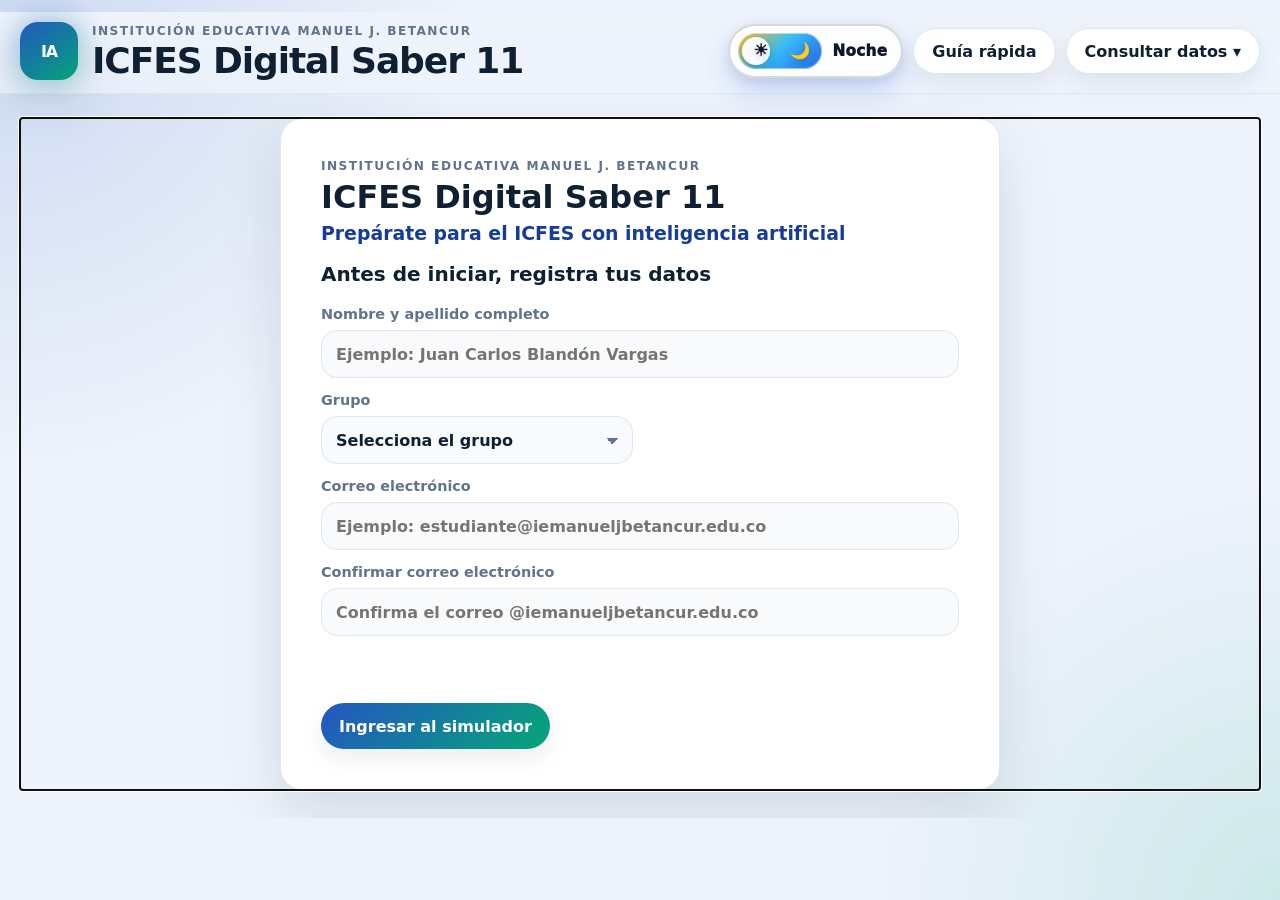
<file: index.html>
<!doctype html>
<html lang="es">
<head>
  <meta charset="utf-8" />
  <meta name="viewport" content="width=device-width, initial-scale=1, viewport-fit=cover" />
  <meta name="theme-color" content="#0c1424" />
  <meta name="mobile-web-app-capable" content="yes" />
  <meta name="apple-mobile-web-app-capable" content="yes" />
  <meta name="apple-mobile-web-app-status-bar-style" content="black-translucent" />
  <title>ICFES Digital Saber 11 · Prepárate con IA</title>
  <meta name="description" content="ICFES Digital Saber 11: simulacro cronometrado con informes individuales para preparar la Prueba Saber 11." />
  <link rel="manifest" href="manifest.webmanifest" />
  <link rel="stylesheet" href="styles.css" />
</head>
<body>
  <div class="app-shell">
    <header class="app-header">
      <div class="brand">
        <div class="brand-mark" aria-hidden="true">IA</div>
        <div>
          <p class="eyebrow">Institución Educativa Manuel J. Betancur</p>
          <h1>ICFES Digital Saber 11</h1>
        </div>
      </div>
      <div class="header-actions">
        <button id="themeBtn" class="theme-toggle-btn" type="button" aria-label="Cambiar tema día o noche"><span class="theme-toggle-track"><span class="theme-toggle-sun">☀️</span><span class="theme-toggle-moon">🌙</span><span class="theme-toggle-knob" aria-hidden="true"></span></span><span class="theme-toggle-label">Noche</span></button>
        <button id="tipsBtn" class="ghost-btn" type="button">Guía rápida</button>
        <div id="consultDataMenu" class="consult-data-menu">
          <button id="consultDataBtn" class="ghost-btn consult-data-btn" type="button" aria-expanded="false" aria-controls="consultDataDropdown">Consultar datos ▾</button>
          <div id="consultDataDropdown" class="consult-data-dropdown hidden" role="menu" aria-label="Opciones de consulta de datos">
            <button type="button" role="menuitem" data-consult-role="student">Estudiantes</button>
            <button type="button" role="menuitem" data-consult-role="teacher">Docentes</button>
            <button type="button" role="menuitem" data-consult-role="admin">Administrador</button>
          </div>
        </div>
        <!-- Accesos de consulta organizados en el botón Consultar datos. -->
        <button id="logoutBtn" class="ghost-btn danger-ghost-btn hidden" type="button">Cerrar sesión</button>
        <button id="homeBtn" class="ghost-btn hidden" type="button">Inicio</button>
      </div>
    </header>

    <main id="app" class="app-main" tabindex="-1"></main>
  </div>

  <template id="session-card-template">
    <article class="session-card">
      <div class="session-card__head">
        <div>
          <p class="eyebrow session-label"></p>
          <h2 class="session-title"></h2>
        </div>
        <span class="pill session-duration"></span>
      </div>
      <p class="session-description"></p>
      <div class="session-stats"></div>
      <div class="table-wrap">
        <table class="structure-table">
          <thead>
            <tr>
              <th>Bloque</th>
              <th>Preguntas</th>
              <th>Área</th>
              <th>Disponibles</th>
            </tr>
          </thead>
          <tbody></tbody>
        </table>
      </div>
      <div class="session-actions"></div>
    </article>
  </template>

  <script src="data/question-bank.js"></script>
  <script src="app.js"></script>
</body>
</html>
</file>
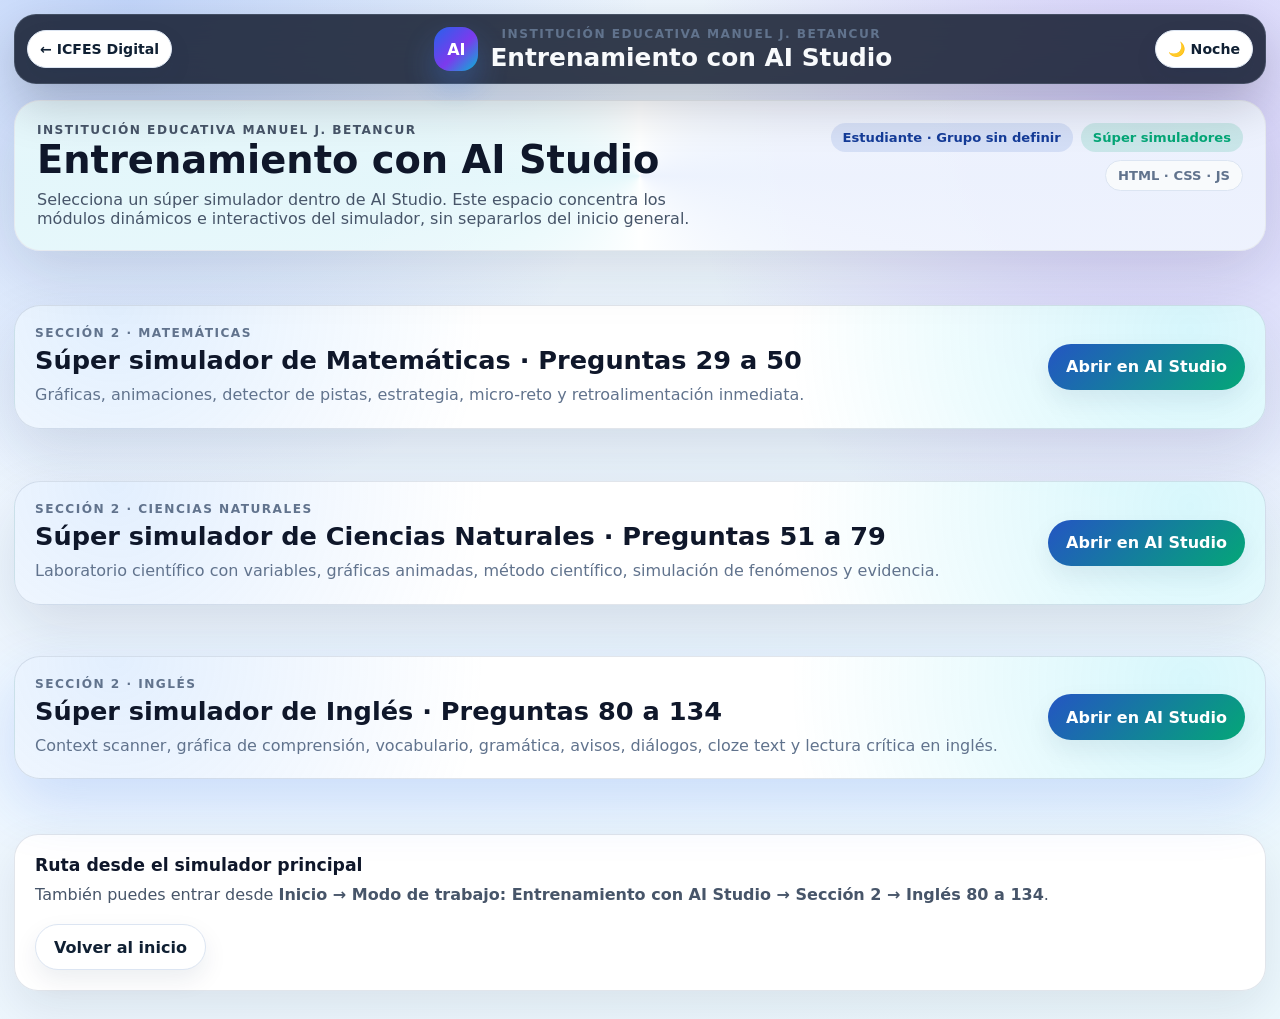
<file: ai-studio-practica.html>
<!doctype html>
<html lang="es">
<head>
  <meta charset="utf-8" />
  <meta name="viewport" content="width=device-width, initial-scale=1, viewport-fit=cover" />
  <meta name="theme-color" content="#0c1424" />
  <title>Entrenamiento con AI Studio · ICFES Digital Saber 11</title>
  <link rel="manifest" href="manifest.webmanifest" />
  <link rel="stylesheet" href="styles.css" />
</head>
<body class="ai-practice-page">
  <div class="mobile-app-shell ai-practice-shell">
    <header class="ai-practice-topbar">
      <a class="ghost-btn compact" id="backToMain" href="index.html">← ICFES Digital</a>
      <div class="ai-practice-brand">
        <span class="ai-badge">AI</span>
        <div>
          <p class="eyebrow">Institución Educativa Manuel J. Betancur</p>
          <h1>Entrenamiento con AI Studio</h1>
        </div>
      </div>
      <div class="ai-top-actions"><button class="ghost-btn compact" type="button" id="aiThemeToggle">🌙 Noche</button></div>
    </header>

    <main id="aiStudioApp" class="ai-practice-main">
      <section class="loading-card">
        <div class="loader-dot"></div>
        <h2>Cargando Entrenamiento con AI Studio...</h2>
        <p>Preparando preguntas, análisis y simulador interactivo.</p>
      </section>
    </main>
  </div>

  <script src="data/question-bank.js"></script>
  <script src="ai-studio-practica.js"></script>
</body>
</html>
</file>
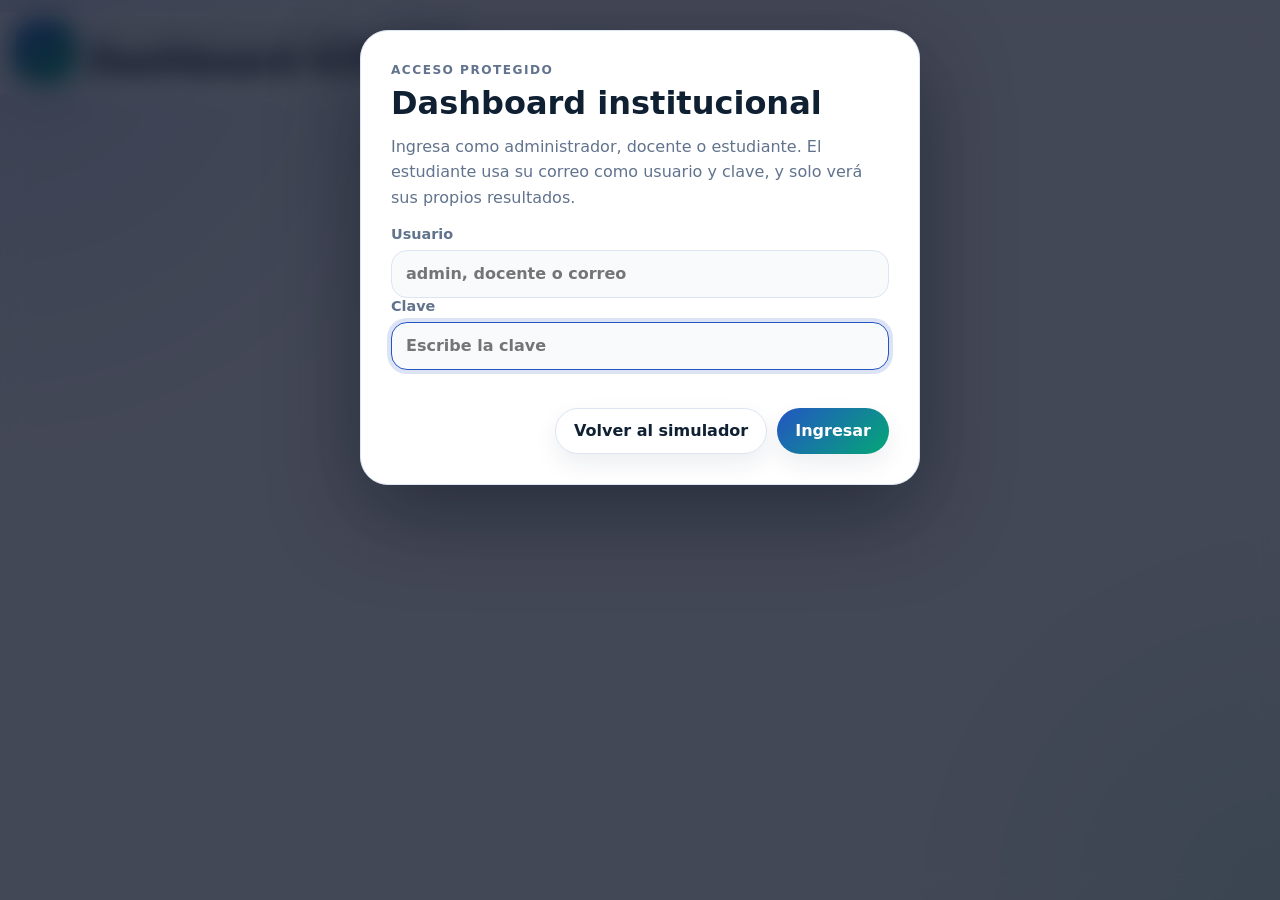
<file: dashboard.html>
<!doctype html>
<html lang="es">
<head>
  <meta charset="utf-8" />
  <meta name="viewport" content="width=device-width, initial-scale=1, viewport-fit=cover" />
  <meta name="theme-color" content="#0c1424" />
  <meta name="mobile-web-app-capable" content="yes" />
  <meta name="apple-mobile-web-app-capable" content="yes" />
  <meta name="apple-mobile-web-app-status-bar-style" content="black-translucent" />
  <title>Dashboard ICFES Saber 11° - I.E. Manuel J. Betancur</title>
  <meta name="description" content="Dashboard institucional para analizar resultados globales, por grupo e individuales de ICFES Digital Saber 11." />
  <link rel="manifest" href="manifest.webmanifest" />
  <link rel="stylesheet" href="styles.css" />
</head>
<body>
  <div class="app-shell dashboard-shell">
    <header class="app-header dashboard-header">
      <div class="brand">
        <div class="brand-mark" aria-hidden="true">IC</div>
        <div>
          <p class="eyebrow">Institución Educativa Manuel J. Betancur</p>
          <h1>Dashboard ICFES Saber 11°</h1>
        </div>
      </div>
      <div class="header-actions dashboard-header-actions">
        <button id="themeBtn" class="icon-btn" type="button" aria-label="Cambiar tema">🌙</button>
        <button id="refreshDashboardBtn" class="ghost-btn" type="button">Actualizar datos</button>
        <button id="printDashboardBtn" class="ghost-btn" type="button">Exportar PDF</button>
        <button id="resendResultsBtn" class="ghost-btn" type="button">Reenviar resultados</button>
        <button id="deleteSheetDataBtn" class="danger-btn" type="button">Borrar datos Sheets</button>
        <a class="ghost-btn header-link" href="index.html">Volver al simulador</a>
      </div>
    </header>

    <main class="dashboard-main" id="dashboardApp">
      <section class="dashboard-hero">
        <div>
          <p class="eyebrow">Informe general tipo ICFES</p>
          <h2>Análisis institucional de resultados</h2>
          <p>Consulta el comportamiento global, por grupo e individual de los estudiantes de grado 11°, con indicadores de desempeño, áreas por reforzar, preguntas críticas y recomendaciones pedagógicas para la Institución Educativa Manuel J. Betancur.</p>
        </div>
        <div class="dashboard-status" id="dashboardStatus" role="status">Conectando con Google Sheets...</div>
      </section>

      <section class="dashboard-filters" aria-label="Filtros del dashboard">
        <label class="field">
          <span>Grupo</span>
          <select id="filterGroup">
            <option value="">Todos los grupos</option>
          </select>
        </label>
        <label class="field">
          <span>Sección</span>
          <select id="filterSection">
            <option value="">Todas las secciones</option>
            <option value="1">Sección 1</option>
            <option value="2">Sección 2</option>
          </select>
        </label>
        <label class="field">
          <span>Asignatura</span>
          <select id="filterArea">
            <option value="">Todas las asignaturas</option>
          </select>
        </label>
        <label class="field">
          <span>Estudiante</span>
          <select id="filterStudent">
            <option value="">Todos los estudiantes</option>
          </select>
        </label>
        <label class="field date-field">
          <span>Desde</span>
          <input id="filterFrom" class="calendar-date-input" type="date" inputmode="none" autocomplete="off" title="Selecciona la fecha desde el calendario" aria-label="Seleccionar fecha desde" />
          <small class="date-picker-hint">Seleccionar en calendario</small>
        </label>
        <label class="field date-field">
          <span>Hasta</span>
          <input id="filterTo" class="calendar-date-input" type="date" inputmode="none" autocomplete="off" title="Selecciona la fecha desde el calendario" aria-label="Seleccionar fecha hasta" />
          <small class="date-picker-hint">Seleccionar en calendario</small>
        </label>
        <div class="dashboard-filter-actions">
          <button id="clearFiltersBtn" class="secondary-btn" type="button">Limpiar filtros</button>
          <a id="openSheetsBtn" class="secondary-btn header-link hidden" target="_blank" rel="noopener noreferrer">Abrir Google Sheets</a>
        </div>
      </section>

      <section id="kpiGrid" class="dashboard-kpi-grid" aria-label="Indicadores principales"></section>

      <section class="dashboard-grid-two">
        <article class="dashboard-card">
          <div class="dashboard-card-head">
            <div>
              <p class="eyebrow">Comparativo por grupo</p>
              <h3>Promedio de acierto</h3>
            </div>
          </div>
          <div id="groupChart" class="dashboard-chart"></div>
        </article>

        <article class="dashboard-card">
          <div class="dashboard-card-head">
            <div>
              <p class="eyebrow">Nivel de desempeño</p>
              <h3>Distribución institucional</h3>
            </div>
          </div>
          <div id="levelChart" class="dashboard-chart"></div>
        </article>
      </section>

      <section class="dashboard-grid-two">
        <article class="dashboard-card">
          <div class="dashboard-card-head">
            <div>
              <p class="eyebrow">Desempeño por área</p>
              <h3>Fortalezas y prioridades</h3>
            </div>
          </div>
          <div id="areaChart" class="dashboard-chart"></div>
        </article>

        <article class="dashboard-card">
          <div class="dashboard-card-head">
            <div>
              <p class="eyebrow">Preguntas críticas</p>
              <h3>Mayor porcentaje de error</h3>
            </div>
          </div>
          <div id="questionChart" class="dashboard-chart"></div>
        </article>
      </section>

      <section class="dashboard-card" id="recommendationsPanel">
        <div class="dashboard-card-head">
          <div>
            <p class="eyebrow">Lectura pedagógica</p>
            <h3>Recomendaciones automáticas</h3>
          </div>
        </div>
        <div id="recommendationsList" class="recommendations-list"></div>
      </section>



      <section class="dashboard-card teacher-report-card" id="teacherReportPanel">
        <div class="dashboard-card-head">
          <div>
            <p class="eyebrow">Sección docentes</p>
            <h3>Informe general y por grupos de cada materia</h3>
            <p class="dashboard-card-subtitle">Identifica áreas, grupos y temas críticos para profundizar en clase.</p>
          </div>
          <button id="teacherReportPdfBtn" class="secondary-btn" type="button">Descargar informe docente PDF</button>
        </div>
        <div id="teacherReportContent" class="teacher-report-content"></div>
      </section>

      <section class="dashboard-card student-personal-report-card hidden" id="studentPersonalReportPanel">
        <div class="dashboard-card-head">
          <div>
            <p class="eyebrow">Sección estudiantes</p>
            <h3>Mi informe personalizado</h3>
            <p class="dashboard-card-subtitle">Consulta tu lectura general y las recomendaciones particulares por asignatura.</p>
          </div>
          <button id="studentPersonalReportPdfBtn" class="secondary-btn" type="button">Descargar mi informe PDF</button>
        </div>
        <div id="studentPersonalReportContent" class="student-personal-report-content"></div>
      </section>

      <section class="dashboard-card">
        <div class="dashboard-card-head">
          <div>
            <p class="eyebrow">Ranking y seguimiento</p>
            <h3>Resultados individuales</h3>
          </div>
        </div>
        <div class="table-wrap dashboard-table-wrap">
          <table class="structure-table dashboard-table">
            <thead>
              <tr>
                <th>Grupo</th>
                <th>Estudiante</th>
                <th>Intentos</th>
                <th>Último %</th>
                <th>Promedio %</th>
                <th>Nivel</th>
                <th>Áreas por reforzar</th>
                <th>PDF</th>
              </tr>
            </thead>
            <tbody id="studentTableBody"></tbody>
          </table>
        </div>
      </section>

      <section class="dashboard-card individual-panel hidden" id="individualPanel">
        <div class="dashboard-card-head">
          <div>
            <p class="eyebrow">Informe individual</p>
            <h3 id="individualTitle">Estudiante seleccionado</h3>
          </div>
        </div>
        <div id="individualContent"></div>
      </section>
    </main>
  </div>

  <script src="dashboard.js"></script>
</body>
</html>
</file>
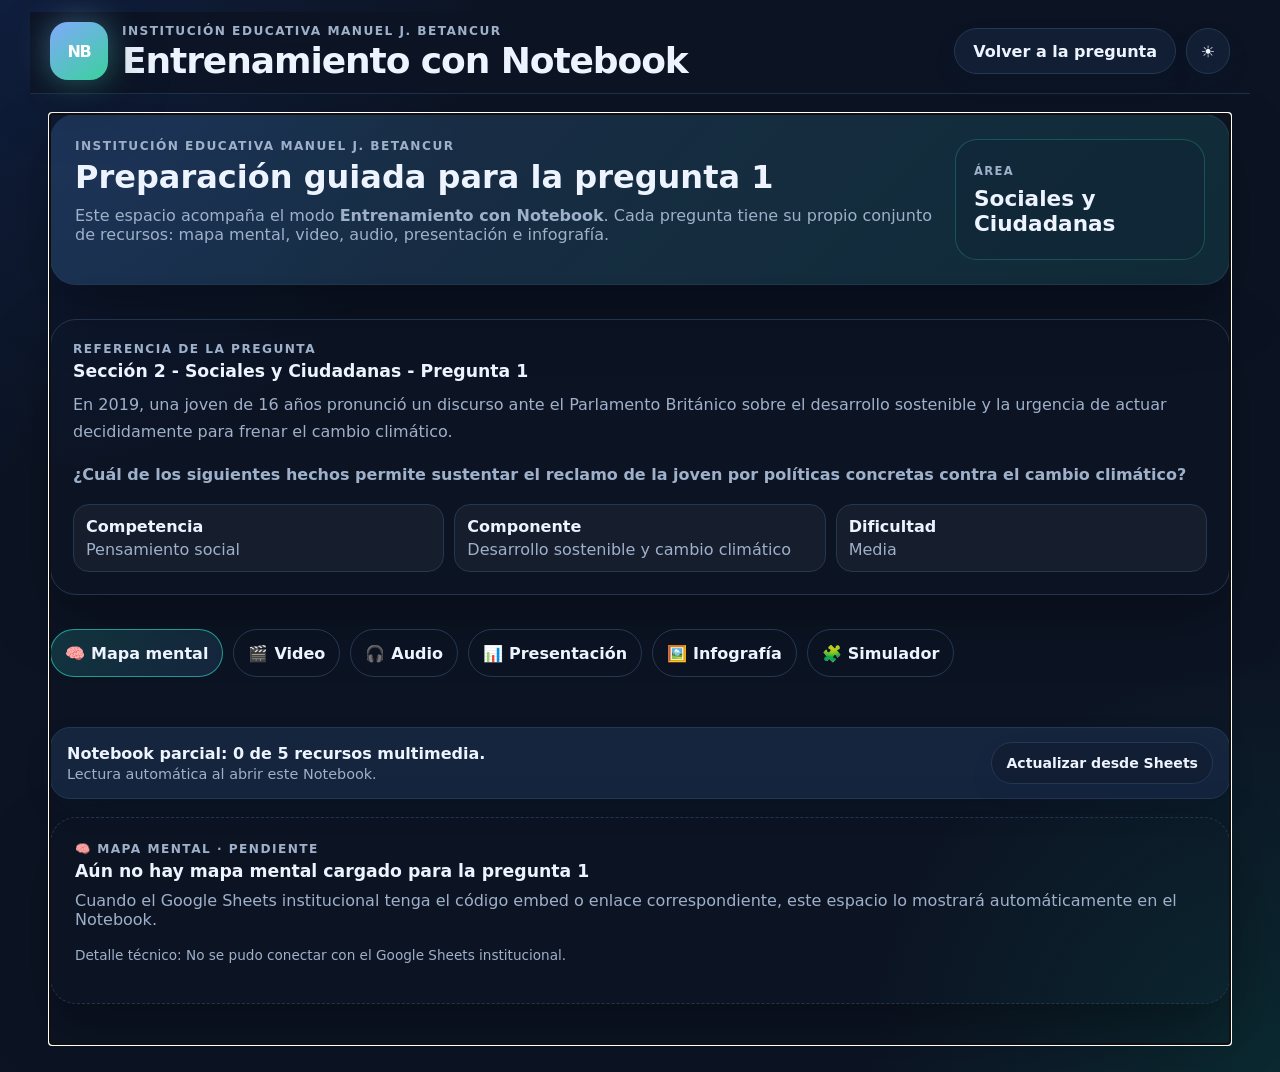
<file: notebook-siteslesson.html>
<!doctype html>
<html lang="es">
<head><meta charset="utf-8"><meta name="viewport" content="width=device-width, initial-scale=1"><title>Notebook</title></head>
<body><script>window.location.replace('notebook.html' + window.location.search + window.location.hash);</script></body>
</html>
</file>
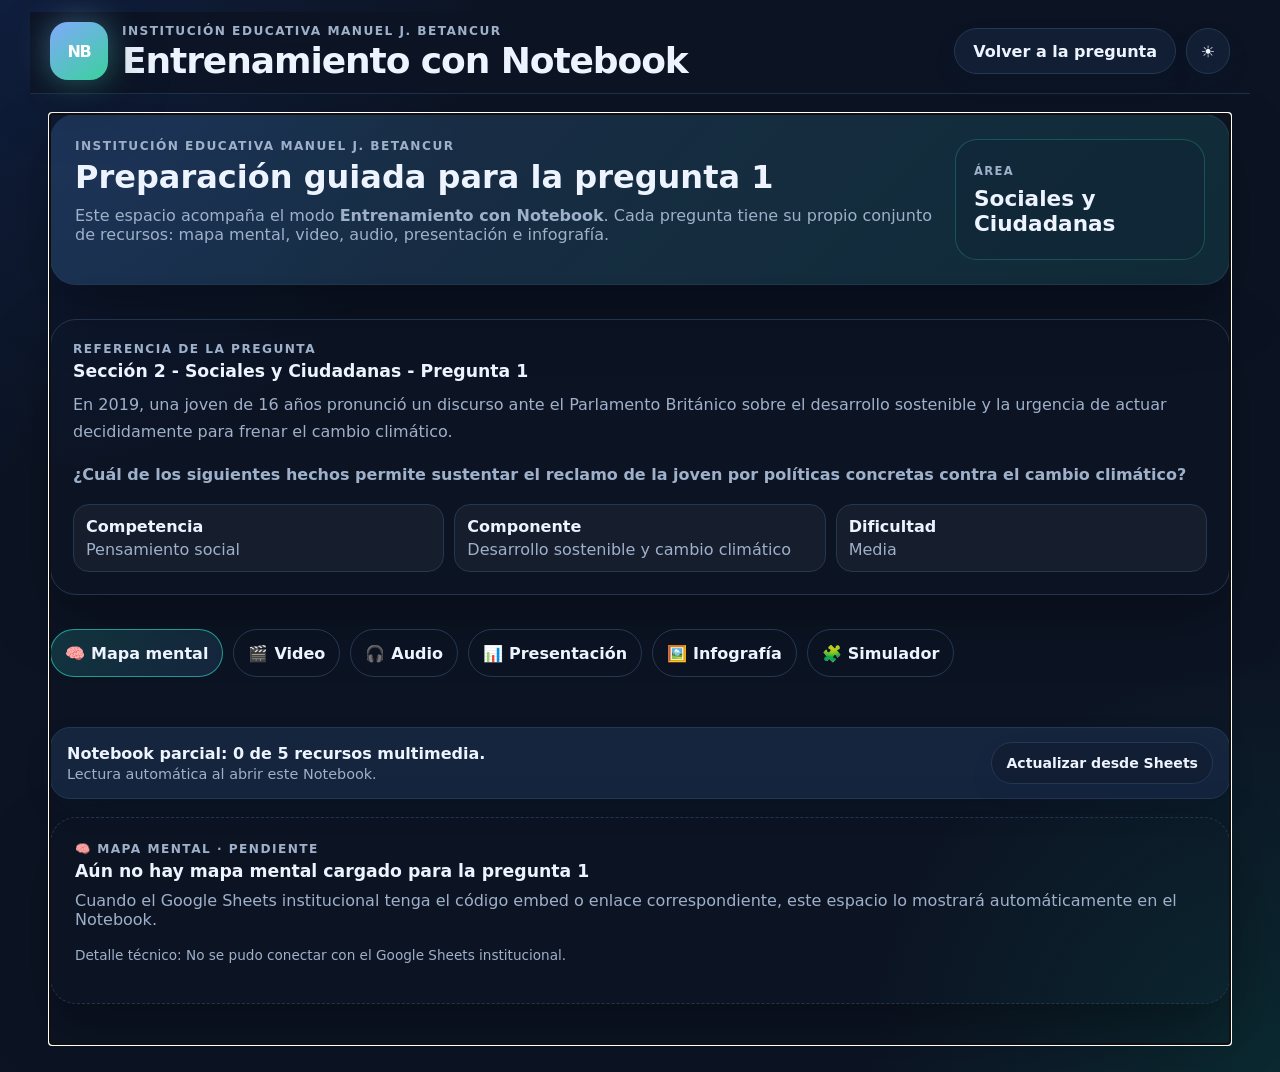
<file: notebook.html>
<!doctype html>
<html lang="es">
<head>
  <meta charset="utf-8" />
  <meta name="viewport" content="width=device-width, initial-scale=1, viewport-fit=cover" />
  <meta name="theme-color" content="#0c1424" />
  <meta name="mobile-web-app-capable" content="yes" />
  <meta name="apple-mobile-web-app-capable" content="yes" />
  <meta name="apple-mobile-web-app-status-bar-style" content="black-translucent" />
  <title>Entrenamiento con Notebook · ICFES Digital Saber 11</title>
  <meta name="description" content="Entrenamiento con Notebook para preparar cada pregunta de ICFES Digital Saber 11." />
  <link rel="manifest" href="manifest.webmanifest" />
  <link rel="stylesheet" href="styles.css" />
</head>
<body>
  <div class="app-shell notebook-shell">
    <header class="app-header notebook-header">
      <div class="brand">
        <div class="brand-mark" aria-hidden="true">NB</div>
        <div>
          <p class="eyebrow">Institución Educativa Manuel J. Betancur</p>
          <h1>Entrenamiento con Notebook</h1>
        </div>
      </div>
      <div class="header-actions">
        <a class="ghost-btn header-link" id="returnQuestionHeaderBtn" href="index.html?volverPregunta=1">Volver a la pregunta</a>
        <button id="themeBtn" class="icon-btn" type="button" aria-label="Cambiar tema">🌙</button>
      </div>
    </header>

    <main id="notebookApp" class="app-main" tabindex="-1"></main>
  </div>

  <script src="data/question-bank.js"></script>
  <script src="notebook.js"></script>
</body>
</html>
</file>
<file: styles.css>
:root {
  --bg: #eef3fb;
  --panel: #ffffff;
  --panel-2: #f8fafc;
  --text: #102033;
  --muted: #61738d;
  --line: #dce5f2;
  --primary: #2455c3;
  --primary-2: #153c99;
  --accent: #04a777;
  --warning: #f59e0b;
  --danger: #d94f4f;
  --shadow: 0 24px 60px rgba(17, 36, 75, 0.12);
  --shadow-soft: 0 16px 42px rgba(17, 36, 75, 0.10);
  --radius: 22px;
  --radius-sm: 14px;
}

[data-theme="dark"] {
  --bg: #0c1424;
  --panel: #111e33;
  --panel-2: #162640;
  --text: #edf4ff;
  --muted: #9fb0ca;
  --line: #243852;
  --primary: #84a8ff;
  --primary-2: #b9ccff;
  --accent: #37d399;
  --warning: #fbbf24;
  --danger: #f87171;
  --shadow: 0 24px 60px rgba(0, 0, 0, 0.35);
}

* { box-sizing: border-box; }

html { scroll-behavior: smooth; }

body {
  margin: 0;
  min-height: 100vh;
  font-family: Inter, ui-sans-serif, system-ui, -apple-system, BlinkMacSystemFont, "Segoe UI", sans-serif;
  color: var(--text);
  background:
    radial-gradient(circle at top left, rgba(36, 85, 195, 0.16), transparent 30rem),
    radial-gradient(circle at bottom right, rgba(4, 167, 119, 0.14), transparent 26rem),
    var(--bg);
}

button, input, select, textarea { font: inherit; }

button { cursor: pointer; }

button:disabled {
  cursor: not-allowed;
  opacity: 0.55;
}

.app-shell {
  width: min(1240px, calc(100% - 32px));
  margin: 0 auto;
  padding: 24px 0 48px;
}

.app-header {
  display: flex;
  align-items: center;
  justify-content: space-between;
  gap: 18px;
  margin-bottom: 24px;
}

.brand {
  display: flex;
  align-items: center;
  gap: 14px;
}

.brand-mark {
  width: 58px;
  height: 58px;
  border-radius: 18px;
  display: grid;
  place-items: center;
  background: linear-gradient(145deg, var(--primary), var(--accent));
  color: #fff;
  font-weight: 900;
  letter-spacing: -0.08em;
  box-shadow: var(--shadow);
}

h1, h2, h3, p { margin-top: 0; }

h1 {
  margin-bottom: 0;
  font-size: clamp(1.55rem, 3.5vw, 2.25rem);
  line-height: 1;
}

h2 { font-size: clamp(1.35rem, 3vw, 2rem); }

h3 { font-size: 1.08rem; }

.eyebrow {
  margin-bottom: 5px;
  color: var(--muted);
  font-size: 0.76rem;
  text-transform: uppercase;
  letter-spacing: 0.12em;
  font-weight: 800;
}

.header-actions {
  display: flex;
  gap: 10px;
  align-items: center;
}

.icon-btn,
.ghost-btn,
.primary-btn,
.secondary-btn,
.danger-btn,
.tiny-btn,
.nav-btn,
.area-btn {
  border: 0;
  border-radius: 999px;
  min-height: 42px;
  padding: 0 18px;
  font-weight: 800;
  transition: transform 0.15s ease, box-shadow 0.15s ease, background 0.15s ease;
}

.icon-btn:hover,
.ghost-btn:hover,
.primary-btn:hover,
.secondary-btn:hover,
.danger-btn:hover,
.tiny-btn:hover,
.nav-btn:hover,
.area-btn:hover { transform: translateY(-1px); }

.icon-btn {
  width: 44px;
  padding: 0;
  background: var(--panel);
  color: var(--text);
  border: 1px solid var(--line);
  box-shadow: 0 10px 25px rgba(12, 20, 36, 0.08);
}

.ghost-btn, .secondary-btn, .tiny-btn {
  background: var(--panel);
  color: var(--text);
  border: 1px solid var(--line);
}

.primary-btn {
  background: var(--primary);
  color: #fff;
  box-shadow: 0 14px 35px rgba(36, 85, 195, 0.25);
}

.danger-btn {
  background: var(--danger);
  color: #fff;
}

.tiny-btn {
  min-height: 32px;
  padding: 0 12px;
  font-size: 0.82rem;
}

.hidden { display: none !important; }

.app-main {
  display: grid;
  gap: 18px;
}

.hero {
  background: linear-gradient(135deg, rgba(36, 85, 195, 0.96), rgba(4, 167, 119, 0.9));
  color: #fff;
  border-radius: var(--radius);
  padding: clamp(22px, 5vw, 42px);
  box-shadow: var(--shadow);
  overflow: hidden;
  position: relative;
}

.hero::after {
  content: "";
  position: absolute;
  inset: auto -80px -120px auto;
  width: 320px;
  height: 320px;
  border-radius: 50%;
  background: rgba(255, 255, 255, 0.16);
}

.hero > * { position: relative; z-index: 1; }

.hero h2 {
  margin-bottom: 12px;
  max-width: 780px;
}

.hero p {
  max-width: 860px;
  color: rgba(255, 255, 255, 0.88);
  line-height: 1.7;
}

.hero-grid {
  display: grid;
  grid-template-columns: repeat(4, minmax(0, 1fr));
  gap: 12px;
  margin-top: 24px;
}

.stat {
  background: rgba(255, 255, 255, 0.14);
  border: 1px solid rgba(255, 255, 255, 0.22);
  border-radius: 18px;
  padding: 16px;
  backdrop-filter: blur(8px);
}

.stat strong {
  display: block;
  font-size: 1.5rem;
}

.stat span {
  display: block;
  color: rgba(255, 255, 255, 0.8);
  font-size: 0.88rem;
}

.config-bar {
  display: grid;
  grid-template-columns: 1fr auto;
  gap: 14px;
  align-items: center;
  background: var(--panel);
  border: 1px solid var(--line);
  border-radius: var(--radius);
  padding: 18px;
  box-shadow: 0 12px 35px rgba(17, 36, 75, 0.08);
}

.mode-control {
  display: flex;
  gap: 10px;
  flex-wrap: wrap;
}

.mode-option {
  display: inline-flex;
  align-items: center;
  gap: 8px;
  padding: 10px 12px;
  border: 1px solid var(--line);
  border-radius: 999px;
  background: var(--panel-2);
  color: var(--muted);
  font-weight: 750;
}

.mode-option input { accent-color: var(--primary); }

.session-grid {
  display: grid;
  grid-template-columns: 1fr;
  gap: 18px;
}

.session-card,
.panel {
  background: var(--panel);
  border: 1px solid var(--line);
  border-radius: var(--radius);
  box-shadow: 0 18px 45px rgba(17, 36, 75, 0.09);
}

.session-card { padding: clamp(18px, 3vw, 26px); }

.session-card__head,
.exam-top,
.result-top,
.question-head {
  display: flex;
  justify-content: space-between;
  align-items: flex-start;
  gap: 16px;
}

.session-title { margin-bottom: 0; }

.session-description {
  color: var(--muted);
  line-height: 1.65;
  margin: 14px 0;
}

.pill {
  display: inline-flex;
  align-items: center;
  justify-content: center;
  gap: 6px;
  border-radius: 999px;
  padding: 7px 12px;
  background: color-mix(in srgb, var(--primary), transparent 88%);
  color: var(--primary-2);
  font-weight: 900;
  font-size: 0.82rem;
  white-space: nowrap;
}

.pill.success { background: color-mix(in srgb, var(--accent), transparent 85%); color: var(--accent); }
.pill.warning { background: color-mix(in srgb, var(--warning), transparent 83%); color: var(--warning); }
.pill.muted { background: var(--panel-2); color: var(--muted); border: 1px solid var(--line); }

.session-stats {
  display: flex;
  gap: 8px;
  flex-wrap: wrap;
  margin: 16px 0;
}

.table-wrap {
  width: 100%;
  overflow-x: auto;
  border: 1px solid var(--line);
  border-radius: 16px;
}

.structure-table,
.data-table {
  width: 100%;
  border-collapse: collapse;
  min-width: 720px;
}

.structure-table th,
.structure-table td,
.data-table th,
.data-table td {
  padding: 13px 14px;
  text-align: left;
  border-bottom: 1px solid var(--line);
  vertical-align: middle;
}

.structure-table th,
.data-table th {
  background: var(--panel-2);
  color: var(--muted);
  font-size: 0.78rem;
  text-transform: uppercase;
  letter-spacing: 0.08em;
}

.structure-table tr:last-child td,
.data-table tr:last-child td { border-bottom: 0; }

.row-actions {
  display: flex;
  gap: 8px;
  flex-wrap: wrap;
}

.session-actions {
  display: flex;
  gap: 10px;
  flex-wrap: wrap;
  margin-top: 16px;
}

.primary-btn,
.secondary-btn,
.danger-btn,
.ghost-btn,
.tiny-btn {
  display: inline-flex;
  align-items: center;
  justify-content: center;
  text-decoration: none;
  cursor: pointer;
}

.report-actions {
  align-items: center;
}

.send-report-btn {
  gap: 8px;
}

.exam-layout {
  display: grid;
  grid-template-columns: minmax(0, 1fr) 320px;
  gap: 18px;
  align-items: start;
}

.exam-main,
.exam-side,
.results-panel {
  background: var(--panel);
  border: 1px solid var(--line);
  border-radius: var(--radius);
  box-shadow: 0 18px 45px rgba(17, 36, 75, 0.09);
}

.exam-main { overflow: hidden; }

.exam-top {
  padding: 18px;
  border-bottom: 1px solid var(--line);
  background: var(--panel-2);
}

.exam-title { margin-bottom: 5px; }

.exam-meta {
  display: flex;
  gap: 8px;
  flex-wrap: wrap;
}

.timer-box {
  display: grid;
  gap: 2px;
  text-align: right;
}

.timer {
  font-variant-numeric: tabular-nums;
  font-size: clamp(1.3rem, 3vw, 1.8rem);
  font-weight: 950;
  color: var(--primary-2);
}

.timer-label { color: var(--muted); font-size: 0.82rem; }

.progress-wrap {
  padding: 0 18px 18px;
  background: var(--panel-2);
}

.progress-text {
  display: flex;
  justify-content: space-between;
  color: var(--muted);
  font-size: 0.86rem;
  margin-bottom: 8px;
}

.progress-bar {
  height: 10px;
  background: color-mix(in srgb, var(--primary), transparent 88%);
  border-radius: 99px;
  overflow: hidden;
}

.progress-bar span {
  display: block;
  height: 100%;
  width: 0;
  background: linear-gradient(90deg, var(--primary), var(--accent));
  border-radius: inherit;
}

.question-card { padding: clamp(18px, 3vw, 28px); }

.question-head { margin-bottom: 18px; }

.question-title { margin-bottom: 6px; }

.question-text {
  font-size: clamp(1rem, 2vw, 1.08rem);
  line-height: 1.75;
  margin-bottom: 18px;
}

.question-resource {
  margin: 18px 0 22px;
}

.data-table {
  min-width: min(100%, 420px);
  max-width: 480px;
  margin: 0 auto;
}

.data-table th,
.data-table td { text-align: center; }

.prompt {
  font-weight: 850;
  margin: 20px 0;
}

.options {
  display: grid;
  gap: 10px;
  margin: 18px 0 24px;
}

.option {
  display: grid;
  grid-template-columns: 42px 1fr;
  align-items: center;
  gap: 10px;
  width: 100%;
  border: 1px solid var(--line);
  border-radius: 16px;
  padding: 12px;
  background: var(--panel-2);
  color: var(--text);
  text-align: left;
  font-weight: 750;
}

.option-letter {
  width: 42px;
  height: 42px;
  border-radius: 14px;
  display: grid;
  place-items: center;
  background: var(--panel);
  color: var(--primary-2);
  border: 1px solid var(--line);
  font-weight: 950;
}


.option-rich {
  width: 100%;
  overflow-x: auto;
}

.option-rich .data-table,
.option-rich .option-table {
  min-width: 260px;
  max-width: 100%;
  margin: 0;
}

.option-rich .data-table th,
.option-rich .data-table td {
  font-weight: 700;
}

.option.selected {
  border-color: var(--primary);
  box-shadow: 0 0 0 4px color-mix(in srgb, var(--primary), transparent 86%);
}

.option.correct { border-color: var(--accent); background: color-mix(in srgb, var(--accent), transparent 90%); }
.option.incorrect { border-color: var(--danger); background: color-mix(in srgb, var(--danger), transparent 91%); }

.feedback {
  border-radius: 18px;
  padding: 14px 16px;
  background: color-mix(in srgb, var(--accent), transparent 90%);
  border: 1px solid color-mix(in srgb, var(--accent), transparent 60%);
  line-height: 1.6;
  margin: 16px 0 22px;
}

.feedback strong { color: var(--accent); }


.procedure-card {
  background: var(--panel-2);
  border: 1px solid var(--line);
  border-radius: 18px;
  padding: 16px 18px;
  line-height: 1.75;
}

.procedure-card p {
  margin: 0 0 10px;
}

.procedure-card p:last-child {
  margin-bottom: 0;
}

.question-actions,
.bottom-actions {
  display: flex;
  align-items: center;
  justify-content: space-between;
  gap: 12px;
  flex-wrap: wrap;
}

.nav-group {
  display: flex;
  gap: 10px;
  flex-wrap: wrap;
}

.exam-side {
  padding: 18px;
  position: sticky;
  top: 18px;
}

.side-title {
  margin-bottom: 12px;
}

.legend {
  display: grid;
  gap: 8px;
  margin-bottom: 16px;
  color: var(--muted);
  font-size: 0.86rem;
}

.legend span { display: inline-flex; align-items: center; gap: 8px; }
.legend i {
  width: 12px;
  height: 12px;
  border-radius: 4px;
  display: inline-block;
  background: var(--line);
}
.legend .answered i { background: var(--accent); }
.legend .notebook-ready i { background: linear-gradient(135deg, #2563eb, #22d3ee); border: 1px solid rgba(125, 211, 252, 0.8); }
.legend .marked i { background: var(--warning); }
.legend .pending i { background: var(--panel-2); border: 1px solid var(--line); }
.legend .missing i { background: repeating-linear-gradient(45deg, var(--line), var(--line) 3px, transparent 3px, transparent 6px); }

.question-grid {
  display: grid;
  grid-template-columns: repeat(5, 1fr);
  gap: 8px;
  max-height: 55vh;
  overflow-y: auto;
  padding-right: 4px;
}

.q-dot {
  min-width: 0;
  width: 100%;
  height: 42px;
  border: 1px solid var(--line);
  border-radius: 12px;
  background: var(--panel-2);
  color: var(--text);
  font-weight: 900;
}

.q-dot.active { outline: 3px solid color-mix(in srgb, var(--primary), transparent 72%); border-color: var(--primary); }
.q-dot.answered { background: color-mix(in srgb, var(--accent), transparent 82%); border-color: color-mix(in srgb, var(--accent), transparent 45%); }
.q-dot.notebook-ready {
  position: relative;
  background: linear-gradient(135deg, #1d4ed8 0%, #0891b2 58%, #22c55e 100%);
  border-color: rgba(125, 211, 252, 0.95);
  color: #ffffff;
  box-shadow: 0 0 0 1px rgba(125, 211, 252, 0.28), 0 10px 24px rgba(8, 145, 178, 0.2);
}
.q-dot.notebook-ready::after {
  content: "✓";
  position: absolute;
  top: 4px;
  right: 6px;
  width: 16px;
  height: 16px;
  border-radius: 999px;
  display: grid;
  place-items: center;
  background: rgba(255, 255, 255, 0.94);
  color: #065f46;
  font-size: 0.72rem;
  font-weight: 1000;
  line-height: 1;
}
.q-dot.notebook-ready.active {
  outline: 4px solid rgba(251, 191, 36, 0.38);
  border-color: #fbbf24;
}
.q-dot.notebook-ready.answered {
  box-shadow: inset 0 -5px 0 rgba(52, 211, 153, 0.92), 0 0 0 1px rgba(125, 211, 252, 0.28), 0 10px 24px rgba(8, 145, 178, 0.2);
}
.q-dot.marked { box-shadow: inset 0 -4px 0 var(--warning); }
.q-dot.notebook-ready.marked { box-shadow: inset 0 -5px 0 var(--warning), 0 0 0 1px rgba(125, 211, 252, 0.28), 0 10px 24px rgba(8, 145, 178, 0.2); }
.q-dot.missing {
  background: repeating-linear-gradient(45deg, var(--panel-2), var(--panel-2) 5px, color-mix(in srgb, var(--line), transparent 30%) 5px, color-mix(in srgb, var(--line), transparent 30%) 10px);
  color: var(--muted);
}

.side-note {
  margin: 16px 0 0;
  padding: 12px;
  border-radius: 14px;
  background: var(--panel-2);
  color: var(--muted);
  font-size: 0.88rem;
  line-height: 1.55;
}

.empty-state {
  background: var(--panel);
  border: 1px solid var(--line);
  border-radius: var(--radius);
  box-shadow: var(--shadow);
  padding: clamp(22px, 5vw, 42px);
  text-align: center;
}

.empty-state p { color: var(--muted); line-height: 1.65; }

.results-panel { padding: clamp(18px, 3vw, 28px); }

.result-grid {
  display: grid;
  grid-template-columns: repeat(auto-fit, minmax(160px, 1fr));
  gap: 12px;
  margin: 18px 0;
}

.result-card {
  background: var(--panel-2);
  border: 1px solid var(--line);
  border-radius: 18px;
  padding: 16px;
}

.result-card strong {
  font-size: 1.7rem;
  display: block;
  color: var(--primary-2);
}

.result-card span { color: var(--muted); font-size: 0.9rem; }

.level-card strong { font-size: 1rem; line-height: 1.25; }

.review-list {
  display: grid;
  gap: 10px;
  margin-top: 20px;
}

.review-item {
  border: 1px solid var(--line);
  border-radius: 16px;
  background: var(--panel-2);
  padding: 14px;
}

.review-item p { margin-bottom: 8px; color: var(--muted); }

.footer-note {
  color: var(--muted);
  font-size: 0.85rem;
  line-height: 1.5;
}

.tips-section {
  margin: 20px 0 24px;
  background: var(--panel);
  border: 1px solid var(--line);
  border-radius: var(--radius);
  box-shadow: var(--shadow);
  padding: clamp(18px, 3vw, 28px);
}

.tips-header {
  display: flex;
  align-items: flex-start;
  justify-content: space-between;
  gap: 14px;
  margin-bottom: 18px;
}

.tips-header h2 { margin: 0; font-size: clamp(1.7rem, 3vw, 2.35rem); }

.tips-content {
  display: grid;
  gap: 18px;
}

.tip-card {
  background: var(--panel-2);
  border: 1px solid var(--line);
  border-radius: 20px;
  padding: clamp(16px, 2.5vw, 24px);
}

.tip-card h3 {
  margin: 0 0 14px;
  color: var(--primary-2);
  font-size: clamp(1.25rem, 2.1vw, 1.55rem);
}

.tip-card h4 {
  margin: 18px 0 8px;
  font-size: 1.03rem;
}

.tip-card p {
  margin: 8px 0;
  color: var(--muted);
  line-height: 1.65;
}

.tip-card ul {
  margin: 8px 0 14px 20px;
  padding: 0;
  color: var(--text);
  line-height: 1.62;
}

.tips-table-wrap { margin: 10px 0 14px; }

.tip-note {
  border-left: 4px solid var(--accent);
  padding: 10px 12px;
  background: color-mix(in srgb, var(--accent), transparent 91%);
  border-radius: 0 12px 12px 0;
}

.tips-area-grid {
  display: grid;
  grid-template-columns: repeat(2, minmax(0, 1fr));
  gap: 14px;
}

.tips-area-grid section {
  background: var(--panel);
  border: 1px solid var(--line);
  border-radius: 16px;
  padding: 14px;
}

@media (max-width: 980px) {
  .hero-grid,
  .result-grid,
  .tips-area-grid { grid-template-columns: repeat(2, minmax(0, 1fr)); }
  .exam-layout { grid-template-columns: 1fr; }
  .exam-side { position: static; }
  .question-grid { grid-template-columns: repeat(8, 1fr); max-height: none; }
}

@media (max-width: 680px) {
  .app-shell { width: min(100% - 18px, 1240px); padding-top: 12px; }
  .app-header { align-items: flex-start; }
  .brand-mark { width: 48px; height: 48px; border-radius: 14px; }
  .config-bar { grid-template-columns: 1fr; }
  .hero-grid,
  .result-grid,
  .tips-area-grid { grid-template-columns: 1fr; }
  .session-card__head,
  .exam-top,
  .result-top,
  .question-head { flex-direction: column; }
  .timer-box { text-align: left; }
  .question-grid { grid-template-columns: repeat(5, 1fr); }
  .option { grid-template-columns: 38px 1fr; }
  .option-letter { width: 38px; height: 38px; }
}

/* Recursos específicos para preguntas tipo ICFES con tablas y fórmulas */
.icfes-fare-card {
  display: grid;
  gap: 16px;
  line-height: 1.65;
}

.icfes-fare-card p {
  margin: 0;
}

.icfes-table-wrap {
  max-width: 760px;
  margin: 0 auto;
}

.fare-table {
  max-width: 760px;
  min-width: 620px;
  font-size: 0.96rem;
}

.fare-table th,
.fare-table td {
  border: 1px solid var(--line);
  padding: 14px 16px;
  text-align: center;
}

.fare-table tbody th {
  background: var(--panel-2);
  color: var(--text);
  text-transform: none;
  letter-spacing: 0;
  font-size: 0.95rem;
}

.formula-box {
  width: min(100%, 720px);
  margin: 2px auto;
  display: grid;
  grid-template-columns: auto auto 1fr;
  align-items: center;
  gap: 14px;
  padding: 16px 18px;
  border-radius: 18px;
  border: 1px solid var(--line);
  background: var(--panel-2);
  font-weight: 900;
  overflow-x: auto;
}

.formula-box strong {
  color: var(--primary-2);
  font-size: 1.35rem;
}

@media (max-width: 720px) {
  .formula-box {
    grid-template-columns: 1fr;
    gap: 6px;
  }
}

/* Pregunta 3: diagrama de Venn y tabla de efectos secundarios */
.icfes-venn-card {
  display: grid;
  gap: 16px;
  line-height: 1.65;
}

.icfes-venn-card p {
  margin: 0;
}

.venn-figure {
  margin: 0 auto;
  width: min(100%, 760px);
  overflow-x: auto;
}

.venn-svg {
  width: 100%;
  min-width: 520px;
  color: var(--text);
  background: var(--panel);
  border-radius: 16px;
}

.venn-circle {
  fill: rgba(36, 85, 195, 0.08);
  stroke: currentColor;
  stroke-width: 3;
}

.venn-line {
  stroke: currentColor;
  stroke-width: 2;
  fill: none;
}

.venn-label {
  font-size: 17px;
  font-weight: 800;
  fill: currentColor;
}

.venn-label.right {
  text-anchor: end;
}

.venn-number {
  font-size: 24px;
  font-weight: 900;
  fill: currentColor;
  text-anchor: middle;
  dominant-baseline: central;
}

.venn-caption {
  font-size: 30px;
  font-weight: 950;
  fill: currentColor;
}

.symptoms-table {
  max-width: 720px;
  min-width: 520px;
  margin: 0 auto;
  font-size: 0.98rem;
}

.symptoms-table th,
.symptoms-table td {
  border: 1px solid var(--line);
  padding: 12px 14px;
  text-align: center;
}

.symptoms-table thead tr:first-child th {
  background: var(--panel-2);
  font-size: 1rem;
  text-transform: none;
  letter-spacing: 0;
}


.bullet-procedure {
  margin: 0;
  padding-left: 1.2rem;
  line-height: 1.75;
}

.bullet-procedure li + li {
  margin-top: 8px;
}

.extra-text {
  margin-top: 14px;
}

.extra-text p {
  margin: 0;
  line-height: 1.75;
}


.resource-footnote {
  margin: 10px 0 0;
  color: var(--muted);
  font-size: 0.86rem;
}

.chart-card {
  margin: 0;
  padding: 14px;
  border: 1px solid var(--line);
  border-radius: 18px;
  background: var(--panel-2);
}

.linechart-svg {
  width: 100%;
  height: auto;
  display: block;
}

.chart-grid line {
  stroke: color-mix(in srgb, var(--line), transparent 20%);
  stroke-width: 1;
}

.chart-labels text,
.chart-legend text,
.series text {
  fill: currentColor;
  font-size: 12px;
  font-family: inherit;
}

.series.pacifica,
.series.pacifica circle,
.series.pacifica polygon { stroke: var(--primary-2); fill: var(--primary-2); }
.series.central,
.series.central circle,
.series.central polygon { stroke: var(--accent); fill: var(--accent); }
.series.antioquia,
.series.antioquia circle,
.series.antioquia polygon { stroke: var(--warning); fill: var(--warning); }
.series.bogota,
.series.bogota circle,
.series.bogota polygon { stroke: var(--danger); fill: var(--danger); }


.graph-option {
  width: 100%;
}

.graph-title,
.chart-small-title {
  font-weight: 900;
  font-size: 0.96rem;
}

.mini-chart {
  width: 100%;
  height: auto;
  display: block;
}

.mini-chart text {
  fill: currentColor;
  font-size: 10px;
  font-family: inherit;
}


.cake-figure {
  padding: 12px;
}

.cake-svg {
  width: 100%;
  height: auto;
  display: block;
}

.cake-num {
  font-size: 18px;
  font-weight: 900;
  fill: currentColor;
}

.measure-label {
  font-size: 14px;
  font-weight: 800;
  fill: currentColor;
}


.formula-inline {
  margin: 10px 0 0;
  font-size: 1.15rem;
  font-weight: 900;
  text-align: center;
}


.canvas-figure {
  padding: 12px;
}

.canvas-svg {
  width: 100%;
  height: auto;
  display: block;
}

.canvas-label {
  font-size: 18px;
  font-weight: 850;
  fill: currentColor;
}


.vote-figure {
  padding: 12px;
}

.vote-svg {
  width: 100%;
  height: auto;
  display: block;
}


.transport-figure {
  padding: 14px;
}

.transport-svg {
  width: 100%;
  height: auto;
  display: block;
}

.transport-circle {
  fill: color-mix(in srgb, var(--primary), transparent 88%);
  stroke: currentColor;
  stroke-width: 3;
}

.transport-label,
.figure-label {
  font-size: 22px;
  font-weight: 900;
  fill: currentColor;
}

.transport-number {
  font-size: 28px;
  font-weight: 950;
  fill: currentColor;
}


.garden-figure {
  padding: 12px;
}

.garden-svg {
  width: 100%;
  height: auto;
  display: block;
}

.garden-label {
  font-size: 18px;
  font-weight: 900;
  font-style: italic;
  fill: currentColor;
}


/* Pregunta 20: comparación de fórmulas de movimiento */
.icfes-formula-comparison {
  display: grid;
  gap: 14px;
  line-height: 1.65;
}

.icfes-formula-comparison p {
  margin: 0;
  text-align: center;
  font-weight: 750;
}

.formula-box-wide {
  width: min(100%, 860px);
  font-size: 1.02rem;
}


.procedure-option {
  display: grid;
  gap: 6px;
  line-height: 1.55;
}

.procedure-option p {
  margin: 0;
}


.ramp-figure {
  padding: 12px;
}

.ramp-svg {
  width: 100%;
  height: auto;
  display: block;
}


.polar-figure {
  padding: 12px;
}

.polar-svg {
  width: 100%;
  height: auto;
  display: block;
}

.polar-grid circle,
.polar-grid line {
  fill: none;
  stroke: #c8ccd3;
  stroke-width: 1.2;
}

.polar-point {
  fill: currentColor;
}

.polar-label,
.polar-axis-label {
  fill: currentColor;
  font-family: inherit;
  font-weight: 850;
}

.polar-label {
  font-size: 18px;
}

.polar-axis-label {
  font-size: 17px;
}

/* Pregunta 24: ruta de entregas */
.route-card {
  border: 1px solid rgba(15, 23, 42, 0.12);
  border-radius: 18px;
  padding: 1rem;
  background: linear-gradient(180deg, rgba(248,250,252,0.95), rgba(255,255,255,0.98));
  box-shadow: 0 12px 28px rgba(15, 23, 42, 0.06);
}
.route-intro {
  margin: 0 0 .7rem;
  font-weight: 700;
}
.route-steps {
  margin: 0;
  padding-left: 1.25rem;
  display: grid;
  gap: .55rem;
}
.route-line {
  margin-top: 1rem;
  display: flex;
  align-items: center;
  gap: .45rem;
  flex-wrap: wrap;
  font-size: .9rem;
}
.route-node {
  padding: .35rem .55rem;
  border-radius: 999px;
  border: 1px solid rgba(15, 23, 42, 0.14);
  background: #fff;
  font-weight: 700;
}
.route-node.home {
  background: rgba(16, 185, 129, 0.12);
  border-color: rgba(16, 185, 129, 0.34);
}
.route-arrow {
  font-weight: 900;
  color: #0f766e;
}
.route-arrow.back {
  color: #dc2626;
}


.reading-card {
  border: 1px solid var(--line);
  border-radius: 18px;
  background: var(--panel-2);
  padding: 20px;
  line-height: 1.75;
}

.reading-card h3 {
  margin: 0 0 16px;
  text-align: center;
  font-weight: 950;
}

.reading-instruction {
  font-weight: 950;
  text-align: center;
  text-transform: uppercase;
  margin-bottom: 12px;
  color: var(--primary-2);
}

.reading-card p {
  margin: 0 0 14px;
}

.reading-note {
  font-size: .92rem;
  color: var(--muted);
  border-top: 1px dashed var(--line);
  padding-top: 12px;
  margin-top: 16px;
}

.reading-source {
  font-size: .88rem;
  color: var(--muted);
  text-align: right;
}

.fragment-card {
  margin-top: 14px;
  padding: 14px 16px;
  border: 1px solid var(--line);
  border-radius: 16px;
  background: var(--panel);
  line-height: 1.7;
}

.fragment-card p {
  margin: 0 0 10px;
}

.fragment-card blockquote {
  margin: 0;
  font-weight: 700;
}

.numbered-statements {
  margin: 0;
  padding-left: 1.2rem;
  line-height: 1.75;
}

.numbered-statements li + li {
  margin-top: 6px;
}


.subtle-title {
  font-weight: 800;
  color: var(--muted);
}


.petrichor-card {
  background: #fffdf6;
  border: 2px solid var(--border, #d7dce7);
}

.petrichor-title {
  font-family: Impact, Haettenschweiler, 'Arial Black', sans-serif;
  font-size: clamp(2rem, 6vw, 4.6rem);
  letter-spacing: .03em;
  line-height: .95;
  text-align: center;
  margin: .4rem 0 .8rem;
  color: #111827;
}

.petrichor-title span {
  font-family: inherit;
  font-size: .42em;
  margin-left: .2em;
  vertical-align: middle;
}

.petrichor-strip {
  position: relative;
  min-height: 170px;
  border: 2px solid #111827;
  border-bottom-width: 1px;
  background: linear-gradient(#253143 0 52%, #4b5a62 52% 58%, #273342 58% 100%);
  overflow: hidden;
}

.petrichor-strip + .petrichor-strip {
  border-top-width: 1px;
}

.rain-lines::before,
.rain-lines::after {
  content: '';
  position: absolute;
  width: 2px;
  height: 90px;
  background: #e5e7eb;
  transform: rotate(-20deg);
  top: -5px;
}

.rain-lines::before { left: 45%; }
.rain-lines::after { left: 50%; }

.petrichor-bubble {
  position: absolute;
  z-index: 3;
  max-width: 270px;
  background: #f8fafc;
  color: #111827;
  border: 2px solid #111827;
  border-radius: 12px;
  padding: .7rem .85rem;
  font-weight: 900;
  font-size: .88rem;
  line-height: 1.12;
  text-align: center;
  box-shadow: 0 2px 0 #111827;
}

.petrichor-bubble.left { left: 22px; top: 20px; }
.petrichor-bubble.right { right: 22px; top: 35px; max-width: 310px; }
.petrichor-bubble.bottom { top: 38px; }

.puddle {
  position: absolute;
  left: 34%;
  bottom: 28px;
  width: 330px;
  height: 78px;
  border-radius: 55% 45% 45% 55% / 60% 48% 52% 40%;
  background: radial-gradient(circle at 25% 50%, #f3f4f6 0 7%, transparent 8%), linear-gradient(100deg, #d1d5db, #f9fafb 45%, #9ca3af);
  border: 2px solid #111827;
  opacity: .96;
}

.puddle.large { left: 23%; width: 390px; height: 88px; }
.puddle.flat { left: 30%; width: 405px; height: 62px; border-radius: 50%; }

.puddle span {
  position: absolute;
  width: 28px;
  height: 18px;
  border-radius: 50%;
  background: #111827;
  opacity: .9;
}

.puddle span:nth-child(1) { left: 22%; top: 25%; }
.puddle span:nth-child(2) { left: 45%; top: 35%; width: 38px; height: 14px; }
.puddle span:nth-child(3) { left: 68%; top: 24%; }
.puddle span:nth-child(4) { left: 78%; top: 50%; width: 20px; height: 12px; }
.puddle span:nth-child(5) { left: 36%; top: 58%; width: 18px; height: 16px; background: #f8fafc; border: 2px solid #111827; }

.particles {
  position: absolute;
  left: 40%;
  top: 32px;
  color: #f8fafc;
  font-weight: 900;
  font-size: 2rem;
  letter-spacing: .5rem;
}

.petrichor-close {
  display: flex;
  align-items: center;
  justify-content: center;
  gap: 1rem;
  padding: 1rem;
  font-weight: 900;
  text-align: center;
  color: #111827;
}

.petrichor-close p {
  margin: 0;
}

.arrow-line {
  font-size: 2rem;
  font-weight: 900;
}

@media (max-width: 720px) {
  .petrichor-strip { min-height: 235px; }
  .petrichor-bubble { max-width: 82%; font-size: .78rem; }
  .petrichor-bubble.left,
  .petrichor-bubble.right,
  .petrichor-bubble.bottom { left: 12px; right: auto; top: 12px; }
  .puddle, .puddle.large, .puddle.flat { left: 12%; width: 76%; bottom: 26px; }
  .particles { left: 16%; top: 95px; font-size: 1.5rem; }
  .petrichor-close { flex-direction: column; gap: .2rem; }
}

/* Cómic Lectura Crítica 49 a 51 */
.riad-comic-card {
  background: linear-gradient(180deg, rgba(15,23,42,.03), rgba(15,23,42,.015));
}
.comic-grid {
  display: grid;
  grid-template-columns: repeat(2, minmax(0, 1fr));
  gap: 12px;
  margin: 14px 0 10px;
}
.comic-panel {
  position: relative;
  min-height: 210px;
  border: 2px solid currentColor;
  border-radius: 10px;
  background: repeating-linear-gradient(135deg, rgba(15,23,42,.04) 0 8px, rgba(15,23,42,.08) 8px 16px);
  padding: 12px;
  overflow: hidden;
}
.caption-box,
.speech,
.thought {
  display: inline-block;
  background: var(--panel);
  border: 1.5px solid currentColor;
  border-radius: 10px;
  padding: 8px 10px;
  font-weight: 800;
  line-height: 1.25;
  box-shadow: 0 1px 0 rgba(15,23,42,.08);
}
.caption-box {
  width: min(92%, 360px);
  margin-bottom: 8px;
}
.speech.teacher { margin: 4px 0 8px; }
.speech.child { position: absolute; right: 18px; bottom: 24px; max-width: 44%; }
.speech.big { font-size: 1.3rem; font-weight: 950; }
.speech.wide { max-width: 88%; }
.thought {
  border-style: dashed;
  font-style: italic;
  font-weight: 750;
  max-width: 52%;
  float: right;
  margin-top: 4px;
}
.thought.child-note {
  position: absolute;
  left: 20px;
  bottom: 28px;
  max-width: 44%;
}
.comic-scene {
  min-height: 125px;
  margin-top: 8px;
  display: flex;
  align-items: end;
  justify-content: space-between;
  color: var(--muted);
  font-weight: 850;
}
.school-scene::before,
.desk-scene::before,
.reading-scene::before {
  content: "";
  position: absolute;
  inset: auto 20px 16px 20px;
  height: 58px;
  border: 2px solid currentColor;
  border-radius: 10px 10px 4px 4px;
  opacity: .32;
}
.desk-scene,
.reading-scene {
  align-items: center;
  justify-content: center;
  text-align: center;
  font-style: italic;
  padding: 20px;
}
.panel-number {
  position: absolute;
  right: 8px;
  bottom: 8px;
  width: 28px;
  height: 28px;
  display: grid;
  place-items: center;
  border-radius: 50%;
  background: var(--primary);
  color: #fff;
  font-size: .85rem;
  font-weight: 950;
}
@media (max-width: 760px) {
  .comic-grid { grid-template-columns: 1fr; }
  .comic-panel { min-height: 190px; }
}

/* Ajustes de contraste fijo para la infografía Petricor y el cómic de Riad */
.petrichor-card,
.riad-comic-card {
  background: #fffdf7 !important;
  color: #111827 !important;
}

.petrichor-card .reading-instruction,
.petrichor-card .reading-source,
.petrichor-card .petrichor-title,
.petrichor-card .petrichor-close,
.petrichor-card .petrichor-close p,
.riad-comic-card .reading-instruction,
.riad-comic-card .reading-note,
.riad-comic-card .reading-source,
.riad-comic-card .comic-panel {
  color: #111827 !important;
}

[data-theme="dark"] .petrichor-card,
[data-theme="dark"] .riad-comic-card,
.ai-practice-page.ai-night .petrichor-card,
.ai-practice-page.ai-night .riad-comic-card {
  background: #fffdf7 !important;
  color: #111827 !important;
  border-color: #d6dde8 !important;
}

[data-theme="dark"] .petrichor-title,
[data-theme="dark"] .petrichor-close,
[data-theme="dark"] .petrichor-close p,
[data-theme="dark"] .petrichor-card .reading-source,
[data-theme="dark"] .petrichor-card .reading-instruction,
.ai-practice-page.ai-night .petrichor-title,
.ai-practice-page.ai-night .petrichor-close,
.ai-practice-page.ai-night .petrichor-close p,
.ai-practice-page.ai-night .petrichor-card .reading-source,
.ai-practice-page.ai-night .petrichor-card .reading-instruction {
  color: #111827 !important;
}

[data-theme="dark"] .petrichor-bubble,
.ai-practice-page.ai-night .petrichor-bubble {
  background: #ffffff !important;
  color: #111827 !important;
  border-color: #111827 !important;
  box-shadow: 0 2px 0 #111827 !important;
}

[data-theme="dark"] .petrichor-close,
.ai-practice-page.ai-night .petrichor-close {
  background: #fffdf7 !important;
}

[data-theme="dark"] .riad-comic-card .comic-panel,
.ai-practice-page.ai-night .riad-comic-card .comic-panel {
  background: #f7f7f4 !important;
  color: #111827 !important;
  border-color: #111827 !important;
}

[data-theme="dark"] .riad-comic-card .caption-box,
[data-theme="dark"] .riad-comic-card .speech,
[data-theme="dark"] .riad-comic-card .thought,
.ai-practice-page.ai-night .riad-comic-card .caption-box,
.ai-practice-page.ai-night .riad-comic-card .speech,
.ai-practice-page.ai-night .riad-comic-card .thought {
  background: #ffffff !important;
  color: #111827 !important;
  border-color: #111827 !important;
}

.school-building {
  position: absolute;
  left: 18px;
  bottom: 18px;
  width: 148px;
  height: 88px;
  border: 3px solid #111827;
  background:
    linear-gradient(to bottom, transparent 0 20%, rgba(255,255,255,.45) 20% 22%, transparent 22% 100%),
    repeating-linear-gradient(to right, transparent 0 18px, rgba(17,24,39,.14) 18px 28px, transparent 28px 46px),
    #d8dbe2;
  border-radius: 4px 4px 2px 2px;
  box-shadow: inset 0 -14px 0 rgba(17,24,39,.08);
}

.school-building::before,
.school-building::after {
  content: "";
  position: absolute;
  top: -22px;
  width: 18px;
  height: 26px;
  border-radius: 12px 12px 0 0;
  background: #111827;
  box-shadow: 0 0 0 4px #2f5132;
}
.school-building::before { left: 12px; }
.school-building::after { left: 40px; }

.ground-line {
  position: absolute;
  inset: auto 0 14px 0;
  border-top: 3px solid rgba(17, 24, 39, .2);
}

.figure {
  position: absolute;
  width: 36px;
  height: 70px;
}
.figure::before {
  content: "";
  position: absolute;
  left: 8px;
  top: 0;
  width: 20px;
  height: 20px;
  border-radius: 50%;
  border: 2px solid #111827;
  background: radial-gradient(circle at 50% 18%, #111827 0 38%, transparent 39%), #f2cfad;
}
.figure::after {
  content: "";
  position: absolute;
  left: 5px;
  top: 18px;
  width: 26px;
  height: 34px;
  border: 2px solid #111827;
  border-radius: 12px 12px 8px 8px;
  background: #9ec5ff;
  box-shadow: -8px 8px 0 -6px #111827, 8px 8px 0 -6px #111827, -5px 42px 0 -4px #111827, 7px 42px 0 -4px #111827;
}
.figure.teacher::after { background: #d7d1f8; width: 28px; left: 4px; }
.figure.cap::before { background: radial-gradient(circle at 50% 10%, #111827 0 48%, transparent 50%), #f2cfad; }
.figure.blond::before { background: radial-gradient(circle at 50% 10%, #d8b448 0 48%, transparent 50%), #f2cfad; }
.figure.long-hair::after { box-shadow: -10px 6px 0 -7px #111827, 10px 6px 0 -7px #111827, -5px 42px 0 -4px #111827, 7px 42px 0 -4px #111827, 2px -2px 0 8px rgba(17,24,39,.9); }
.figure.small { transform: scale(.9); transform-origin: bottom left; }
.figure.seated { height: 64px; }
.figure.seated::after { top: 18px; height: 28px; box-shadow: -8px 8px 0 -6px #111827, 8px 8px 0 -6px #111827, 5px 34px 0 -6px #111827, 16px 34px 0 -6px #111827; }
.figure.crying::before { box-shadow: 12px 8px 0 -10px #60a5fa, 15px 10px 0 -10px #60a5fa; }
.figure.raise-arm::after { box-shadow: -8px 8px 0 -6px #111827, 10px -8px 0 -6px #111827, -5px 42px 0 -4px #111827, 7px 42px 0 -4px #111827; }
.figure.lean { transform: rotate(-10deg); transform-origin: bottom left; }
.figure.bust { height: 56px; }
.figure.bust::after { height: 24px; top: 20px; box-shadow: none; }

.desk-top {
  position: absolute;
  left: 14px;
  right: 14px;
  bottom: 18px;
  height: 26px;
  background: #d9dde4;
  border: 2px solid #111827;
  border-radius: 8px;
}

.open-book {
  position: absolute;
  left: 128px;
  bottom: 30px;
  width: 74px;
  height: 28px;
  background: linear-gradient(90deg, #f9fafb 0 48%, #eceff4 48% 52%, #f9fafb 52%);
  border: 2px solid #111827;
  border-radius: 5px 5px 12px 12px;
}
.open-book::before,
.open-book::after {
  content: "";
  position: absolute;
  top: 6px;
  width: 22px;
  border-top: 2px solid rgba(17,24,39,.32);
}
.open-book::before { left: 8px; }
.open-book::after { right: 8px; }
.small-book { width: 64px; left: 138px; }
.wide-book { width: 92px; left: 118px; }

.aside-note {
  position: absolute;
  right: 14px;
  top: 14px;
  max-width: 150px;
  font-size: .9rem;
  font-style: italic;
  font-weight: 800;
  color: #4b5563;
  text-align: right;
}

.aroma-waves {
  position: absolute;
  left: 122px;
  right: 96px;
  bottom: 36px;
  height: 30px;
  background:
    radial-gradient(circle at 18px 22px, transparent 10px, rgba(17,24,39,.22) 11px 12px, transparent 13px),
    radial-gradient(circle at 68px 16px, transparent 10px, rgba(17,24,39,.22) 11px 12px, transparent 13px),
    radial-gradient(circle at 118px 20px, transparent 10px, rgba(17,24,39,.22) 11px 12px, transparent 13px);
}

.school-scene,
.desk-scene,
.tutoring-scene,
.cry-scene,
.reading-scene,
.aroma-scene {
  position: relative;
  min-height: 132px;
  margin-top: 8px;
  border-radius: 8px;
  background: linear-gradient(180deg, rgba(255,255,255,.8), rgba(226,232,240,.72));
  overflow: hidden;
}

.tutoring-scene,
.cry-scene,
.reading-scene,
.aroma-scene {
  border: 1px dashed rgba(17,24,39,.22);
}


/* =========================================================
   Rediseño responsive 2026: experiencia móvil tipo app
   ========================================================= */
:root {
  --glass: rgba(255, 255, 255, 0.72);
  --glow: 0 28px 80px rgba(36, 85, 195, 0.18);
}

[data-theme="dark"] {
  --glass: rgba(17, 30, 51, 0.78);
  --glow: 0 28px 80px rgba(0, 0, 0, 0.38);
}

.app-header {
  position: sticky;
  top: 0;
  z-index: 20;
  padding: 10px 0 14px;
  backdrop-filter: blur(18px);
  -webkit-backdrop-filter: blur(18px);
}

.app-header::before {
  content: "";
  position: absolute;
  inset: 0 -20px;
  z-index: -1;
  background: linear-gradient(180deg, var(--bg), color-mix(in srgb, var(--bg), transparent 24%));
  border-bottom: 1px solid color-mix(in srgb, var(--line), transparent 20%);
}

.brand-mark {
  position: relative;
  isolation: isolate;
}

.brand-mark::after {
  content: "";
  position: absolute;
  inset: -4px;
  z-index: -1;
  border-radius: 22px;
  background: linear-gradient(145deg, var(--primary), var(--accent));
  filter: blur(14px);
  opacity: .35;
}

.hero {
  min-height: 280px;
  display: grid;
  align-content: center;
  background:
    radial-gradient(circle at 8% 15%, rgba(255,255,255,.24), transparent 25%),
    radial-gradient(circle at 92% 22%, rgba(255,255,255,.18), transparent 28%),
    linear-gradient(135deg, #143d9c 0%, #2455c3 44%, #04a777 100%);
}

.hero::before {
  content: "";
  position: absolute;
  inset: 0;
  background-image:
    linear-gradient(rgba(255,255,255,.10) 1px, transparent 1px),
    linear-gradient(90deg, rgba(255,255,255,.10) 1px, transparent 1px);
  background-size: 34px 34px;
  mask-image: linear-gradient(180deg, #000, transparent 92%);
  opacity: .42;
}

.session-card,
.panel,
.exam-main,
.exam-side,
.results-panel,
.tips-section {
  background: linear-gradient(180deg, var(--glass), var(--panel));
  backdrop-filter: blur(14px);
  -webkit-backdrop-filter: blur(14px);
  box-shadow: var(--glow);
}

.session-card {
  position: relative;
  overflow: hidden;
}

.session-card::before {
  content: "";
  position: absolute;
  inset: 0 0 auto 0;
  height: 5px;
  background: linear-gradient(90deg, var(--primary), var(--accent));
}

.primary-btn,
.secondary-btn,
.ghost-btn,
.tiny-btn,
.nav-btn,
.danger-btn,
.area-btn,
.icon-btn {
  min-height: 46px;
  box-shadow: 0 10px 24px rgba(17,36,75,.08);
}

.primary-btn,
.tiny-btn[data-action="area"] {
  background: linear-gradient(135deg, var(--primary), var(--accent));
  color: #fff;
  border: 0;
}

.tiny-btn[data-action="area"] {
  min-height: 38px;
}

.table-wrap {
  background: var(--panel);
}

.structure-table tr {
  transition: background .16s ease, transform .16s ease;
}

.structure-table tbody tr:hover {
  background: color-mix(in srgb, var(--primary), transparent 94%);
}

.option {
  min-height: 64px;
  transition: transform .16s ease, border-color .16s ease, box-shadow .16s ease, background .16s ease;
}

.option:hover {
  transform: translateY(-2px);
  box-shadow: 0 14px 28px rgba(17, 36, 75, .10);
}

.question-card {
  scroll-margin-top: 96px;
}

.q-dot {
  min-height: 44px;
  transition: transform .15s ease, box-shadow .15s ease;
}

.q-dot:not(:disabled):hover {
  transform: translateY(-2px);
}

/* Tablas transformadas en tarjetas para celular */
@media (max-width: 760px) {
  .app-shell {
    width: 100%;
    padding: 8px 10px calc(72px + env(safe-area-inset-bottom));
  }

  .app-header {
    padding: 8px 2px 12px;
    margin-bottom: 12px;
  }

  .brand {
    gap: 10px;
  }

  .brand h1 {
    font-size: 1.28rem;
  }

  .eyebrow {
    font-size: .68rem;
    letter-spacing: .10em;
  }

  .header-actions {
    gap: 6px;
  }

  .icon-btn,
  .ghost-btn {
    min-height: 42px;
  }

  .ghost-btn {
    padding: 0 12px;
  }

  .hero {
    min-height: auto;
    border-radius: 26px;
    padding: 24px 18px;
  }

  .hero p {
    line-height: 1.55;
  }

  .hero-grid {
    grid-template-columns: repeat(2, minmax(0, 1fr));
    gap: 10px;
  }

  .stat {
    border-radius: 18px;
    padding: 14px 12px;
  }

  .stat strong {
    font-size: 1.35rem;
  }

  .config-bar,
  .session-card,
  .tips-section,
  .exam-main,
  .exam-side,
  .results-panel,
  .empty-state {
    border-radius: 24px;
  }

  .config-bar {
    padding: 14px;
  }

  .mode-control {
    display: grid;
    grid-template-columns: 1fr;
    gap: 8px;
  }

  .mode-option {
    width: 100%;
    justify-content: flex-start;
    border-radius: 16px;
    padding: 12px 14px;
  }

  #resumeBtn,
  .session-actions .primary-btn,
  .session-actions .secondary-btn,
  .bottom-actions .danger-btn,
  .question-actions .secondary-btn,
  .nav-group .nav-btn {
    width: 100%;
  }

  .session-card {
    padding: 18px 14px;
  }

  .session-card__head {
    gap: 8px;
  }

  .session-duration {
    align-self: flex-start;
  }

  .session-stats {
    display: grid;
    grid-template-columns: repeat(3, minmax(0, 1fr));
    gap: 8px;
  }

  .session-stats .pill {
    width: 100%;
    padding-inline: 6px;
    font-size: .72rem;
  }

  .table-wrap {
    overflow: visible;
    border: 0;
    background: transparent;
  }

  .structure-table,
  .structure-table thead,
  .structure-table tbody,
  .structure-table tr,
  .structure-table th,
  .structure-table td {
    display: block;
    width: 100%;
    min-width: 0;
  }

  .structure-table thead {
    position: absolute;
    width: 1px;
    height: 1px;
    overflow: hidden;
    clip: rect(0 0 0 0);
  }

  .structure-table tbody {
    display: grid;
    gap: 10px;
  }

  .structure-table tr {
    border: 1px solid var(--line);
    border-radius: 18px;
    padding: 10px;
    background: var(--panel);
    box-shadow: 0 12px 26px rgba(17,36,75,.07);
  }

  .structure-table td {
    border: 0;
    padding: 8px 6px;
    display: grid;
    grid-template-columns: minmax(104px, 38%) 1fr;
    align-items: center;
    gap: 10px;
  }

  .structure-table td::before {
    color: var(--muted);
    font-size: .72rem;
    text-transform: uppercase;
    letter-spacing: .08em;
    font-weight: 900;
  }

  .structure-table td:nth-child(1)::before { content: "Bloque"; }
  .structure-table td:nth-child(2)::before { content: "Preguntas"; }
  .structure-table td:nth-child(3)::before { content: "Área"; }
  .structure-table td:nth-child(4)::before { content: "Disponibles"; }
  .structure-table td:nth-child(5)::before { content: "Acción"; }

  .row-actions,
  .row-actions .tiny-btn {
    width: 100%;
  }

  .exam-layout {
    gap: 12px;
  }

  .exam-top {
    padding: 16px 14px;
  }

  .progress-wrap {
    padding: 0 14px 16px;
  }

  .question-card {
    padding: 16px 14px 18px;
  }

  .question-text,
  .prompt {
    line-height: 1.62;
  }

  .options {
    gap: 12px;
  }

  .option {
    border-radius: 18px;
    padding: 12px 10px;
    grid-template-columns: 40px 1fr;
  }

  .option-letter {
    width: 40px;
    height: 40px;
    border-radius: 14px;
  }

  .question-actions,
  .bottom-actions,
  .nav-group {
    display: grid;
    grid-template-columns: 1fr;
  }

  .bottom-actions {
    padding-bottom: 8px;
  }

  .exam-side {
    padding: 14px;
  }

  .legend {
    grid-template-columns: 1fr 1fr;
    font-size: .78rem;
  }

  .question-grid {
    grid-template-columns: repeat(6, minmax(0, 1fr));
    gap: 7px;
  }

  .q-dot {
    height: 40px;
    border-radius: 13px;
    font-size: .86rem;
  }

  .side-note {
    font-size: .78rem;
  }

  .tips-header {
    display: grid;
    gap: 10px;
  }

  .tip-card {
    border-radius: 20px;
    padding: 16px 14px;
  }

  .tips-area-grid {
    grid-template-columns: 1fr;
  }

  .data-table {
    font-size: .88rem;
  }
}

@media (max-width: 430px) {
  .hero-grid,
  .session-stats,
  .legend {
    grid-template-columns: 1fr;
  }

  .question-grid {
    grid-template-columns: repeat(5, minmax(0, 1fr));
  }

  .pill {
    white-space: normal;
    text-align: center;
  }
}

/* Confirmaciones internas: compatibles con GitHub Pages e incrustación en Google Sites */
.dialog-overlay {
  position: fixed;
  inset: 0;
  z-index: 9999;
  display: grid;
  place-items: center;
  padding: 18px;
  background: rgba(15, 23, 42, .58);
  backdrop-filter: blur(10px);
  -webkit-backdrop-filter: blur(10px);
}

.dialog-card {
  width: min(460px, 100%);
  position: relative;
  padding: 24px;
  border-radius: 28px;
  background: var(--panel);
  color: var(--text);
  border: 1px solid var(--line);
  box-shadow: 0 26px 80px rgba(15, 23, 42, .32);
  animation: dialogPop .18s ease-out;
}

.dialog-card h2 {
  margin: 4px 0 10px;
  font-size: clamp(1.3rem, 5vw, 1.85rem);
}

.dialog-card p {
  margin: 0 0 18px;
  color: var(--muted);
  line-height: 1.55;
}

.dialog-close {
  position: absolute;
  top: 12px;
  right: 12px;
  width: 38px;
  height: 38px;
  border-radius: 999px;
  border: 1px solid var(--line);
  background: var(--soft);
  color: var(--text);
  font-size: 1.35rem;
  font-weight: 800;
  cursor: pointer;
}

.dialog-actions {
  display: flex;
  justify-content: flex-end;
  gap: 10px;
  flex-wrap: wrap;
}

#homeBtn,
#finishBtn,
.danger-btn,
.primary-btn,
.secondary-btn,
.ghost-btn,
.icon-btn {
  touch-action: manipulation;
  -webkit-tap-highlight-color: transparent;
}

@keyframes dialogPop {
  from { opacity: 0; transform: translateY(10px) scale(.98); }
  to { opacity: 1; transform: translateY(0) scale(1); }
}

@media (max-width: 520px) {
  .dialog-overlay {
    align-items: end;
    padding: 12px;
  }

  .dialog-card {
    border-radius: 26px;
    padding: 22px 16px 16px;
  }

  .dialog-actions {
    display: grid;
    grid-template-columns: 1fr;
  }

  .dialog-actions button {
    width: 100%;
  }
}

/* Recursos visuales de Ciencias Naturales 95-97 */
.wifi-board{display:grid;gap:18px;margin-top:18px}
.wifi-board section{border:1px solid var(--line);border-radius:18px;padding:14px;background:rgba(255,255,255,.56)}
.wifi-board h4{margin:0 0 10px;font-size:1rem;text-align:center}
.diagram-svg{width:100%;height:auto;border:1px solid var(--line);border-radius:16px;background:rgba(255,255,255,.72);color:var(--text)}
.wave-options{display:grid;grid-template-columns:1fr;gap:14px;margin-top:18px}
.wave-options figure{margin:0;border:1px solid var(--line);border-radius:16px;padding:12px;background:rgba(255,255,255,.62)}
.wave-options figure.selected-graphic{border:2px solid var(--primary)}
.wave-options figcaption{font-weight:900;margin-bottom:8px}
.wave-options figure{display:grid;grid-template-columns:1fr 1fr;gap:10px;align-items:center}
.wave-options figcaption{grid-column:1/-1}
.wave-svg{width:100%;height:auto;border:1px solid var(--line);border-radius:12px;background:rgba(255,255,255,.72)}
.wave-svg line,.wave-svg path{stroke:currentColor;fill:none;stroke-width:3;stroke-linecap:round}
.wave-svg text{font-weight:800;fill:currentColor;font-size:14px}
@media (max-width:720px){.wave-options figure{grid-template-columns:1fr}.wifi-board section{padding:10px}.diagram-svg{min-height:180px}}

/* Modelos de especiación: pregunta 99 */
.evolution-card{overflow:hidden}
.evolution-options{display:grid;gap:14px;margin-top:16px}
.evolution-options figure{margin:0;border:1px solid var(--line);border-radius:18px;padding:12px;background:rgba(255,255,255,.72);box-shadow:var(--shadow-soft)}
.evolution-options figcaption{font-weight:950;font-size:1.05rem;margin-bottom:8px;color:var(--primary)}
.evolution-options svg{width:100%;height:auto;display:block;color:var(--text);background:rgba(255,255,255,.55);border-radius:14px}
@media (max-width:720px){.evolution-options figure{padding:10px}.evolution-options svg{min-width:760px}.evolution-options figure{overflow-x:auto}.evolution-options figcaption{position:sticky;left:0;background:var(--card);display:inline-block;padding:4px 10px;border-radius:999px}}

/* Pregunta 100 - gráficas de fuerza */
.science-graph-card {
  border: 1px solid rgba(15, 23, 42, .12);
  border-radius: 22px;
  padding: clamp(14px, 3vw, 22px);
  background: linear-gradient(180deg, rgba(255,255,255,.98), rgba(248,250,252,.96));
  box-shadow: 0 18px 45px rgba(15, 23, 42, .08);
}
.science-graph-card .resource-title {
  margin: 0 0 14px;
  font-weight: 900;
  color: var(--text, #0f172a);
}
.force-graphs-grid {
  display: grid;
  grid-template-columns: repeat(2, minmax(0, 1fr));
  gap: 16px;
}
.force-graphs-grid figure {
  margin: 0;
  padding: 12px;
  border-radius: 18px;
  border: 1px solid rgba(15, 23, 42, .14);
  background: #fff;
}
.force-graphs-grid figcaption {
  font-weight: 950;
  font-size: 1.05rem;
  margin-bottom: 6px;
}
.force-graphs-grid svg {
  width: 100%;
  height: auto;
  display: block;
  color: #111827;
}
.force-graphs-grid svg path,
.force-graphs-grid svg line,
.force-graphs-grid svg polyline {
  vector-effect: non-scaling-stroke;
}
@media (max-width: 720px) {
  .force-graphs-grid {
    grid-template-columns: 1fr;
  }
  .force-graphs-grid figure {
    padding: 10px;
  }
}


/* Pregunta 108 - gráficas de tiempo de reacción */
.reaction-option-card {
  width: 100%;
}
.reaction-option-title {
  margin: 0 0 8px;
  font-weight: 950;
  color: var(--primary);
}
.reaction-chart-svg {
  width: 100%;
  max-width: 430px;
  height: auto;
  display: block;
  color: var(--text);
  background: rgba(255,255,255,.78);
  border: 1px solid var(--line);
  border-radius: 16px;
  padding: 8px;
}
.reaction-chart-svg .grid-lines line {
  stroke: rgba(15, 23, 42, .15);
  stroke-width: 1.4;
}
.reaction-chart-svg text {
  fill: currentColor;
  font-weight: 800;
  font-size: 12px;
}
.reaction-chart-svg .chart-axis-title {
  font-size: 13px;
  font-weight: 950;
}
.reaction-chart-svg .bar-dark,
.reaction-chart-svg .pie-dark { fill: #111827; }
.reaction-chart-svg .bar-mid,
.reaction-chart-svg .pie-mid { fill: #6b7280; }
.reaction-chart-svg .bar-light,
.reaction-chart-svg .pie-light { fill: #e5e7eb; stroke: #111827; stroke-width: 2; }
.reaction-chart-svg .pie-light-stroke { fill: #e5e7eb; stroke: #111827; stroke-width: 2; }
@media (max-width: 720px) {
  .reaction-chart-svg { min-width: 320px; }
  .option-rich { overflow-x: auto; }
}


/* Botón y ventana modal de Tips */
.tips-dialog-card {
  width: min(960px, 100%);
  max-height: min(88vh, 900px);
  overflow: hidden;
  display: grid;
  grid-template-rows: auto auto 1fr auto;
  gap: 0;
}

.tips-dialog-card h2 {
  margin-bottom: 14px;
}

.tips-modal-content {
  overflow-y: auto;
  padding-right: 6px;
  display: grid;
  gap: 16px;
}

.tips-modal-content .tip-card {
  box-shadow: none;
}

.tips-table-scroll {
  width: 100%;
  overflow-x: auto;
  border: 1px solid var(--line);
  border-radius: 16px;
  margin: 10px 0 16px;
}

.tips-table {
  width: 100%;
  min-width: 520px;
  border-collapse: collapse;
  background: var(--panel);
}

.tips-table th,
.tips-table td {
  padding: 12px 14px;
  border-bottom: 1px solid var(--line);
  text-align: left;
}

.tips-table th {
  background: var(--panel-2);
  color: var(--muted);
  text-transform: uppercase;
  letter-spacing: .08em;
  font-size: .78rem;
}

.tips-table tr:last-child td {
  border-bottom: 0;
}

.tips-modal-actions {
  margin-top: 16px;
  padding-top: 14px;
  border-top: 1px solid var(--line);
}

@media (max-width: 680px) {
  .header-actions {
    flex-wrap: wrap;
    justify-content: flex-end;
  }

  .tips-dialog-card {
    width: 100%;
    max-height: 92vh;
  }

  .tips-modal-content {
    padding-right: 0;
  }
}

/* Ingreso del estudiante e informe final */
.access-panel {
  min-height: 58vh;
  display: grid;
  place-items: center;
}

.access-card {
  width: min(720px, 100%);
  background: var(--panel);
  border: 1px solid var(--line);
  border-radius: var(--radius);
  box-shadow: var(--shadow);
  padding: clamp(22px, 5vw, 40px);
}

.access-intro {
  color: var(--muted);
  line-height: 1.65;
}

.student-form {
  display: grid;
  gap: 16px;
  margin-top: 20px;
}

.form-grid {
  display: grid;
  grid-template-columns: repeat(2, minmax(0, 1fr));
  gap: 14px;
}

.field {
  display: grid;
  gap: 8px;
  font-weight: 850;
}

.field span {
  color: var(--muted);
  font-size: 0.9rem;
}

.field input,
.field select {
  width: 100%;
  min-height: 48px;
  border: 1px solid var(--line);
  border-radius: 16px;
  padding: 0 14px;
  background: var(--panel-2);
  color: var(--text);
  outline: none;
  font-weight: 750;
}

.field select {
  appearance: none;
  background-image: linear-gradient(45deg, transparent 50%, var(--muted) 50%), linear-gradient(135deg, var(--muted) 50%, transparent 50%);
  background-position: calc(100% - 20px) 21px, calc(100% - 14px) 21px;
  background-size: 6px 6px, 6px 6px;
  background-repeat: no-repeat;
  padding-right: 38px;
}

.field input:focus,
.field select:focus {
  border-color: var(--primary);
  box-shadow: 0 0 0 4px color-mix(in srgb, var(--primary), transparent 84%);
}


/* Filtros de fecha: selección obligatoria desde calendario */
.date-field {
  position: relative;
}

.calendar-date-input {
  cursor: pointer;
  caret-color: transparent;
  padding-right: 48px !important;
}

.calendar-date-input::-webkit-calendar-picker-indicator {
  cursor: pointer;
  width: 24px;
  height: 24px;
  opacity: 1;
  transform: scale(1.08);
}

.date-picker-hint {
  color: var(--muted);
  font-size: 0.76rem;
  font-weight: 800;
  margin-top: -2px;
}

html[data-theme="dark"] .calendar-date-input::-webkit-calendar-picker-indicator {
  filter: invert(1) brightness(1.5);
}

.field-wide {
  grid-column: span 1;
}

.form-error {
  color: var(--danger);
  font-weight: 800;
  min-height: 1.2em;
}

.student-strip {
  display: flex;
  align-items: center;
  justify-content: space-between;
  gap: 14px;
  background: var(--panel);
  border: 1px solid var(--line);
  border-radius: var(--radius);
  padding: 18px;
  box-shadow: 0 12px 35px rgba(17, 36, 75, 0.08);
}

.student-strip strong {
  display: block;
  font-size: 1.08rem;
}

.student-group-label {
  display: inline-flex;
  margin-top: 6px;
  color: var(--muted);
  font-weight: 850;
}

.student-result-name {
  color: var(--muted);
  margin: 8px 0 0;
}

.report-meta-grid {
  display: grid;
  grid-template-columns: repeat(auto-fit, minmax(150px, 1fr));
  gap: 12px;
  margin: 18px 0;
}

.report-meta-grid div {
  background: var(--panel-2);
  border: 1px solid var(--line);
  border-radius: 18px;
  padding: 14px;
}

.report-meta-grid span {
  display: block;
  color: var(--muted);
  font-size: 0.84rem;
  margin-bottom: 6px;
}

.report-meta-grid strong {
  display: block;
  color: var(--text);
}

@media (max-width: 980px) {
  .report-meta-grid { grid-template-columns: repeat(2, minmax(0, 1fr)); }
}

@media (max-width: 680px) {
  .form-grid,
  .report-meta-grid { grid-template-columns: 1fr; }
  .student-strip { flex-direction: column; align-items: stretch; }
}

@media print {
  .app-header,
  .session-actions,
  .header-actions { display: none !important; }
  body { background: #fff !important; }
  .app-shell { width: 100%; padding: 0; }
  .results-panel { box-shadow: none; border: 0; }
}

/* Gráficos del informe final */
.results-chart-grid {
  display: grid;
  grid-template-columns: minmax(0, 0.9fr) minmax(0, 1.1fr);
  gap: 16px;
  margin: 20px 0 24px;
}

.result-chart-card {
  background: var(--panel-2);
  border: 1px solid var(--line);
  border-radius: 22px;
  padding: clamp(16px, 2.4vw, 22px);
  box-shadow: 0 12px 28px rgba(17, 36, 75, 0.06);
}

.result-chart-card h3 {
  margin-bottom: 0;
}

.chart-heading {
  display: flex;
  justify-content: space-between;
  align-items: flex-start;
  gap: 14px;
  margin-bottom: 12px;
}

.chart-score {
  min-width: 70px;
  height: 42px;
  border-radius: 999px;
  display: grid;
  place-items: center;
  background: color-mix(in srgb, var(--primary), transparent 86%);
  color: var(--primary-2);
  font-weight: 950;
}

.score-ring {
  --score: 0;
  width: min(190px, 62vw);
  aspect-ratio: 1;
  border-radius: 50%;
  margin: 18px auto;
  display: grid;
  place-items: center;
  background: conic-gradient(var(--primary) calc(var(--score) * 1%), color-mix(in srgb, var(--line), transparent 15%) 0);
  position: relative;
}

.score-ring::after {
  content: "";
  position: absolute;
  inset: 18px;
  border-radius: inherit;
  background: var(--panel-2);
}

.score-ring > div {
  position: relative;
  z-index: 1;
  display: grid;
  place-items: center;
  text-align: center;
}

.score-ring strong {
  color: var(--primary-2);
  font-size: clamp(2rem, 5vw, 2.8rem);
  line-height: 1;
}

.score-ring span {
  color: var(--muted);
  font-weight: 800;
  font-size: 0.92rem;
}

.stacked-bar {
  display: flex;
  width: 100%;
  height: 18px;
  border-radius: 999px;
  overflow: hidden;
  background: var(--line);
  margin: 14px 0 16px;
}

.stacked-segment.correct { background: var(--accent); }
.stacked-segment.incorrect { background: var(--danger); }
.stacked-segment.omitted { background: var(--warning); }

.status-chart-table {
  display: grid;
  gap: 8px;
}

.status-chart-row {
  display: grid;
  grid-template-columns: 1fr auto auto;
  gap: 12px;
  align-items: center;
  padding: 10px 12px;
  border: 1px solid var(--line);
  border-radius: 14px;
  background: var(--panel);
}

.status-chart-label {
  display: inline-flex;
  align-items: center;
  gap: 8px;
  color: var(--text);
  font-weight: 800;
}

.status-chart-label i {
  width: 12px;
  height: 12px;
  border-radius: 4px;
  display: inline-block;
}

.status-chart-label i.correct { background: var(--accent); }
.status-chart-label i.incorrect { background: var(--danger); }
.status-chart-label i.omitted { background: var(--warning); }

.status-chart-row > span:last-child {
  color: var(--muted);
  font-size: 0.9rem;
  font-weight: 800;
}

.area-chart-list {
  display: grid;
  gap: 14px;
  margin-top: 16px;
}

.area-chart-row {
  display: grid;
  grid-template-columns: minmax(150px, 0.8fr) minmax(140px, 1fr) 56px;
  gap: 12px;
  align-items: center;
}

.area-chart-label strong,
.area-chart-label span {
  display: block;
}

.area-chart-label span {
  margin-top: 3px;
  color: var(--muted);
  font-size: 0.86rem;
}

.area-chart-track {
  height: 16px;
  border-radius: 999px;
  overflow: hidden;
  background: var(--line);
}

.area-chart-track span {
  display: block;
  height: 100%;
  border-radius: inherit;
  background: linear-gradient(90deg, var(--primary), var(--accent));
}

.area-chart-percent {
  text-align: right;
  color: var(--primary-2);
}

@media (max-width: 980px) {
  .results-chart-grid { grid-template-columns: 1fr; }
}

@media (max-width: 680px) {
  .area-chart-row {
    grid-template-columns: 1fr;
    gap: 8px;
  }
  .area-chart-percent { text-align: left; }
}

/* Instrucciones del simulador */
.instructions-dialog-card {
  width: min(760px, 100%);
}

.instructions-content {
  max-height: 62vh;
}

.instructions-list {
  margin: 0;
  padding-left: 1.4rem;
  display: grid;
  gap: 12px;
  color: var(--text);
  line-height: 1.6;
}

.instructions-list li {
  padding-left: 6px;
}

.instructions-list strong {
  color: var(--primary);
}

/* Envío automático de informes por correo */
.field-wide {
  grid-column: span 2;
}

.email-report-status {
  margin-top: -6px;
  padding: 12px 14px;
  border-radius: 14px;
  border: 1px solid var(--line);
  background: var(--panel-2);
  color: var(--muted);
  font-weight: 750;
  line-height: 1.45;
}

.email-report-status:empty {
  display: none;
}

.email-report-status[data-kind="success"] {
  color: var(--accent);
  border-color: color-mix(in srgb, var(--accent), transparent 72%);
  background: color-mix(in srgb, var(--accent), transparent 92%);
}

.email-report-status[data-kind="warning"] {
  color: #9a5b00;
  border-color: color-mix(in srgb, var(--warning), transparent 68%);
  background: color-mix(in srgb, var(--warning), transparent 90%);
}

.email-report-status[data-kind="error"] {
  color: var(--danger);
  border-color: color-mix(in srgb, var(--danger), transparent 68%);
  background: color-mix(in srgb, var(--danger), transparent 92%);
}

.send-report-btn:disabled {
  opacity: 0.7;
  cursor: wait;
}

@media (max-width: 680px) {
  .field-wide {
    grid-column: span 1;
  }
}

/* ==============================
   Dashboard institucional MJB
   ============================== */
.header-link {
  display: inline-flex;
  align-items: center;
  justify-content: center;
  text-decoration: none;
  color: inherit;
}

.dashboard-shell {
  width: min(1380px, calc(100% - 32px));
}

.dashboard-main {
  display: grid;
  gap: 18px;
}

.dashboard-hero {
  display: grid;
  grid-template-columns: minmax(0, 1fr) auto;
  gap: 18px;
  align-items: center;
  background: linear-gradient(135deg, rgba(36, 85, 195, 0.96), rgba(4, 167, 119, 0.9));
  color: #fff;
  border-radius: var(--radius);
  padding: clamp(22px, 4vw, 38px);
  box-shadow: var(--shadow);
}

.dashboard-hero p:not(.eyebrow) {
  max-width: 960px;
  color: rgba(255, 255, 255, 0.9);
  line-height: 1.7;
}

.dashboard-status {
  min-width: 270px;
  max-width: 380px;
  padding: 14px 16px;
  border-radius: 18px;
  background: rgba(255, 255, 255, 0.16);
  border: 1px solid rgba(255, 255, 255, 0.32);
  font-weight: 800;
  line-height: 1.45;
}

.dashboard-status[data-kind="success"] { background: rgba(4, 167, 119, 0.2); }
.dashboard-status[data-kind="error"] { background: rgba(217, 79, 79, 0.22); }
.dashboard-status[data-kind="warning"] { background: rgba(245, 158, 11, 0.22); }

.dashboard-filters,
.dashboard-card,
.dashboard-kpi {
  background: var(--panel);
  border: 1px solid var(--line);
  border-radius: var(--radius);
  box-shadow: 0 16px 36px rgba(17, 36, 75, 0.08);
}

.dashboard-filters {
  display: grid;
  grid-template-columns: 1.1fr 1.5fr 0.8fr 0.8fr auto;
  gap: 12px;
  align-items: end;
  padding: 16px;
}

.dashboard-filter-actions {
  display: flex;
  gap: 10px;
  flex-wrap: wrap;
  align-items: center;
}

.dashboard-kpi-grid {
  display: grid;
  grid-template-columns: repeat(6, minmax(0, 1fr));
  gap: 12px;
}

.dashboard-kpi {
  padding: 16px;
  min-height: 132px;
}

.dashboard-kpi span {
  display: block;
  color: var(--muted);
  font-weight: 800;
  font-size: 0.78rem;
  text-transform: uppercase;
  letter-spacing: 0.07em;
}

.dashboard-kpi strong {
  display: block;
  margin: 10px 0 8px;
  font-size: clamp(1.25rem, 2.8vw, 2rem);
  line-height: 1.05;
}

.dashboard-kpi p {
  margin: 0;
  color: var(--muted);
  font-size: 0.9rem;
  line-height: 1.35;
}

.dashboard-grid-two {
  display: grid;
  grid-template-columns: repeat(2, minmax(0, 1fr));
  gap: 18px;
}

.dashboard-card {
  padding: 18px;
  overflow: hidden;
}

.dashboard-card-head {
  display: flex;
  align-items: flex-start;
  justify-content: space-between;
  gap: 14px;
  margin-bottom: 12px;
}

.dashboard-card h3 {
  margin-bottom: 0;
}

.dashboard-chart {
  display: grid;
  gap: 10px;
}

.dashboard-bar-row {
  display: grid;
  grid-template-columns: minmax(180px, 0.88fr) minmax(160px, 1.12fr);
  gap: 12px;
  align-items: center;
  padding: 10px 0;
  border-bottom: 1px solid var(--line);
}

.dashboard-bar-row:last-child {
  border-bottom: 0;
}

.dashboard-bar-label strong,
.dashboard-bar-label span {
  display: block;
}

.dashboard-bar-label strong {
  font-size: 0.95rem;
}

.dashboard-bar-label span {
  color: var(--muted);
  font-size: 0.86rem;
  margin-top: 2px;
}

.dashboard-bar-track {
  height: 15px;
  background: var(--panel-2);
  border: 1px solid var(--line);
  border-radius: 999px;
  overflow: hidden;
}

.dashboard-bar-track span {
  display: block;
  height: 100%;
  border-radius: inherit;
  background: linear-gradient(90deg, var(--primary), var(--accent));
}

.dashboard-bar-row.risk .dashboard-bar-track span,
.dashboard-bar-row.low .dashboard-bar-track span {
  background: linear-gradient(90deg, var(--danger), var(--warning));
}

.dashboard-bar-row.basic .dashboard-bar-track span {
  background: linear-gradient(90deg, var(--warning), #fde68a);
}

.dashboard-bar-row.satisfactory .dashboard-bar-track span {
  background: linear-gradient(90deg, var(--primary), #93c5fd);
}

.dashboard-bar-row.advanced .dashboard-bar-track span {
  background: linear-gradient(90deg, var(--accent), #86efac);
}

.dashboard-empty {
  padding: 18px;
  border-radius: 18px;
  background: var(--panel-2);
  border: 1px dashed var(--line);
  color: var(--muted);
  font-weight: 700;
  text-align: center;
}

.recommendations-list {
  display: grid;
  gap: 10px;
}

.recommendation-item {
  padding: 12px 14px;
  border-radius: 16px;
  background: var(--panel-2);
  border: 1px solid var(--line);
  line-height: 1.45;
}

.dashboard-table-wrap {
  margin-top: 4px;
}

.dashboard-table small {
  color: var(--muted);
  font-weight: 600;
}

.individual-summary-grid {
  display: grid;
  grid-template-columns: repeat(4, minmax(0, 1fr));
  gap: 12px;
  margin-bottom: 14px;
}

.individual-panel a,
.dashboard-table a,
.recommendation-item a {
  color: var(--primary);
  font-weight: 800;
}

@media (max-width: 1180px) {
  .dashboard-kpi-grid { grid-template-columns: repeat(3, minmax(0, 1fr)); }
  .dashboard-filters { grid-template-columns: repeat(2, minmax(0, 1fr)); }
  .dashboard-filter-actions { grid-column: 1 / -1; }
}

@media (max-width: 860px) {
  .dashboard-hero { grid-template-columns: 1fr; }
  .dashboard-status { min-width: 0; max-width: none; }
  .dashboard-grid-two { grid-template-columns: 1fr; }
  .dashboard-kpi-grid { grid-template-columns: repeat(2, minmax(0, 1fr)); }
  .individual-summary-grid { grid-template-columns: repeat(2, minmax(0, 1fr)); }
  .dashboard-bar-row { grid-template-columns: 1fr; gap: 8px; }
}

@media (max-width: 620px) {
  .dashboard-filters { grid-template-columns: 1fr; }
  .dashboard-kpi-grid { grid-template-columns: 1fr; }
  .individual-summary-grid { grid-template-columns: 1fr; }
  .dashboard-header-actions { width: 100%; }
  .dashboard-header-actions .ghost-btn,
  .dashboard-header-actions .header-link { flex: 1 1 100%; }
}

@media print {
  body {
    background: #fff !important;
  }
  .dashboard-header-actions,
  .dashboard-filters,
  .app-header .icon-btn {
    display: none !important;
  }
  .app-shell,
  .dashboard-shell {
    width: 100% !important;
    padding: 0 !important;
  }
  .dashboard-card,
  .dashboard-kpi,
  .dashboard-hero {
    box-shadow: none !important;
    break-inside: avoid;
  }
  .dashboard-grid-two,
  .dashboard-kpi-grid {
    grid-template-columns: 1fr 1fr !important;
  }
}

/* Cierre de sesión del estudiante */
.danger-ghost-btn {
  color: var(--danger);
  border-color: rgba(239, 68, 68, 0.35);
}

.danger-ghost-btn:hover {
  background: rgba(239, 68, 68, 0.08);
}

.student-actions {
  display: flex;
  flex-wrap: wrap;
  gap: 10px;
  justify-content: flex-end;
}

@media (max-width: 720px) {
  .student-actions {
    width: 100%;
    justify-content: stretch;
  }

  .student-actions .secondary-btn,
  .student-actions .danger-btn {
    flex: 1 1 100%;
  }
}

/* Notebook: sección formativa exclusiva de práctica */
.practice-notebook {
  margin: 18px 0;
  padding: 18px;
  border: 1px solid rgba(45, 212, 191, 0.28);
  border-radius: 22px;
  background: linear-gradient(135deg, rgba(45, 212, 191, 0.12), rgba(96, 165, 250, 0.08));
  box-shadow: 0 18px 45px rgba(15, 23, 42, 0.14);
}

.practice-notebook__head {
  display: flex;
  gap: 16px;
  align-items: flex-start;
  justify-content: space-between;
}

.practice-notebook h4 {
  margin: 0 0 6px;
  font-size: 1.12rem;
  color: var(--text);
}

.practice-notebook p {
  margin: 0;
  color: var(--muted);
}

.notebook-main-link {
  flex: 0 0 auto;
  white-space: nowrap;
}

.notebook-resource-grid {
  display: grid;
  grid-template-columns: repeat(5, minmax(0, 1fr));
  gap: 10px;
  margin-top: 16px;
}

.notebook-mini-card {
  display: flex;
  flex-direction: column;
  gap: 6px;
  min-height: 128px;
  padding: 14px;
  border: 1px solid var(--line);
  border-radius: 18px;
  background: rgba(255, 255, 255, 0.05);
  color: var(--text);
  text-decoration: none;
  transition: transform .2s ease, border-color .2s ease, background .2s ease;
}

.notebook-mini-card:hover {
  transform: translateY(-2px);
  border-color: rgba(45, 212, 191, 0.55);
  background: rgba(45, 212, 191, 0.09);
}

.notebook-mini-card__icon {
  width: 38px;
  height: 38px;
  display: grid;
  place-items: center;
  border-radius: 14px;
  background: rgba(45, 212, 191, 0.16);
  font-size: 1.35rem;
}

.notebook-mini-card small {
  color: var(--muted);
  line-height: 1.35;
}

.notebook-shell {
  max-width: 1180px;
}

.notebook-header {
  margin-bottom: 20px;
}

.notebook-hero,
.notebook-question-summary,
.notebook-card {
  border: 1px solid var(--line);
  border-radius: 26px;
  background: var(--card);
  box-shadow: var(--shadow);
}

.notebook-hero {
  display: grid;
  grid-template-columns: minmax(0, 1fr) 250px;
  gap: 20px;
  padding: 24px;
  margin-bottom: 16px;
  background: linear-gradient(135deg, rgba(96, 165, 250, 0.18), rgba(45, 212, 191, 0.12));
}

.notebook-hero h2,
.notebook-question-summary h3,
.notebook-card h3 {
  margin: 0 0 10px;
}

.notebook-hero p,
.notebook-question-summary p,
.notebook-card p {
  color: var(--muted);
}

.notebook-badge {
  border-radius: 22px;
  border: 1px solid rgba(45, 212, 191, 0.25);
  padding: 18px;
  background: rgba(15, 23, 42, 0.12);
  display: flex;
  flex-direction: column;
  justify-content: center;
  gap: 8px;
}

.notebook-badge span {
  text-transform: uppercase;
  letter-spacing: .12em;
  font-size: .72rem;
  color: var(--muted);
  font-weight: 800;
}

.notebook-badge strong {
  font-size: 1.35rem;
}

.notebook-question-summary {
  padding: 22px;
  margin-bottom: 16px;
}

.notebook-stem {
  line-height: 1.7;
}

.notebook-metadata-grid {
  display: grid;
  grid-template-columns: repeat(3, minmax(0, 1fr));
  gap: 10px;
  margin-top: 16px;
}

.notebook-metadata-grid span {
  border: 1px solid var(--line);
  border-radius: 16px;
  padding: 12px;
  color: var(--muted);
  background: rgba(255,255,255,.04);
}

.notebook-metadata-grid strong {
  display: block;
  color: var(--text);
  margin-bottom: 4px;
}

.notebook-tabs {
  display: flex;
  gap: 10px;
  flex-wrap: wrap;
  margin-bottom: 16px;
}

.notebook-tab {
  border: 1px solid var(--line);
  border-radius: 999px;
  background: var(--card);
  color: var(--text);
  padding: 10px 14px;
  font-weight: 800;
  cursor: pointer;
}

.notebook-tab span {
  margin-right: 6px;
}

.notebook-tab.active {
  border-color: rgba(45, 212, 191, 0.65);
  background: linear-gradient(135deg, rgba(45, 212, 191, 0.18), rgba(96, 165, 250, 0.12));
}

.notebook-resource-panel {
  margin-bottom: 40px;
}

.notebook-card.large {
  padding: 24px;
}

.mindmap {
  display: grid;
  grid-template-columns: repeat(3, minmax(0, 1fr));
  gap: 14px;
  align-items: stretch;
  margin-top: 18px;
}

.mindmap-center,
.mindmap-node {
  min-height: 140px;
  border-radius: 22px;
  border: 1px solid var(--line);
  padding: 16px;
  display: flex;
  flex-direction: column;
  justify-content: center;
  background: rgba(255, 255, 255, 0.05);
}

.mindmap-center {
  grid-row: span 2;
  background: linear-gradient(135deg, rgba(45, 212, 191, 0.22), rgba(96, 165, 250, 0.16));
  text-align: center;
}

.mindmap-center span,
.mindmap-node small {
  text-transform: uppercase;
  letter-spacing: .12em;
  color: var(--muted);
  font-weight: 900;
  font-size: .72rem;
}

.mindmap-center strong {
  margin-top: 8px;
  font-size: 1.18rem;
}

.mindmap-node strong {
  margin-top: 8px;
  line-height: 1.35;
}

.video-placeholder {
  display: flex;
  align-items: center;
  gap: 18px;
  min-height: 210px;
  border-radius: 24px;
  border: 1px solid rgba(96, 165, 250, 0.3);
  padding: 22px;
  margin: 16px 0;
  background: radial-gradient(circle at top left, rgba(96, 165, 250, 0.26), rgba(15, 23, 42, 0.08));
}

.play-circle {
  width: 76px;
  height: 76px;
  border-radius: 999px;
  display: grid;
  place-items: center;
  background: rgba(45, 212, 191, 0.22);
  border: 1px solid rgba(45, 212, 191, 0.36);
  font-size: 1.8rem;
}

.video-placeholder span {
  display: block;
  margin-top: 6px;
  color: var(--muted);
}

.lesson-script,
.audio-script {
  border: 1px solid var(--line);
  border-radius: 18px;
  padding: 16px;
  background: rgba(255,255,255,.04);
}

.lesson-script h4 {
  margin: 0 0 10px;
}

.lesson-script ol {
  margin: 0;
  padding-left: 22px;
  color: var(--muted);
  line-height: 1.7;
}

.audio-script {
  margin: 16px 0 0;
  color: var(--muted);
  line-height: 1.7;
}

.slide-grid,
.infographic-grid {
  display: grid;
  grid-template-columns: repeat(4, minmax(0, 1fr));
  gap: 14px;
  margin-top: 18px;
}

.mini-slide,
.infographic-grid div {
  border: 1px solid var(--line);
  border-radius: 20px;
  padding: 16px;
  background: rgba(255,255,255,.05);
}

.mini-slide h4 {
  margin: 0 0 8px;
}

.mini-slide p {
  margin: 0;
  line-height: 1.55;
}

.infographic-grid div strong {
  width: 46px;
  height: 46px;
  border-radius: 16px;
  display: grid;
  place-items: center;
  background: rgba(45, 212, 191, 0.18);
  margin-bottom: 12px;
  font-size: 1.25rem;
}

.infographic-grid div span {
  display: block;
  color: var(--text);
  font-weight: 900;
  font-size: 1.05rem;
  margin-bottom: 6px;
}

.infographic-grid div small {
  color: var(--muted);
  line-height: 1.45;
}

@media (max-width: 980px) {
  .notebook-resource-grid,
  .slide-grid,
  .infographic-grid {
    grid-template-columns: repeat(2, minmax(0, 1fr));
  }
  .notebook-hero {
    grid-template-columns: 1fr;
  }
  .mindmap {
    grid-template-columns: repeat(2, minmax(0, 1fr));
  }
}

@media (max-width: 680px) {
  .practice-notebook__head {
    flex-direction: column;
  }
  .notebook-main-link {
    width: 100%;
    text-align: center;
  }
  .notebook-resource-grid,
  .notebook-metadata-grid,
  .slide-grid,
  .infographic-grid,
  .mindmap {
    grid-template-columns: 1fr;
  }
  .mindmap-center {
    grid-row: auto;
  }
}

.notebook-empty-actions {
  display: flex;
  justify-content: center;
  align-items: center;
  gap: 14px;
  flex-wrap: wrap;
  margin-top: 22px;
}

.notebook-empty-actions .primary-btn,
.notebook-empty-actions .ghost-btn {
  min-width: 190px;
  justify-content: center;
  text-align: center;
}

.notebook-empty-state .ghost-btn {
  border-color: var(--line);
}

/* Recurso multimedia individual de Notebook */
.notebook-embed-wrap {
  position: relative;
  width: 100%;
  max-width: 920px;
  margin: 20px auto 12px;
  aspect-ratio: 4 / 3;
  overflow: hidden;
  border-radius: 22px;
  border: 1px solid var(--line);
  background: rgba(15, 23, 42, 0.45);
  box-shadow: var(--shadow);
}

.notebook-embed-wrap iframe {
  position: absolute;
  inset: 0;
  width: 100%;
  height: 100%;
  border: 0;
}

.notebook-custom-resource .secondary-btn {
  margin-top: 12px;
}

/* Simulador interactivo dentro del Notebook */
.notebook-simulator-card {
  overflow: hidden;
}

.sim-intro-grid {
  display: grid;
  grid-template-columns: minmax(0, 1fr) minmax(0, 1fr);
  gap: 16px;
  margin: 20px 0;
}

.sim-mini-board,
.sim-step,
.sim-teacher-note,
.generic-simulator-grid div {
  border: 1px solid var(--line);
  border-radius: 22px;
  background: rgba(255, 255, 255, 0.045);
  padding: 18px;
}

.sim-mini-board h4,
.sim-step h4 {
  margin: 0 0 8px;
}

.sim-data-table {
  display: grid;
  gap: 0;
  margin-top: 14px;
  border: 1px solid var(--line);
  border-radius: 18px;
  overflow: hidden;
}

.sim-data-table div {
  display: grid;
  grid-template-columns: 1fr 1fr;
}

.sim-data-table div:first-child {
  background: rgba(96, 165, 250, 0.14);
  text-transform: uppercase;
  letter-spacing: .12em;
  font-size: .78rem;
  color: var(--muted);
}

.sim-data-table span,
.sim-data-table strong {
  padding: 10px 12px;
  border-bottom: 1px solid var(--line);
  text-align: center;
}

.sim-data-table div:last-child span {
  border-bottom: 0;
}

.sim-concept {
  display: flex;
  flex-direction: column;
  justify-content: center;
}

.average-formula {
  display: flex;
  flex-wrap: wrap;
  gap: 10px;
  align-items: center;
  justify-content: center;
  margin: 16px 0;
  padding: 16px;
  border-radius: 18px;
  background: linear-gradient(135deg, rgba(45, 212, 191, 0.18), rgba(96, 165, 250, 0.12));
  border: 1px solid rgba(45, 212, 191, 0.24);
  font-weight: 900;
}

.sim-steps {
  display: grid;
  gap: 16px;
  margin-top: 18px;
}

.sim-step {
  opacity: .62;
  transition: opacity .2s ease, border-color .2s ease, transform .2s ease;
}

.sim-step.active {
  opacity: 1;
  border-color: rgba(45, 212, 191, 0.38);
  box-shadow: 0 12px 28px rgba(15, 23, 42, .18);
}

.sim-step-head span {
  display: inline-flex;
  width: fit-content;
  padding: 5px 10px;
  border-radius: 999px;
  background: rgba(45, 212, 191, 0.14);
  color: var(--accent);
  font-size: .78rem;
  font-weight: 900;
  letter-spacing: .08em;
  text-transform: uppercase;
  margin-bottom: 8px;
}

.age-chip-grid {
  display: flex;
  flex-wrap: wrap;
  gap: 10px;
  margin: 14px 0;
}

.age-chip {
  border: 1px solid var(--line);
  background: var(--card);
  color: var(--text);
  border-radius: 16px;
  padding: 12px 16px;
  min-width: 64px;
  font-weight: 900;
  cursor: pointer;
  transition: transform .16s ease, border-color .16s ease, background .16s ease;
}

.age-chip:hover,
.age-chip.selected {
  transform: translateY(-1px);
  border-color: rgba(45, 212, 191, 0.65);
  background: linear-gradient(135deg, rgba(45, 212, 191, .24), rgba(96, 165, 250, .12));
}

.sim-equation {
  margin: 12px 0;
  padding: 14px;
  border-radius: 16px;
  background: rgba(255,255,255,.05);
  border: 1px dashed rgba(148, 163, 184, .3);
  line-height: 1.5;
}

.sim-progress-wrap {
  display: grid;
  gap: 8px;
  color: var(--muted);
  font-weight: 800;
}

.sim-progress-wrap div {
  height: 10px;
  border-radius: 999px;
  overflow: hidden;
  background: rgba(148, 163, 184, .12);
}

.sim-progress-wrap span#sumProgressBar {
  display: block;
  height: 100%;
  width: 0;
  border-radius: 999px;
  background: linear-gradient(90deg, #60a5fa, #2dd4bf);
  transition: width .2s ease;
}

.sim-input-label {
  display: block;
  margin: 14px 0 6px;
  color: var(--muted);
  font-weight: 900;
}

.sim-inline-action {
  display: flex;
  gap: 10px;
  flex-wrap: wrap;
  align-items: center;
}

.sim-inline-action input {
  border: 1px solid var(--line);
  border-radius: 14px;
  padding: 12px 14px;
  background: var(--card);
  color: var(--text);
  font-weight: 900;
  min-width: 190px;
}

.sim-feedback,
.sim-final-feedback {
  margin: 12px 0 0;
  padding: 12px 14px;
  border-radius: 16px;
  color: var(--muted);
  background: rgba(255,255,255,.04);
  border: 1px solid var(--line);
}

.sim-feedback.ok,
.sim-final-feedback.ok {
  color: #d1fae5;
  background: rgba(16, 185, 129, .14);
  border-color: rgba(16, 185, 129, .32);
}

.sim-feedback.warn,
.sim-final-feedback.warn {
  color: #fef3c7;
  background: rgba(245, 158, 11, .14);
  border-color: rgba(245, 158, 11, .32);
}

.sim-feedback.error,
.sim-final-feedback.error {
  color: #fee2e2;
  background: rgba(248, 113, 113, .14);
  border-color: rgba(248, 113, 113, .32);
}

.average-machine {
  display: grid;
  grid-template-columns: repeat(3, minmax(0, 1fr));
  gap: 12px;
  margin: 16px 0;
}

.average-machine div {
  padding: 18px;
  border-radius: 20px;
  border: 1px solid var(--line);
  text-align: center;
  background: rgba(255,255,255,.05);
}

.average-machine span {
  display: block;
  color: var(--muted);
  text-transform: uppercase;
  letter-spacing: .08em;
  font-size: .74rem;
  font-weight: 900;
}

.average-machine strong {
  display: block;
  margin-top: 8px;
  font-size: 1.8rem;
}

.sim-answer-grid {
  display: grid;
  grid-template-columns: repeat(4, minmax(0, 1fr));
  gap: 12px;
  margin-top: 14px;
}

.sim-answer {
  min-height: 90px;
  border: 1px solid var(--line);
  border-radius: 18px;
  padding: 14px;
  background: var(--card);
  color: var(--text);
  cursor: pointer;
  text-align: left;
}

.sim-answer strong {
  display: grid;
  width: 34px;
  height: 34px;
  place-items: center;
  border-radius: 12px;
  background: rgba(96, 165, 250, .14);
  margin-bottom: 8px;
}

.sim-answer span {
  display: block;
  font-weight: 900;
}

.sim-answer.correct {
  border-color: rgba(16, 185, 129, .58);
  background: rgba(16, 185, 129, .14);
}

.sim-answer.wrong {
  border-color: rgba(248, 113, 113, .58);
  background: rgba(248, 113, 113, .12);
}

.sim-teacher-note {
  margin-top: 18px;
  color: var(--muted);
  line-height: 1.6;
}

.generic-simulator-grid {
  display: grid;
  grid-template-columns: repeat(4, minmax(0, 1fr));
  gap: 12px;
  margin-top: 18px;
}

.generic-simulator-grid strong,
.generic-simulator-grid span {
  display: block;
}

.generic-simulator-grid span {
  color: var(--muted);
  margin-top: 8px;
  line-height: 1.45;
}

@media (max-width: 980px) {
  .sim-intro-grid,
  .average-machine,
  .sim-answer-grid,
  .generic-simulator-grid {
    grid-template-columns: repeat(2, minmax(0, 1fr));
  }
}

@media (max-width: 680px) {
  .sim-intro-grid,
  .average-machine,
  .sim-answer-grid,
  .generic-simulator-grid {
    grid-template-columns: 1fr;
  }
  .sim-inline-action input,
  .sim-inline-action button {
    width: 100%;
  }
}

/* Simuladores guiados por pregunta · Matemáticas sección 1 */
.guided-s1-math-sim .guided-data-table div {
  grid-template-columns: repeat(2, minmax(0, 1fr));
}

.guided-concept-box {
  display: block;
  text-align: left;
  line-height: 1.55;
  font-size: .98rem;
}

.guided-chip-grid,
.guided-choice-grid {
  display: grid;
  grid-template-columns: repeat(2, minmax(0, 1fr));
  gap: 12px;
  margin: 14px 0;
}

.guided-chip,
.guided-choice {
  border: 1px solid var(--line);
  background: var(--card);
  color: var(--text);
  border-radius: 16px;
  padding: 13px 14px;
  cursor: pointer;
  text-align: left;
  font-weight: 850;
  line-height: 1.35;
  transition: transform .16s ease, border-color .16s ease, background .16s ease;
}

.guided-chip:hover,
.guided-choice:hover,
.guided-chip.selected,
.guided-choice.selected {
  transform: translateY(-1px);
  border-color: rgba(96, 165, 250, .55);
  background: rgba(96, 165, 250, .12);
}

.guided-chip.correct,
.guided-choice.correct {
  border-color: rgba(16, 185, 129, .6);
  background: rgba(16, 185, 129, .14);
}

.guided-chip.wrong,
.guided-choice.wrong {
  border-color: rgba(248, 113, 113, .62);
  background: rgba(248, 113, 113, .13);
}

.guided-answer-grid .sim-answer {
  min-height: 116px;
}

@media (max-width: 780px) {
  .guided-chip-grid,
  .guided-choice-grid,
  .guided-answer-grid {
    grid-template-columns: 1fr;
  }
}

/* Simuladores guiados por pregunta · Lectura Crítica sección 1 */
.reading-simulator-card .reading-route-box {
  margin-top: 14px;
  padding: 14px 16px;
  border: 1px dashed rgba(96, 165, 250, .32);
  border-radius: 18px;
  background: rgba(96, 165, 250, .08);
}

.reading-simulator-card .reading-route-box strong {
  display: block;
  margin-bottom: 8px;
}

.reading-simulator-card .reading-route-box ol {
  margin: 0;
  padding-left: 22px;
  color: var(--muted);
  line-height: 1.55;
}

.reading-concept-box {
  border-color: rgba(168, 85, 247, .24);
  background: linear-gradient(135deg, rgba(168, 85, 247, .18), rgba(45, 212, 191, .10));
}

.reading-answer-grid .sim-answer {
  min-height: 132px;
}

.reading-answer-grid .sim-answer span {
  font-size: .92rem;
  line-height: 1.35;
}

/* Simuladores Notebook · Sociales y Ciudadanas */
.social-simulator-card .social-route-box,
.social-simulator-card .social-concept-box {
  border-left: 4px solid rgba(52, 211, 153, 0.8);
}
.social-simulator-card .social-chip.selected,
.social-simulator-card .social-choice.selected,
.social-simulator-card .social-final-answer.selected {
  transform: translateY(-1px);
}
.social-simulator-card .sim-context-snippet {
  line-height: 1.55;
}
.social-answer-grid .sim-answer span {
  text-align: left;
}

/* Simuladores Notebook · Ciencias Naturales */
.science-simulator-card .science-route-box,
.science-simulator-card .science-concept-box {
  border-left: 4px solid rgba(34, 211, 238, 0.85);
}
.science-simulator-card .science-chip.selected,
.science-simulator-card .science-choice.selected,
.science-simulator-card .science-final-answer.selected {
  transform: translateY(-1px);
}
.science-simulator-card .sim-context-snippet {
  line-height: 1.55;
}
.science-answer-grid .sim-answer span {
  text-align: left;
}

/* Dashboard: descarga local de PDF individual cuando aún no existe enlace de Drive */
.dashboard-pdf-actions {
  display: flex;
  flex-wrap: wrap;
  gap: 8px;
  align-items: center;
}

.dashboard-inline-btn {
  border: 1px solid var(--line);
  background: linear-gradient(135deg, var(--primary), var(--accent));
  color: #fff;
  border-radius: 999px;
  padding: 7px 11px;
  font-weight: 900;
  cursor: pointer;
  font-size: 0.78rem;
  box-shadow: var(--shadow);
}

.dashboard-inline-btn:disabled {
  opacity: 0.65;
  cursor: wait;
}

.dashboard-pdf-link {
  white-space: nowrap;
}

.muted-inline {
  color: var(--muted);
  font-weight: 800;
  font-size: 0.82rem;
}

/* ==========================================================
   Rediseño responsive tipo app móvil · MJB ICFES v13
   Optimizado para celular, tablet y escritorio sin afectar
   la lógica de simulador, dashboard, Notebook ni Apps Script.
   ========================================================== */
:root {
  --mobile-shell: 460px;
  --touch: 48px;
  --app-bottom-gap: calc(88px + env(safe-area-inset-bottom));
}

html,
body {
  max-width: 100%;
  overflow-x: hidden;
}

body {
  -webkit-text-size-adjust: 100%;
  text-rendering: optimizeLegibility;
}

img,
svg,
iframe,
video,
canvas {
  max-width: 100%;
}

iframe {
  border-radius: 20px;
  background: var(--panel-2);
}

button,
a,
input,
select,
textarea {
  -webkit-tap-highlight-color: transparent;
}

.primary-btn,
.secondary-btn,
.ghost-btn,
.danger-btn,
.icon-btn,
.tiny-btn,
.nav-btn,
.area-btn,
.option,
.q-dot,
.notebook-mini-card,
.notebook-tab,
.sim-answer,
.guided-chip,
.guided-choice {
  touch-action: manipulation;
}

/* Apariencia general más cercana a una app instalada */
.app-shell,
.dashboard-shell,
.notebook-shell {
  position: relative;
}

.app-header {
  isolation: isolate;
}

.header-link {
  white-space: nowrap;
}

/* Formularios y campos con apariencia táctil */
.field input,
.field select,
.mode-option,
.option,
.q-dot,
.notebook-tab {
  min-height: var(--touch);
}

.access-card,
.session-card,
.config-bar,
.exam-main,
.exam-side,
.results-panel,
.dashboard-card,
.dashboard-filters,
.notebook-card,
.notebook-question-summary,
.notebook-hero,
.practice-notebook {
  border-color: color-mix(in srgb, var(--line), transparent 8%);
}

/* Botoneras fluidas */
.header-actions,
.session-actions,
.report-actions,
.dashboard-header-actions,
.dashboard-filter-actions,
.student-actions,
.question-actions,
.bottom-actions {
  min-width: 0;
}

/* Tablas: evitan desbordes en tablet y móvil */
.table-wrap,
.dashboard-table-wrap,
.option-rich {
  -webkit-overflow-scrolling: touch;
}

.data-table,
.option-table,
.structure-table {
  overflow-wrap: anywhere;
}

/* Notebook: tarjetas de recursos con estados visuales más claros */
.practice-notebook {
  scroll-margin-top: 110px;
}

.notebook-mini-card {
  position: relative;
  overflow: hidden;
}

.notebook-mini-card::after {
  content: "Abrir";
  position: absolute;
  right: 12px;
  bottom: 10px;
  color: var(--accent);
  font-weight: 950;
  font-size: .72rem;
  opacity: .85;
}

.notebook-resource-grid .notebook-mini-card:nth-child(6)::after {
  content: "Practicar";
}

/* Dashboard: gráficas y tablas más legibles */
.dashboard-chart,
.dashboard-table-wrap {
  overflow-x: auto;
  -webkit-overflow-scrolling: touch;
}

.dashboard-table {
  min-width: 980px;
}

.dashboard-inline-btn,
.dashboard-pdf-link {
  display: inline-flex;
  align-items: center;
  justify-content: center;
  min-height: 36px;
}

/* Tablet */
@media (max-width: 980px) {
  .app-shell,
  .dashboard-shell,
  .notebook-shell {
    width: min(100% - 24px, 900px);
    padding-top: 14px;
  }

  .app-header {
    align-items: flex-start;
  }

  .header-actions {
    flex-wrap: wrap;
    justify-content: flex-end;
  }

  .exam-layout {
    grid-template-columns: 1fr;
  }

  .exam-side {
    position: static;
  }

  .question-grid {
    grid-template-columns: repeat(10, minmax(42px, 1fr));
    max-height: none;
  }

  .dashboard-table {
    min-width: 860px;
  }
}

/* Celular: experiencia tipo app */
@media (max-width: 760px) {
  :root {
    --radius: 24px;
    --radius-sm: 18px;
  }

  body {
    min-height: 100svh;
    background:
      radial-gradient(circle at top left, color-mix(in srgb, var(--primary), transparent 74%), transparent 18rem),
      radial-gradient(circle at bottom right, color-mix(in srgb, var(--accent), transparent 78%), transparent 18rem),
      var(--bg);
  }

  .app-shell,
  .dashboard-shell,
  .notebook-shell {
    width: 100%;
    max-width: var(--mobile-shell);
    min-height: 100svh;
    margin-inline: auto;
    padding: max(10px, env(safe-area-inset-top)) 10px var(--app-bottom-gap);
  }

  .app-header {
    position: sticky;
    top: 0;
    z-index: 50;
    display: grid;
    grid-template-columns: 1fr;
    gap: 10px;
    padding: 10px 8px 12px;
    margin: -2px -2px 12px;
    border: 1px solid color-mix(in srgb, var(--line), transparent 12%);
    border-radius: 0 0 26px 26px;
    background: color-mix(in srgb, var(--panel), transparent 4%);
    box-shadow: 0 14px 34px rgba(0,0,0,.14);
    backdrop-filter: blur(18px);
    -webkit-backdrop-filter: blur(18px);
  }

  .brand {
    width: 100%;
    min-width: 0;
  }

  .brand-mark {
    width: 46px;
    height: 46px;
    border-radius: 16px;
    flex: 0 0 46px;
    font-size: .9rem;
  }

  .brand > div:not(.brand-mark) {
    min-width: 0;
  }

  .brand h1 {
    max-width: 100%;
    overflow: hidden;
    text-overflow: ellipsis;
    line-height: 1.08;
  }

  .eyebrow {
    line-height: 1.25;
  }

  .header-actions,
  .dashboard-header-actions {
    width: 100%;
    display: flex;
    gap: 8px;
    overflow-x: auto;
    flex-wrap: nowrap;
    justify-content: flex-start;
    padding: 2px 1px 4px;
    scroll-snap-type: x proximity;
    -webkit-overflow-scrolling: touch;
  }

  .header-actions::-webkit-scrollbar,
  .dashboard-header-actions::-webkit-scrollbar,
  .notebook-tabs::-webkit-scrollbar {
    display: none;
  }

  .header-actions > *,
  .dashboard-header-actions > * {
    flex: 0 0 auto;
    scroll-snap-align: start;
  }

  .icon-btn {
    min-width: 44px;
  }

  .ghost-btn,
  .secondary-btn,
  .primary-btn,
  .danger-btn,
  .nav-btn,
  .area-btn {
    min-height: 46px;
    padding-inline: 15px;
  }

  .app-main,
  .dashboard-main {
    gap: 14px;
  }

  .hero,
  .config-bar,
  .session-card,
  .tips-section,
  .access-card,
  .student-strip,
  .exam-main,
  .exam-side,
  .results-panel,
  .dashboard-card,
  .dashboard-filters,
  .notebook-card,
  .notebook-question-summary,
  .notebook-hero,
  .practice-notebook,
  .empty-state {
    box-shadow: 0 16px 40px rgba(0,0,0,.16);
  }

  .access-panel {
    min-height: auto;
    place-items: stretch;
  }

  .access-card {
    width: 100%;
    padding: 22px 16px;
  }

  .access-card h2 {
    font-size: clamp(1.65rem, 9vw, 2.35rem);
    line-height: 1.05;
  }

  .access-intro {
    font-size: .96rem;
  }

  .form-grid,
  .student-form {
    grid-template-columns: 1fr;
  }

  .field-wide {
    grid-column: auto;
  }

  .field input,
  .field select {
    min-height: 54px;
    border-radius: 18px;
    font-size: 1rem;
  }

  .student-form .primary-btn,
  .access-card .primary-btn {
    width: 100%;
    min-height: 54px;
    margin-top: 6px;
  }

  .config-bar {
    grid-template-columns: 1fr;
  }

  .mode-control {
    display: grid;
    grid-template-columns: 1fr;
  }

  .mode-option {
    border-radius: 18px;
    min-height: 54px;
    padding: 12px 14px;
  }

  .hero h2,
  .dashboard-hero h2,
  .notebook-hero h2 {
    font-size: clamp(1.65rem, 8vw, 2.2rem);
    line-height: 1.05;
  }

  .hero-grid,
  .result-grid,
  .dashboard-kpi-grid,
  .individual-summary-grid {
    grid-template-columns: 1fr 1fr;
  }

  .session-card__head,
  .exam-top,
  .result-top,
  .question-head,
  .dashboard-card-head,
  .practice-notebook__head {
    display: grid;
    grid-template-columns: 1fr;
    gap: 10px;
  }

  .session-duration,
  .question-head .pill,
  .exam-top .pill {
    justify-self: start;
  }

  .exam-top {
    position: relative;
  }

  .timer-box {
    width: 100%;
    text-align: left;
    border: 1px solid var(--line);
    border-radius: 18px;
    padding: 12px 14px;
    background: color-mix(in srgb, var(--panel), transparent 5%);
  }

  .timer {
    font-size: 1.85rem;
  }

  .progress-text {
    gap: 8px;
    flex-wrap: wrap;
  }

  .question-card {
    padding: 17px 14px;
  }

  .question-text {
    font-size: 1rem;
    line-height: 1.68;
  }

  .prompt {
    font-size: 1.02rem;
    line-height: 1.55;
  }

  .options {
    gap: 12px;
  }

  .option {
    min-height: 64px;
    border-radius: 20px;
    grid-template-columns: 44px 1fr;
    padding: 12px;
    box-shadow: 0 10px 24px rgba(0,0,0,.08);
  }

  .option-letter {
    width: 44px;
    height: 44px;
    border-radius: 16px;
  }

  .feedback,
  .procedure-card,
  .side-note {
    border-radius: 20px;
  }

  .question-actions,
  .bottom-actions {
    position: sticky;
    bottom: max(10px, env(safe-area-inset-bottom));
    z-index: 40;
    display: grid;
    grid-template-columns: 1fr;
    gap: 9px;
    padding: 10px;
    margin-inline: -4px;
    border: 1px solid color-mix(in srgb, var(--line), transparent 12%);
    border-radius: 24px;
    background: color-mix(in srgb, var(--panel), transparent 3%);
    box-shadow: 0 -12px 34px rgba(0,0,0,.18);
    backdrop-filter: blur(18px);
    -webkit-backdrop-filter: blur(18px);
  }

  .nav-group {
    display: grid;
    grid-template-columns: 1fr 1fr;
    gap: 9px;
    width: 100%;
  }

  .question-actions .secondary-btn,
  .question-actions .nav-btn,
  .bottom-actions .danger-btn,
  .bottom-actions .secondary-btn,
  .bottom-actions .primary-btn {
    width: 100%;
  }

  .exam-side {
    padding: 14px;
  }

  .legend {
    grid-template-columns: 1fr 1fr;
  }

  .question-grid {
    grid-template-columns: repeat(5, minmax(0, 1fr));
    gap: 8px;
  }

  .q-dot {
    height: 44px;
    border-radius: 16px;
  }

  /* Tablas como tarjetas: sesiones y dashboard */
  .structure-table,
  .structure-table thead,
  .structure-table tbody,
  .structure-table tr,
  .structure-table th,
  .structure-table td,
  .dashboard-table,
  .dashboard-table thead,
  .dashboard-table tbody,
  .dashboard-table tr,
  .dashboard-table th,
  .dashboard-table td {
    display: block;
    width: 100%;
    min-width: 0;
  }

  .structure-table thead,
  .dashboard-table thead {
    position: absolute;
    width: 1px;
    height: 1px;
    overflow: hidden;
    clip: rect(0 0 0 0);
  }

  .structure-table tbody,
  .dashboard-table tbody {
    display: grid;
    gap: 12px;
  }

  .structure-table tr,
  .dashboard-table tr {
    display: grid;
    gap: 2px;
    border: 1px solid var(--line);
    border-radius: 22px;
    padding: 12px;
    background: var(--panel);
    box-shadow: 0 12px 28px rgba(0,0,0,.12);
  }

  .structure-table td,
  .dashboard-table td {
    border: 0;
    padding: 8px 4px;
    display: grid;
    grid-template-columns: minmax(98px, 34%) 1fr;
    gap: 10px;
    align-items: start;
  }

  .structure-table td::before,
  .dashboard-table td::before {
    color: var(--muted);
    font-size: .7rem;
    text-transform: uppercase;
    letter-spacing: .08em;
    font-weight: 950;
    line-height: 1.25;
  }

  .structure-table td:nth-child(1)::before { content: "Bloque"; }
  .structure-table td:nth-child(2)::before { content: "Preguntas"; }
  .structure-table td:nth-child(3)::before { content: "Área"; }
  .structure-table td:nth-child(4)::before { content: "Disponibles"; }
  .structure-table td:nth-child(5)::before { content: "Acción"; }

  .dashboard-table td:nth-child(1)::before { content: "Grupo"; }
  .dashboard-table td:nth-child(2)::before { content: "Estudiante"; }
  .dashboard-table td:nth-child(3)::before { content: "Intentos"; }
  .dashboard-table td:nth-child(4)::before { content: "Último %"; }
  .dashboard-table td:nth-child(5)::before { content: "Promedio %"; }
  .dashboard-table td:nth-child(6)::before { content: "Nivel"; }
  .dashboard-table td:nth-child(7)::before { content: "Áreas por reforzar"; }
  .dashboard-table td:nth-child(8)::before { content: "PDF"; }

  .dashboard-pdf-actions {
    justify-content: stretch;
  }

  .dashboard-pdf-actions .dashboard-inline-btn,
  .dashboard-pdf-actions .dashboard-pdf-link {
    flex: 1 1 100%;
  }

  .dashboard-filters {
    grid-template-columns: 1fr;
    padding: 14px;
  }

  .dashboard-filter-actions {
    display: grid;
    grid-template-columns: 1fr;
    gap: 10px;
  }

  .dashboard-filter-actions .secondary-btn,
  .dashboard-filter-actions .header-link {
    width: 100%;
  }

  .dashboard-grid-two,
  .dashboard-hero,
  .notebook-hero {
    grid-template-columns: 1fr;
  }

  .dashboard-status {
    max-width: none;
    min-width: 0;
  }

  .dashboard-card,
  .dashboard-hero,
  .notebook-hero,
  .notebook-question-summary,
  .notebook-card.large {
    padding: 18px 14px;
  }

  .dashboard-bar-row {
    grid-template-columns: 1fr;
    gap: 8px;
  }

  .practice-notebook {
    padding: 15px 14px;
  }

  .notebook-main-link {
    width: 100%;
  }

  .notebook-resource-grid {
    grid-template-columns: repeat(2, minmax(0, 1fr));
    gap: 10px;
  }

  .notebook-mini-card {
    min-height: 118px;
    padding: 12px;
    border-radius: 20px;
  }

  .notebook-mini-card small {
    font-size: .78rem;
  }

  .notebook-tabs {
    display: flex;
    overflow-x: auto;
    flex-wrap: nowrap;
    gap: 8px;
    padding-bottom: 4px;
    scroll-snap-type: x proximity;
  }

  .notebook-tab {
    flex: 0 0 auto;
    scroll-snap-align: start;
    min-height: 44px;
  }

  .notebook-metadata-grid,
  .slide-grid,
  .infographic-grid,
  .mindmap,
  .sim-intro-grid,
  .average-machine,
  .sim-answer-grid,
  .generic-simulator-grid,
  .guided-chip-grid,
  .guided-choice-grid,
  .guided-answer-grid {
    grid-template-columns: 1fr;
  }

  .notebook-embed-wrap {
    border-radius: 22px;
  }

  .notebook-embed-wrap iframe {
    min-height: 320px;
  }

  .video-placeholder {
    display: grid;
    min-height: auto;
    padding: 18px;
  }

  .sim-answer {
    min-height: 84px;
  }

  .dialog-card,
  .tips-dialog-card {
    width: calc(100% - 20px);
    max-height: 88svh;
    border-radius: 26px;
  }
}

/* Celulares pequeños */
@media (max-width: 430px) {
  .app-shell,
  .dashboard-shell,
  .notebook-shell {
    padding-inline: 8px;
  }

  .brand h1 {
    font-size: 1.16rem;
  }

  .brand-mark {
    width: 42px;
    height: 42px;
    flex-basis: 42px;
  }

  .hero-grid,
  .result-grid,
  .dashboard-kpi-grid,
  .individual-summary-grid,
  .notebook-resource-grid {
    grid-template-columns: 1fr;
  }

  .question-grid {
    grid-template-columns: repeat(4, minmax(0, 1fr));
  }

  .nav-group {
    grid-template-columns: 1fr;
  }

  .structure-table td,
  .dashboard-table td {
    grid-template-columns: 1fr;
    gap: 4px;
  }

  .option {
    grid-template-columns: 40px 1fr;
  }
}

/* Pantallas horizontales pequeñas */
@media (max-height: 520px) and (orientation: landscape) {
  .app-header {
    position: static;
  }

  .question-actions,
  .bottom-actions {
    position: static;
  }
}

/* =========================================================
   Práctica con AI Studio · integración estable sin dependencias externas
   ========================================================= */
.ai-practice-page {
  min-height: 100vh;
  background: radial-gradient(circle at top left, rgba(56, 189, 248, 0.18), transparent 38%),
              radial-gradient(circle at top right, rgba(139, 92, 246, 0.18), transparent 34%),
              var(--bg, #0c1424);
}
.ai-practice-shell {
  width: min(1440px, 100%);
  margin: 0 auto;
  padding: max(14px, env(safe-area-inset-top)) 14px 28px;
}
.ai-practice-topbar {
  position: sticky;
  top: 0;
  z-index: 50;
  display: grid;
  grid-template-columns: auto 1fr auto;
  align-items: center;
  gap: 12px;
  padding: 12px;
  margin-bottom: 16px;
  border: 1px solid rgba(148, 163, 184, 0.22);
  border-radius: 22px;
  background: rgba(15, 23, 42, 0.84);
  backdrop-filter: blur(16px);
  box-shadow: 0 20px 50px rgba(2, 6, 23, 0.20);
}
.ai-practice-brand {
  display: flex;
  align-items: center;
  justify-content: center;
  gap: 12px;
  text-align: center;
}
.ai-practice-brand h1 {
  margin: 0;
  font-size: clamp(1rem, 2.6vw, 1.55rem);
  color: #f8fafc;
}
.ai-badge {
  display: grid;
  place-items: center;
  width: 44px;
  height: 44px;
  border-radius: 16px;
  color: white;
  font-weight: 900;
  background: linear-gradient(135deg, #2563eb, #7c3aed 55%, #06b6d4);
  box-shadow: 0 16px 30px rgba(59, 130, 246, 0.30);
}
.ai-practice-main {
  display: grid;
  gap: 16px;
}
.ai-hero-panel,
.ai-progress-card,
.ai-question-card,
.ai-panel,
.loading-card {
  border: 1px solid rgba(148, 163, 184, 0.22);
  border-radius: 26px;
  background: rgba(255, 255, 255, 0.94);
  color: #0f172a;
  box-shadow: 0 20px 60px rgba(15, 23, 42, 0.12);
}
.ai-hero-panel {
  display: flex;
  justify-content: space-between;
  gap: 18px;
  align-items: flex-start;
  padding: 22px;
}
.ai-hero-panel h2 {
  margin: 0 0 8px;
  font-size: clamp(1.45rem, 4vw, 2.4rem);
}
.ai-hero-panel p {
  margin: 0;
  max-width: 780px;
  color: #475569;
}
.ai-hero-stats {
  display: flex;
  flex-wrap: wrap;
  gap: 8px;
  justify-content: flex-end;
}
.ai-progress-card {
  padding: 16px 18px;
}
.progress-top {
  display: flex;
  justify-content: space-between;
  gap: 12px;
  margin-bottom: 10px;
  color: #334155;
}
.progress-bar {
  height: 14px;
  overflow: hidden;
  border-radius: 999px;
  background: #e2e8f0;
}
.progress-bar span {
  display: block;
  height: 100%;
  border-radius: 999px;
  background: linear-gradient(90deg, #2563eb, #06b6d4);
}
.ai-question-nav {
  display: flex;
  gap: 8px;
  overflow-x: auto;
  padding: 8px 2px 14px;
  scrollbar-width: thin;
}
.ai-nav-dot {
  flex: 0 0 auto;
  min-width: 42px;
  min-height: 42px;
  border: 1px solid rgba(148, 163, 184, 0.45);
  border-radius: 14px;
  background: rgba(255, 255, 255, 0.92);
  color: #334155;
  font-weight: 800;
  cursor: pointer;
}
.ai-nav-dot.active {
  color: white;
  border-color: transparent;
  background: linear-gradient(135deg, #2563eb, #7c3aed);
}
.ai-nav-dot.answered:not(.active) {
  color: #065f46;
  border-color: rgba(16, 185, 129, 0.45);
  background: #dcfce7;
}
.ai-question-layout {
  display: grid;
  grid-template-columns: minmax(0, 1fr) minmax(340px, 0.82fr);
  gap: 16px;
  align-items: start;
}
.ai-question-card,
.ai-panel {
  padding: 20px;
}
.ai-question-head,
.ai-panel-head {
  display: flex;
  justify-content: space-between;
  align-items: flex-start;
  gap: 12px;
  margin-bottom: 14px;
}
.ai-question-head h3,
.ai-panel-head h3 {
  margin: 0;
}
.question-copy p {
  line-height: 1.65;
}
.question-prompt {
  padding: 14px;
  border-radius: 16px;
  background: #eff6ff;
  border: 1px solid #bfdbfe;
}
.ai-resource-card {
  margin: 14px 0;
  padding: 12px;
  border: 1px solid #e2e8f0;
  border-radius: 18px;
  background: #f8fafc;
  overflow-x: auto;
}
.ai-resource-card img {
  max-width: 100%;
  border-radius: 14px;
}
.ai-options {
  display: grid;
  gap: 10px;
  margin: 16px 0;
}
.ai-option {
  display: grid;
  grid-template-columns: 42px 1fr;
  align-items: center;
  gap: 12px;
  width: 100%;
  min-height: 60px;
  padding: 12px;
  text-align: left;
  border: 1px solid #cbd5e1;
  border-radius: 18px;
  background: white;
  color: #0f172a;
  cursor: pointer;
}
.ai-option:hover,
.ai-option.selected {
  border-color: #2563eb;
  background: #eff6ff;
}
.ai-option.correct {
  border-color: #10b981;
  background: #ecfdf5;
}
.ai-option.incorrect {
  border-color: #ef4444;
  background: #fef2f2;
}
.option-letter {
  display: grid;
  place-items: center;
  width: 38px;
  height: 38px;
  border-radius: 14px;
  font-weight: 900;
  color: white;
  background: #2563eb;
}
.ai-tools-stack {
  display: grid;
  gap: 16px;
  position: sticky;
  top: 100px;
}
.scanner-grid,
.stepper-cards,
.flashcard-grid {
  display: grid;
  gap: 12px;
}
.scanner-grid article,
.stepper-card,
.ai-flashcard,
.ai-explanation-box {
  padding: 14px;
  border: 1px solid #e2e8f0;
  border-radius: 18px;
  background: #f8fafc;
}
.scanner-grid h4,
.stepper-card strong,
.ai-flashcard span {
  margin: 0 0 7px;
  color: #0f172a;
}
.scanner-grid ol {
  margin: 0;
  padding-left: 22px;
}
.keyword-list {
  display: flex;
  flex-wrap: wrap;
  gap: 8px;
}
.keyword-chip {
  border: 0;
  border-radius: 999px;
  padding: 8px 10px;
  color: #1e3a8a;
  background: #dbeafe;
  font-weight: 700;
}
.stepper-card {
  display: grid;
  grid-template-columns: 38px 1fr;
  gap: 4px 12px;
}
.stepper-card span {
  grid-row: span 2;
  display: grid;
  place-items: center;
  width: 34px;
  height: 34px;
  border-radius: 12px;
  color: white;
  background: #7c3aed;
  font-weight: 900;
}
.stepper-card p {
  margin: 0;
  color: #475569;
}
.ai-explanation-box {
  margin-top: 12px;
  border-color: #bfdbfe;
  background: #eff6ff;
}
.ai-flashcard {
  min-height: 110px;
}
.ai-flashcard span {
  display: block;
  color: #64748b;
  font-size: 0.8rem;
  text-transform: uppercase;
  letter-spacing: 0.06em;
}
.ai-flashcard strong {
  display: block;
  margin-top: 8px;
  line-height: 1.35;
}
.loading-card {
  display: grid;
  place-items: center;
  text-align: center;
  min-height: 320px;
  padding: 30px;
}
.loader-dot {
  width: 48px;
  height: 48px;
  border-radius: 50%;
  border: 5px solid #dbeafe;
  border-top-color: #2563eb;
  animation: aiSpin 0.9s linear infinite;
}
@keyframes aiSpin { to { transform: rotate(360deg); } }
.compact {
  padding: 9px 12px !important;
  min-height: 38px !important;
  font-size: 0.88rem !important;
}

@media (max-width: 980px) {
  .ai-question-layout { grid-template-columns: 1fr; }
  .ai-tools-stack { position: static; }
  .ai-hero-panel { flex-direction: column; }
  .ai-hero-stats { justify-content: flex-start; }
}
@media (max-width: 640px) {
  .ai-practice-shell { padding: max(10px, env(safe-area-inset-top)) 10px 18px; }
  .ai-practice-topbar {
    grid-template-columns: 1fr;
    text-align: center;
    border-radius: 18px;
  }
  .ai-practice-topbar .ghost-btn { width: 100%; justify-content: center; }
  .ai-practice-brand { order: -1; }
  .ai-question-card,
  .ai-panel,
  .ai-hero-panel,
  .ai-progress-card { border-radius: 20px; padding: 16px; }
  .ai-option { grid-template-columns: 36px 1fr; min-height: 56px; }
  .option-letter { width: 34px; height: 34px; }
  .progress-top { flex-direction: column; }
  .sticky-actions { position: sticky; bottom: 0; background: rgba(255,255,255,0.92); backdrop-filter: blur(12px); padding-top: 10px; }
}

/* =========================================================
   AI Studio avanzado · simuladores dinámicos, gráficos,
   animaciones y modo día/noche en HTML/CSS/JS puro
   ========================================================= */
:root {
  --ai-bg: #eff6ff;
  --ai-card: rgba(255, 255, 255, 0.96);
  --ai-card-2: #f8fafc;
  --ai-text: #0f172a;
  --ai-muted: #475569;
  --ai-border: rgba(148, 163, 184, .28);
  --ai-primary: #2563eb;
  --ai-secondary: #7c3aed;
  --ai-accent: #06b6d4;
  --ai-success: #10b981;
  --ai-danger: #ef4444;
  --ai-shadow-soft: 0 18px 48px rgba(15, 23, 42, .10);
}
[data-ai-theme="dark"] {
  --ai-bg: #060b18;
  --ai-card: rgba(15, 23, 42, 0.94);
  --ai-card-2: rgba(30, 41, 59, .84);
  --ai-text: #f8fafc;
  --ai-muted: #cbd5e1;
  --ai-border: rgba(148, 163, 184, .22);
  --ai-primary: #60a5fa;
  --ai-secondary: #a78bfa;
  --ai-accent: #22d3ee;
  --ai-success: #34d399;
  --ai-danger: #fb7185;
  --ai-shadow-soft: 0 18px 48px rgba(0, 0, 0, .28);
}
.ai-practice-page.ai-day,
.ai-practice-page.ai-night {
  background:
    radial-gradient(circle at 10% 0%, rgba(37, 99, 235, .22), transparent 34%),
    radial-gradient(circle at 90% 12%, rgba(124, 58, 237, .22), transparent 32%),
    linear-gradient(135deg, var(--ai-bg), rgba(14, 165, 233, .08));
  color: var(--ai-text);
  transition: background .35s ease, color .35s ease;
}
.ai-night .ai-practice-topbar {
  background: rgba(2, 6, 23, .84);
  border-color: var(--ai-border);
}
.ai-top-actions {
  display: flex;
  align-items: center;
  justify-content: flex-end;
  gap: 8px;
}
.ai-night .ai-hero-panel,
.ai-night .ai-progress-card,
.ai-night .ai-question-card,
.ai-night .ai-panel,
.ai-night .loading-card,
.ai-night .scanner-grid article,
.ai-night .stepper-card,
.ai-night .ai-flashcard,
.ai-night .ai-explanation-box,
.ai-night .ai-resource-card,
.ai-night .ai-option,
.ai-night .question-prompt,
.ai-night .mini-graph-panel,
.ai-night .slider-card,
.ai-night .combo-result,
.ai-night .order-card,
.ai-night .word-feedback,
.ai-night .phase-output,
.ai-night .sim-grid-2 article,
.ai-night .sim-grid-3 article {
  background: var(--ai-card);
  color: var(--ai-text);
  border-color: var(--ai-border);
}
.ai-night .ai-hero-panel p,
.ai-night .progress-top,
.ai-night .scanner-grid p,
.ai-night .stepper-card p,
.ai-night .sim-subtitle,
.ai-night .ai-small-note,
.ai-night .question-copy p {
  color: var(--ai-muted);
}
.ai-animated-hero {
  position: relative;
  overflow: hidden;
}
.ai-animated-hero::after {
  content: "";
  position: absolute;
  inset: -50%;
  background: conic-gradient(from 0deg, transparent, rgba(37,99,235,.08), transparent, rgba(6,182,212,.10), transparent);
  animation: aiRotateGlow 12s linear infinite;
  pointer-events: none;
}
.ai-animated-hero > * { position: relative; z-index: 1; }
@keyframes aiRotateGlow { to { transform: rotate(360deg); } }
.simulator-shell.challenge {
  background: linear-gradient(135deg, rgba(15, 23, 42, .96), rgba(88, 28, 135, .92));
  color: white;
  box-shadow: 0 20px 70px rgba(88, 28, 135, .22);
}
.ai-mode-toggle,
.ai-sim-tabs,
.ai-tool-tabs,
.choice-row,
.route-controls {
  display: flex;
  flex-wrap: wrap;
  gap: 8px;
}
.ai-mode-toggle button,
.ai-sim-tabs button,
.ai-tool-tab,
.tax-btn,
.combo-btn,
.route-btn,
.word-btn,
.clue-btn,
.confidence-btn {
  border: 1px solid var(--ai-border);
  background: rgba(255,255,255,.88);
  color: var(--ai-text);
  border-radius: 14px;
  padding: 10px 12px;
  font-weight: 800;
  cursor: pointer;
  transition: transform .18s ease, background .18s ease, color .18s ease, border-color .18s ease;
}
.ai-night .ai-mode-toggle button,
.ai-night .ai-sim-tabs button,
.ai-night .ai-tool-tab,
.ai-night .tax-btn,
.ai-night .combo-btn,
.ai-night .route-btn,
.ai-night .word-btn,
.ai-night .clue-btn,
.ai-night .confidence-btn {
  background: rgba(15,23,42,.92);
  color: var(--ai-text);
}
.ai-mode-toggle button:hover,
.ai-sim-tabs button:hover,
.ai-tool-tab:hover,
.tax-btn:hover,
.combo-btn:hover,
.route-btn:hover,
.word-btn:hover,
.clue-btn:hover,
.confidence-btn:hover { transform: translateY(-2px); }
.ai-mode-toggle button.active,
.ai-sim-tabs button.active,
.ai-tool-tab.active,
.tax-btn.active,
.combo-btn.active,
.route-btn.active,
.word-btn.active,
.clue-btn.active,
.confidence-btn.active {
  color: white;
  border-color: transparent;
  background: linear-gradient(135deg, var(--ai-primary), var(--ai-secondary));
  box-shadow: 0 10px 24px rgba(37,99,235,.22);
}
.sim-live-dot {
  padding: 7px 10px;
  border-radius: 999px;
  background: rgba(16,185,129,.12);
  color: #047857;
  font-size: .78rem;
  font-weight: 900;
  animation: aiPulse 1.35s ease-in-out infinite;
}
.ai-night .sim-live-dot { color: #86efac; background: rgba(16,185,129,.16); }
@keyframes aiPulse { 0%,100%{opacity:.72;transform:scale(.98)} 50%{opacity:1;transform:scale(1.03)} }
.sim-subtitle {
  margin-top: -6px;
  color: var(--ai-muted);
  line-height: 1.55;
}
.sim-grid-2,
.sim-grid-3,
.choice-grid,
.confidence-grid {
  display: grid;
  gap: 12px;
}
.sim-grid-2 { grid-template-columns: repeat(2, minmax(0, 1fr)); }
.sim-grid-3 { grid-template-columns: repeat(3, minmax(0, 1fr)); }
.choice-grid { grid-template-columns: repeat(2, minmax(0, 1fr)); }
.slider-card {
  display: grid;
  gap: 8px;
  padding: 14px;
  border: 1px solid var(--ai-border);
  border-radius: 18px;
  background: var(--ai-card-2);
  color: var(--ai-text);
  font-size: .88rem;
  font-weight: 800;
}
.slider-card.wide { margin-bottom: 14px; }
.slider-card strong {
  color: var(--ai-primary);
  font-size: 1.35rem;
  font-weight: 950;
}
.slider-card input[type="range"] {
  width: 100%;
  accent-color: var(--ai-primary);
}
.live-formula-card,
.combo-result,
.order-card {
  display: flex;
  align-items: center;
  justify-content: center;
  flex-wrap: wrap;
  gap: 10px;
  margin: 14px 0;
  padding: 16px;
  border: 1px solid var(--ai-border);
  border-radius: 20px;
  background: var(--ai-card-2);
}
.live-formula-card strong,
.combo-result strong,
.order-card strong {
  color: var(--ai-success);
  font-size: clamp(1.25rem, 4vw, 2rem);
  font-weight: 950;
}
.animated-bars {
  min-height: 160px;
  display: flex;
  align-items: end;
  justify-content: center;
  gap: 8px;
  padding: 16px;
  border-radius: 20px;
  background: linear-gradient(180deg, rgba(37,99,235,.06), rgba(6,182,212,.09));
  overflow-x: auto;
}
.animated-bars i {
  position: relative;
  width: 30px;
  min-width: 24px;
  border-radius: 12px 12px 4px 4px;
  background: linear-gradient(180deg, var(--ai-primary), var(--ai-accent));
  transition: height .35s ease;
  animation: aiBarRise .6s ease both;
}
.animated-bars.two i { width: 86px; }
.animated-bars i span {
  position: absolute;
  left: 50%;
  bottom: calc(100% + 6px);
  transform: translateX(-50%);
  white-space: nowrap;
  color: var(--ai-muted);
  font-size: .72rem;
  font-weight: 800;
}
@keyframes aiBarRise { from { height: 8px; opacity: .3; } to { opacity: 1; } }
.mini-graph-panel {
  padding: 14px;
  border: 1px solid var(--ai-border);
  border-radius: 18px;
  background: var(--ai-card-2);
}
.ai-bars { display: grid; gap: 10px; }
.ai-bar-row { display: grid; grid-template-columns: 90px 1fr 44px; align-items: center; gap: 8px; font-size: .82rem; }
.ai-bar-track { height: 12px; border-radius: 999px; background: rgba(148,163,184,.28); overflow: hidden; }
.ai-bar-track b { display: block; height: 100%; border-radius: inherit; background: linear-gradient(90deg, var(--ai-primary), var(--ai-accent)); animation: aiWidth .8s ease both; }
@keyframes aiWidth { from { width: 0; } }
.ai-small-note { color: var(--ai-muted); font-size: .86rem; line-height: 1.5; }
.ai-notepad {
  width: 100%;
  border: 1px solid var(--ai-border);
  border-radius: 18px;
  padding: 14px;
  background: var(--ai-card-2);
  color: var(--ai-text);
  resize: vertical;
}
.ai-checklist {
  display: grid;
  gap: 8px;
  margin-top: 12px;
  color: var(--ai-muted);
  font-weight: 700;
}
.ai-checklist input { accent-color: var(--ai-primary); }
.venn-svg,
.polar-svg,
.sci-plot {
  width: 100%;
  min-height: 230px;
  border-radius: 20px;
  background: var(--ai-card-2);
  border: 1px solid var(--ai-border);
  padding: 10px;
}
.venn-box { fill: none; stroke: var(--ai-muted); stroke-width: 2; }
.venn-circle { stroke: var(--ai-text); stroke-width: 3; transition: opacity .25s ease, fill .25s ease; }
.venn-circle.head { fill: rgba(59,130,246, calc(var(--venn-head, 1) * .20)); opacity: var(--venn-head,1); }
.venn-circle.nausea { fill: rgba(16,185,129, calc(var(--venn-nausea, 1) * .20)); opacity: var(--venn-nausea,1); }
.venn-circle.dizzy { fill: rgba(245,158,11, calc(var(--venn-dizzy, 1) * .20)); opacity: var(--venn-dizzy,1); }
.venn-num { fill: var(--ai-text); font-weight: 950; font-size: 24px; text-anchor: middle; transition: opacity .25s ease; }
.venn-totals article,
.sim-grid-2 article,
.sim-grid-3 article {
  border: 1px solid var(--ai-border);
  border-radius: 16px;
  background: var(--ai-card-2);
  padding: 14px;
  display: grid;
  gap: 4px;
}
.venn-totals strong,
.sim-grid-2 strong,
.sim-grid-3 strong { color: var(--ai-primary); font-size: 1.4rem; }
.combo-grid .combo-btn {
  display: flex;
  align-items: center;
  justify-content: space-between;
  text-align: left;
  min-height: 64px;
}
.combo-btn strong { font-size: 1.2rem; }
.combo-bars { justify-content: start; min-height: 120px; }
.cake-stage {
  display: grid;
  place-items: center;
  min-height: 180px;
  border-radius: 22px;
  background: repeating-linear-gradient(45deg, rgba(251,191,36,.12), rgba(251,191,36,.12) 12px, rgba(245,158,11,.20) 12px, rgba(245,158,11,.20) 24px);
  overflow: hidden;
}
.cake-piece {
  display: grid;
  place-items: center;
  border: 4px solid #92400e;
  border-radius: 18px;
  background: linear-gradient(180deg, #fde68a, #f59e0b);
  color: #78350f;
  font-weight: 950;
  box-shadow: 0 18px 30px rgba(146,64,14,.20);
  transition: width .3s ease, height .3s ease;
}
.polar-svg circle,
.polar-svg line,
.sci-plot line { fill: none; stroke: var(--ai-border); stroke-width: 2; }
#polarNeedle { stroke: var(--ai-danger); stroke-width: 4; transition: all .25s ease; }
#polarDot { fill: var(--ai-danger); transition: all .25s ease; filter: drop-shadow(0 0 10px rgba(239,68,68,.55)); }
.route-line {
  position: relative;
  display: grid;
  grid-template-columns: repeat(13, 1fr);
  align-items: center;
  min-height: 92px;
  margin: 18px 8px;
  border-bottom: 4px solid var(--ai-border);
}
.route-line span { text-align: center; color: var(--ai-muted); font-weight: 800; align-self: end; }
#routeRunner {
  position: absolute;
  left: 0;
  bottom: 16px;
  transform: translateX(-50%);
  font-size: 2rem;
  transition: left .55s cubic-bezier(.22,.9,.28,1.3);
}
.numberline {
  position: relative;
  height: 160px;
  border-radius: 22px;
  background: linear-gradient(90deg, rgba(239,68,68,.10), rgba(37,99,235,.10));
  border: 1px solid var(--ai-border);
  margin: 18px 0;
}
.numberline::after {
  content: "";
  position: absolute;
  left: 8%; right: 8%; top: 50%;
  height: 4px;
  border-radius: 999px;
  background: var(--ai-border);
}
.pressure-dot {
  position: absolute;
  top: 50%;
  transform: translate(-50%, -50%);
  width: 20px; height: 20px;
  border-radius: 50%;
  border: 0;
  background: var(--ai-primary);
  color: var(--ai-text);
  cursor: pointer;
  animation: aiFloat 2s ease-in-out infinite;
}
.pressure-dot span,
.pressure-dot strong {
  position: absolute;
  left: 50%;
  transform: translateX(-50%);
  white-space: nowrap;
  font-size: .72rem;
}
.pressure-dot span { bottom: 26px; color: var(--ai-muted); }
.pressure-dot strong { top: 26px; color: var(--ai-primary); }
@keyframes aiFloat { 0%,100% { margin-top: 0; } 50% { margin-top: -7px; } }
.water-tank {
  position: relative;
  height: 230px;
  overflow: hidden;
  border-radius: 24px;
  border: 1px solid var(--ai-border);
  background: linear-gradient(180deg, rgba(34,211,238,.25), rgba(37,99,235,.35));
}
.grease-layer {
  position: absolute;
  left: 0; right: 0; top: 0;
  height: 40%;
  background: linear-gradient(180deg, rgba(30,41,59,.85), rgba(71,85,105,.58));
  transition: height .25s ease;
}
.fish, .plant { position: absolute; font-size: 2rem; animation: swim 5s ease-in-out infinite; }
.fish-a { left: 15%; bottom: 42%; }
.fish-b { right: 20%; bottom: 28%; animation-delay: -1s; }
.plant { left: 48%; bottom: 10px; animation: aiFloat 2.4s ease-in-out infinite; }
@keyframes swim { 0%,100%{ transform: translateX(0) } 50%{ transform: translateX(24px) } }
.plant-lab {
  position: relative;
  display: grid;
  place-items: center;
  min-height: 220px;
  border-radius: 24px;
  border: 1px solid var(--ai-border);
  background: linear-gradient(180deg, rgba(253,224,71,.15), rgba(34,197,94,.12));
  overflow: hidden;
}
.sun-rays {
  position: absolute;
  width: 180px; height: 180px;
  border-radius: 50%;
  background: radial-gradient(circle, rgba(250,204,21,.35), transparent 65%);
  animation: aiPulse 1.6s ease-in-out infinite;
}
.big-plant { font-size: 4.5rem; z-index: 1; animation: aiFloat 2.8s ease-in-out infinite; }
.glucose-meter { position: absolute; bottom: 18px; left: 18px; right: 18px; display:flex; justify-content:space-between; padding:12px 14px; border-radius:16px; background:var(--ai-card); border:1px solid var(--ai-border); }
.gas-cylinder {
  position: relative;
  height: 230px;
  margin: 18px auto;
  max-width: 280px;
  border: 4px solid var(--ai-border);
  border-radius: 24px;
  background: linear-gradient(180deg, rgba(96,165,250,.16), rgba(34,211,238,.10));
  overflow: hidden;
}
.gas-piston {
  position: absolute;
  left: 15%; right: 15%; bottom: 25px;
  height: 18px;
  border-radius: 999px;
  background: var(--ai-primary);
  transition: transform .25s ease;
}
.gas-bubbles i {
  position: absolute;
  width: 14px; height: 14px;
  border-radius: 50%;
  background: var(--ai-accent);
  opacity: .75;
  animation: bubble 2.5s infinite ease-in-out;
}
.gas-bubbles i:nth-child(1){left:20%;bottom:24px}.gas-bubbles i:nth-child(2){left:42%;bottom:54px;animation-delay:-.4s}.gas-bubbles i:nth-child(3){left:64%;bottom:84px;animation-delay:-.8s}.gas-bubbles i:nth-child(4){left:30%;bottom:120px;animation-delay:-1.2s}.gas-bubbles i:nth-child(5){left:75%;bottom:150px;animation-delay:-1.6s}
@keyframes bubble { 0%,100%{ transform: translateY(0) scale(.9); } 50%{ transform: translateY(-18px) scale(1.15); } }
.heating-chart {
  position: relative;
  display: grid;
  grid-template-columns: 50fr 5fr 38fr 5fr 10fr;
  min-height: 120px;
  border: 1px solid var(--ai-border);
  border-radius: 22px;
  overflow: hidden;
}
.phase-zone {
  display: grid;
  place-items: center;
  text-align: center;
  padding: 10px;
  font-weight: 900;
  color: #0f172a;
}
.solid{background:#bfdbfe}.fusion{background:#fde68a}.liquid{background:#fed7aa}.vapor{background:#fecaca}
#heatMarker { position:absolute; bottom:0; top:0; width:4px; background:#e11d48; filter:drop-shadow(0 0 8px #e11d48); transition:left .22s ease; }
.phase-output,
.word-feedback {
  margin-top: 12px;
  padding: 14px;
  border: 1px solid var(--ai-border);
  border-radius: 18px;
  background: var(--ai-card-2);
  font-weight: 850;
}
.english-trainer,
.reading-lens { display: grid; gap: 12px; }
.english-sentence { padding: 14px; border-radius: 18px; background: var(--ai-card-2); border: 1px solid var(--ai-border); font-weight: 800; }
.reading-lens button {
  display: inline-block;
  margin: 4px;
  border: 1px solid var(--ai-border);
  border-radius: 999px;
  padding: 7px 10px;
  background: var(--ai-card-2);
  color: var(--ai-text);
  cursor: pointer;
}
.reading-lens button.active { color: white; background: linear-gradient(135deg, var(--ai-primary), var(--ai-secondary)); }
.actor-orbit {
  position: relative;
  min-height: 260px;
  border-radius: 50%;
  border: 2px dashed var(--ai-border);
  display: grid;
  place-items: center;
  animation: aiOrbit 18s linear infinite;
}
.actor-orbit b { display:grid;place-items:center;width:100px;height:100px;border-radius:50%;background:linear-gradient(135deg,var(--ai-primary),var(--ai-secondary));color:white; }
.actor-orbit span { position: absolute; padding: 10px 12px; border-radius: 999px; background: var(--ai-card); border: 1px solid var(--ai-border); font-weight:900; }
.actor-orbit span:nth-child(1){top:12px}.actor-orbit span:nth-child(2){right:8px}.actor-orbit span:nth-child(3){bottom:12px}.actor-orbit span:nth-child(4){left:8px}
@keyframes aiOrbit { to { transform: rotate(360deg); } }
.actor-orbit > * { animation: aiOrbitReverse 18s linear infinite; }
@keyframes aiOrbitReverse { to { transform: rotate(-360deg); } }
.sci-plot polyline { fill:none; stroke: var(--ai-primary); stroke-width:4; stroke-linecap:round; stroke-linejoin:round; transition: all .25s ease; }
.sci-plot circle { fill: var(--ai-danger); transition: all .25s ease; filter: drop-shadow(0 0 8px rgba(239,68,68,.55)); }
@media (max-width: 920px) {
  .ai-top-actions { justify-content: center; }
  .sim-grid-3 { grid-template-columns: 1fr; }
  .sim-grid-2 { grid-template-columns: 1fr; }
  .choice-grid { grid-template-columns: 1fr; }
  .ai-mode-toggle, .ai-sim-tabs { width: 100%; }
  .ai-mode-toggle button, .ai-sim-tabs button { flex: 1 1 auto; }
}
@media (max-width: 640px) {
  .ai-practice-brand { flex-direction: column; }
  .ai-tool-tabs { overflow-x: auto; flex-wrap: nowrap; padding-bottom: 4px; }
  .ai-tool-tab { flex: 0 0 auto; }
  .ai-bar-row { grid-template-columns: 78px 1fr 38px; }
  .animated-bars i { width: 22px; }
  .live-formula-card { align-items: stretch; flex-direction: column; text-align: center; }
  .route-line { font-size: .72rem; }
  .phase-zone { font-size: .72rem; padding: 6px; }
}

/* =========================================================
   AI Studio · Super simuladores de Matemáticas S1 P5-P25
   ========================================================= */
.prize-board,
.unit-converter-grid,
.formula-compare {
  display: grid;
  grid-template-columns: repeat(3, minmax(0, 1fr));
  gap: 12px;
  margin: 14px 0;
}
.prize-board article,
.unit-converter-grid article,
.formula-compare article {
  display: grid;
  gap: 5px;
  padding: 14px;
  border: 1px solid var(--ai-border);
  border-radius: 18px;
  background: var(--ai-card-2);
}
.prize-board span,
.unit-converter-grid span,
.formula-compare span { color: var(--ai-muted); font-weight: 800; }
.prize-board strong,
.unit-converter-grid strong,
.formula-compare strong { color: var(--ai-primary); font-size: 1.15rem; }
.danger-card { border-color: rgba(239, 68, 68, .35) !important; background: rgba(254, 226, 226, .68) !important; }
.ai-night .danger-card { background: rgba(127, 29, 29, .28) !important; }
.family-savings-stage {
  display: grid;
  grid-template-columns: repeat(auto-fit, minmax(112px, 1fr));
  gap: 10px;
  margin: 16px 0;
}
.coin-month {
  position: relative;
  overflow: hidden;
  display: grid;
  gap: 4px;
  padding: 14px;
  border: 1px solid var(--ai-border);
  border-radius: 18px;
  background: var(--ai-card-2);
  animation: coinPop .45s ease both;
}
.coin-month::before {
  content: "🪙";
  position: absolute;
  right: 8px;
  top: 4px;
  font-size: 2rem;
  opacity: .26;
  animation: aiFloat 2.8s ease-in-out infinite;
}
.coin-month.goal { border-color: var(--ai-success); box-shadow: 0 0 0 4px rgba(16,185,129,.10); }
.coin-month span { color: var(--ai-muted); font-weight: 800; }
.coin-month strong { color: var(--ai-primary); }
@keyframes coinPop { from { transform: translateY(12px) scale(.96); opacity: .2; } to { transform: none; opacity: 1; } }
.percent-meter {
  position: relative;
  height: 76px;
  overflow: hidden;
  display: grid;
  place-items: center;
  margin: 16px 0;
  border: 1px solid var(--ai-border);
  border-radius: 999px;
  background: var(--ai-card-2);
}
.percent-meter span {
  position: absolute;
  left: 0;
  top: 0;
  bottom: 0;
  width: 30%;
  background: linear-gradient(90deg, var(--ai-primary), var(--ai-accent));
  transition: width .35s ease;
}
.percent-meter strong { position: relative; z-index: 1; color: var(--ai-text); font-size: 1.2rem; }
.mismatch-svg,
.trend-svg,
.ramp-svg {
  width: 100%;
  min-height: 210px;
  border: 1px solid var(--ai-border);
  border-radius: 22px;
  background: var(--ai-card-2);
  padding: 12px;
}
.mismatch-svg line,
.trend-svg line { stroke: var(--ai-border); stroke-width: 3; }
.mismatch-svg rect {
  fill: var(--ai-primary);
  opacity: .82;
  rx: 8px;
  transition: all .35s ease;
}
#mismatch-svg rect:nth-child(even) { fill: var(--ai-accent); }
#antGraphBar,
#bogGraphBar { fill: var(--ai-secondary); }
.mismatch-svg text { fill: var(--ai-muted); font-weight: 900; }
.potato-histogram {
  min-height: 210px;
  display: grid;
  grid-template-columns: repeat(3, 1fr);
  align-items: end;
  gap: 16px;
  margin: 14px 0;
  padding: 18px;
  border: 1px solid var(--ai-border);
  border-radius: 22px;
  background: linear-gradient(180deg, rgba(251,191,36,.08), rgba(14,165,233,.08));
}
.potato-histogram article { display: grid; align-items: end; justify-items: center; gap: 6px; height: 180px; }
.potato-histogram i {
  width: 58%;
  min-height: 16px;
  border-radius: 12px 12px 4px 4px;
  background: linear-gradient(180deg, #a16207, #fbbf24);
  transition: height .35s ease;
  animation: aiBarRise .5s ease both;
}
.potato-histogram strong { color: var(--ai-primary); }
.potato-histogram span { color: var(--ai-muted); font-size: .8rem; font-weight: 900; }
.sample-map {
  display: grid;
  grid-template-columns: repeat(10, 1fr);
  gap: 7px;
  margin: 16px 0;
  padding: 16px;
  border: 1px solid var(--ai-border);
  border-radius: 22px;
  background: var(--ai-card-2);
}
.sample-map span {
  display: grid;
  place-items: center;
  aspect-ratio: 1;
  border-radius: 12px;
  color: var(--ai-muted);
  background: rgba(148,163,184,.18);
  font-size: .78rem;
  font-weight: 900;
}
.sample-map span.active {
  color: white;
  background: linear-gradient(135deg, var(--ai-primary), var(--ai-secondary));
  animation: aiPulse .9s ease both;
}
.canvas-area-stage {
  position: relative;
  min-height: 220px;
  overflow: hidden;
  margin: 16px 0;
  border: 1px solid var(--ai-border);
  border-radius: 24px;
  background: linear-gradient(135deg, rgba(37,99,235,.08), rgba(124,58,237,.10));
}
.triangle-shape {
  position: absolute;
  left: 12%;
  bottom: 24px;
  width: 0;
  height: 0;
  border-left: 90px solid transparent;
  border-right: 90px solid transparent;
  border-bottom: 130px solid rgba(37,99,235,.72);
  filter: drop-shadow(0 12px 18px rgba(37,99,235,.20));
  animation: aiFloat 3s ease-in-out infinite;
}
.quarter-circle-shape {
  position: absolute;
  right: 12%;
  bottom: 24px;
  width: 145px;
  height: 145px;
  border-radius: 145px 0 0 0;
  background: rgba(124,58,237,.72);
  animation: aiPulse 2.2s ease-in-out infinite;
}
.pie-lab {
  display: grid;
  grid-template-columns: 220px 1fr;
  gap: 18px;
  align-items: center;
  margin: 14px 0;
  padding: 18px;
  border: 1px solid var(--ai-border);
  border-radius: 24px;
  background: var(--ai-card-2);
}
.vote-pie {
  width: 200px;
  height: 200px;
  border-radius: 50%;
  background: conic-gradient(var(--ai-primary) 0 40%, var(--ai-secondary) 40% 75%, var(--ai-accent) 75% 100%);
  box-shadow: inset 0 0 0 18px rgba(255,255,255,.25), 0 20px 40px rgba(15,23,42,.15);
  transition: background .25s ease;
  animation: aiSpinPie .9s ease both;
}
@keyframes aiSpinPie { from { transform: rotate(-25deg) scale(.92); opacity: .25; } to { transform: none; opacity: 1; } }
.pie-legend { display: grid; gap: 10px; font-weight: 900; }
.pie-legend span { padding: 10px 12px; border-radius: 999px; border: 1px solid var(--ai-border); background: var(--ai-card); }
.trend-svg polyline { fill: none; stroke: var(--ai-primary); stroke-width: 5; stroke-linecap: round; stroke-linejoin: round; transition: all .3s ease; }
.trend-svg circle { fill: var(--ai-danger); filter: drop-shadow(0 0 8px rgba(239,68,68,.55)); transition: all .3s ease; }
.bike-venn .bike { fill: rgba(59,130,246,.22); }
.bike-venn .car { fill: rgba(239,68,68,.16); }
.bike-venn .public { fill: rgba(16,185,129,.16); }
.transistor-chip {
  display: grid;
  place-items: center;
  min-height: 220px;
  margin: 14px 0;
  border-radius: 26px;
  border: 1px solid var(--ai-border);
  background: radial-gradient(circle, rgba(37,99,235,.18), rgba(15,23,42,.06));
}
#transistorGrid {
  display: grid;
  grid-template-columns: repeat(8, 18px);
  gap: 7px;
  padding: 20px;
  border: 8px solid rgba(15,23,42,.25);
  border-radius: 18px;
  background: var(--ai-card);
}
#transistorGrid i {
  width: 18px;
  height: 18px;
  border-radius: 5px;
  background: linear-gradient(135deg, var(--ai-primary), var(--ai-accent));
  animation: chipBlink 1.2s ease-in-out infinite alternate;
}
#transistorGrid i:nth-child(3n) { animation-delay: -.3s; }
#transistorGrid i:nth-child(5n) { animation-delay: -.6s; }
@keyframes chipBlink { from { opacity: .45; transform: scale(.86); } to { opacity: 1; transform: scale(1); } }
.garden-square {
  position: relative;
  display: grid;
  place-items: center;
  min-height: 230px;
  margin: 14px 0;
  border: 1px solid var(--ai-border);
  border-radius: 24px;
  background: conic-gradient(from 45deg, rgba(16,185,129,.20), rgba(16,185,129,.20) 25%, rgba(37,99,235,.18) 25% 50%, rgba(124,58,237,.18) 50% 75%, rgba(6,182,212,.18) 75%);
}
.garden-square .inner-square {
  width: 120px;
  height: 120px;
  transform: rotate(45deg);
  border: 4px solid var(--ai-primary);
  background: rgba(255,255,255,.20);
  animation: aiFloat 3s ease-in-out infinite;
}
.garden-square span { position: absolute; bottom: 18px; color: var(--ai-muted); font-weight: 900; }
.tunnel-animation {
  position: relative;
  height: 86px;
  margin: 16px 0;
  border-radius: 999px;
  background: linear-gradient(90deg, #1e293b, #64748b, #1e293b);
  overflow: hidden;
}
.tunnel-animation::before,
.tunnel-animation::after {
  content: "";
  position: absolute;
  top: 0;
  bottom: 0;
  width: 10px;
  background: repeating-linear-gradient(0deg, #facc15, #facc15 8px, transparent 8px, transparent 16px);
}
.tunnel-animation::before { left: 18px; }
.tunnel-animation::after { right: 18px; }
#carTunnel {
  position: absolute;
  left: 50%;
  top: 50%;
  transform: translate(-50%, -50%);
  font-size: 2.1rem;
  transition: left .35s ease;
}
.download-track {
  position: relative;
  height: 72px;
  overflow: hidden;
  margin: 16px 0;
  border: 1px solid var(--ai-border);
  border-radius: 999px;
  background: var(--ai-card-2);
}
.download-track span {
  display: block;
  height: 100%;
  width: 40%;
  background: linear-gradient(90deg, var(--ai-primary), var(--ai-accent));
  transition: width .35s ease;
}
.download-track b {
  position: absolute;
  left: 50%;
  top: 50%;
  transform: translate(-50%, -50%);
  font-size: 2rem;
  animation: aiFloat 1.3s ease-in-out infinite;
}
.ramp-svg .ramp-triangle {
  fill: rgba(37,99,235,.14);
  stroke: var(--ai-primary);
  stroke-width: 4;
}
#rampColLine { stroke: var(--ai-danger); stroke-width: 5; transition: all .3s ease; }
#rampHText,
.ramp-svg text { fill: var(--ai-text); font-weight: 900; }
@media (max-width: 760px) {
  .prize-board,
  .unit-converter-grid,
  .formula-compare,
  .pie-lab { grid-template-columns: 1fr; }
  .vote-pie { width: 160px; height: 160px; margin: auto; }
  .sample-map { grid-template-columns: repeat(6, 1fr); }
  .potato-histogram { gap: 8px; padding: 12px; }
  .potato-histogram i { width: 72%; }
  #transistorGrid { grid-template-columns: repeat(8, 14px); gap: 5px; }
  #transistorGrid i { width: 14px; height: 14px; }
}

/* Super simuladores AI Studio · Lectura Crítica Sección 1 preguntas 26 a 66 */
.critical-super-sim {
  display: grid;
  gap: 18px;
}
.critical-hero {
  display: grid;
  grid-template-columns: minmax(0, 1.25fr) 260px;
  gap: 18px;
  align-items: center;
  padding: 18px;
  border: 1px solid var(--ai-border);
  border-radius: 26px;
  background:
    radial-gradient(circle at 15% 20%, rgba(59,130,246,.18), transparent 34%),
    radial-gradient(circle at 84% 35%, rgba(168,85,247,.18), transparent 32%),
    var(--ai-card-2);
  overflow: hidden;
}
.critical-badge {
  display: inline-flex;
  align-items: center;
  gap: 8px;
  padding: 8px 12px;
  border-radius: 999px;
  background: rgba(37,99,235,.12);
  color: var(--ai-primary);
  font-weight: 900;
  font-size: .82rem;
  margin-bottom: 8px;
}
.critical-hero h4,
.critical-card h4,
.critical-option-meter h4,
.critical-option-lab h4 {
  margin: 0 0 8px;
  color: var(--ai-text);
}
.critical-hero p,
.critical-card p,
.critical-option-lab p {
  margin: 0;
  color: var(--ai-muted);
  line-height: 1.55;
}
.critical-orbit {
  position: relative;
  min-height: 210px;
  border-radius: 999px;
  border: 1px dashed rgba(37,99,235,.35);
  display: grid;
  place-items: center;
  background: rgba(255,255,255,.55);
  box-shadow: inset 0 0 0 12px rgba(37,99,235,.05);
}
.ai-night .critical-orbit { background: rgba(15,23,42,.45); }
.critical-orbit b {
  width: 88px;
  height: 88px;
  display: grid;
  place-items: center;
  border-radius: 50%;
  font-size: 2.4rem;
  background: linear-gradient(135deg, var(--ai-primary), var(--ai-accent));
  color: white;
  animation: aiFloat 2.4s ease-in-out infinite;
  box-shadow: 0 18px 38px rgba(37,99,235,.28);
}
.critical-orbit span {
  position: absolute;
  padding: 8px 10px;
  border-radius: 999px;
  background: var(--ai-card);
  border: 1px solid var(--ai-border);
  font-weight: 900;
  font-size: .78rem;
  color: var(--ai-text);
  animation: criticalPulse 2.8s ease-in-out infinite;
}
.critical-orbit span:nth-child(1) { top: 18px; left: 50%; transform: translateX(-50%); }
.critical-orbit span:nth-child(2) { left: 10px; bottom: 38px; animation-delay: .3s; }
.critical-orbit span:nth-child(3) { right: 10px; bottom: 38px; animation-delay: .6s; }
@keyframes criticalPulse {
  0%,100% { box-shadow: 0 0 0 rgba(37,99,235,0); }
  50% { box-shadow: 0 0 0 8px rgba(37,99,235,.08); }
}
.critical-workbench {
  display: grid;
  grid-template-columns: minmax(0, 1.15fr) minmax(280px, .85fr);
  gap: 18px;
}
.critical-card,
.critical-option-meter {
  border: 1px solid var(--ai-border);
  background: var(--ai-card);
  border-radius: 24px;
  padding: 18px;
  box-shadow: var(--ai-shadow-soft);
}
.critical-token-box {
  display: flex;
  flex-wrap: wrap;
  gap: 8px;
  margin-top: 14px;
}
.critical-token-box button {
  border: 1px solid var(--ai-border);
  background: var(--ai-card-2);
  color: var(--ai-text);
  border-radius: 999px;
  padding: 9px 12px;
  font-weight: 800;
  cursor: pointer;
  transition: transform .18s ease, background .18s ease, box-shadow .18s ease;
}
.critical-token-box button:hover,
.critical-token-box button.active {
  transform: translateY(-2px);
  background: linear-gradient(135deg, rgba(37,99,235,.16), rgba(168,85,247,.16));
  box-shadow: 0 10px 25px rgba(37,99,235,.16);
}
.critical-bars {
  display: grid;
  gap: 12px;
  margin: 12px 0 16px;
}
.critical-bar-row,
.critical-mini-row {
  display: grid;
  grid-template-columns: 110px minmax(0,1fr) 45px;
  align-items: center;
  gap: 10px;
  font-size: .86rem;
  color: var(--ai-muted);
}
.critical-mini-row { grid-template-columns: 32px minmax(0,1fr); }
.critical-bar-row div,
.critical-mini-row div {
  height: 12px;
  border-radius: 999px;
  overflow: hidden;
  background: rgba(148,163,184,.22);
}
.critical-bar-row i,
.critical-mini-row i {
  display: block;
  height: 100%;
  border-radius: 999px;
  background: linear-gradient(90deg, var(--ai-primary), var(--ai-accent));
  transition: width .35s ease;
}
.critical-slider {
  display: grid;
  gap: 8px;
  font-weight: 900;
  color: var(--ai-text);
}
.critical-slider strong { color: var(--ai-primary); }
.critical-method-grid {
  display: grid;
  grid-template-columns: repeat(4, minmax(0, 1fr));
  gap: 12px;
}
.critical-method {
  border: 1px solid var(--ai-border);
  background: var(--ai-card);
  color: var(--ai-text);
  border-radius: 18px;
  padding: 14px;
  text-align: left;
  font-weight: 900;
  cursor: pointer;
  transition: transform .18s ease, border-color .18s ease, background .18s ease;
}
.critical-method span {
  width: 26px;
  height: 26px;
  display: inline-grid;
  place-items: center;
  margin-right: 8px;
  border-radius: 50%;
  color: #fff;
  background: linear-gradient(135deg, var(--ai-primary), var(--ai-accent));
}
.critical-method:hover,
.critical-method.active {
  transform: translateY(-2px);
  border-color: rgba(37,99,235,.5);
  background: linear-gradient(135deg, rgba(37,99,235,.12), rgba(168,85,247,.12));
}
.critical-feedback {
  margin-top: 12px;
  padding: 12px 14px;
  border-radius: 18px;
  border: 1px solid rgba(37,99,235,.22);
  background: rgba(37,99,235,.08);
  color: var(--ai-text);
  line-height: 1.45;
}
.critical-feedback.strong { font-weight: 800; }
.critical-option-lab {
  display: grid;
  grid-template-columns: minmax(0, 1.2fr) minmax(280px, .8fr);
  gap: 18px;
}
.critical-option-grid {
  margin-top: 14px;
}
.critical-option-grid button {
  align-items: flex-start;
  text-align: left;
  gap: 12px;
  min-height: 74px;
}
.critical-option-grid button b {
  width: 34px;
  height: 34px;
  display: inline-grid;
  place-items: center;
  flex: 0 0 auto;
  border-radius: 50%;
  background: rgba(37,99,235,.12);
  color: var(--ai-primary);
}
.critical-option-grid button.correct {
  border-color: rgba(22,163,74,.55) !important;
  background: rgba(22,163,74,.10) !important;
}
.critical-option-grid button.incorrect {
  border-color: rgba(220,38,38,.55) !important;
  background: rgba(220,38,38,.10) !important;
}
.critical-flow {
  --crit-progress: 70%;
  display: grid;
  grid-template-columns: auto 1fr auto 1fr auto 1fr auto;
  align-items: center;
  gap: 10px;
  padding: 16px;
  border-radius: 22px;
  border: 1px solid var(--ai-border);
  background: var(--ai-card-2);
  font-weight: 900;
  color: var(--ai-text);
}
.critical-flow i {
  height: 8px;
  border-radius: 999px;
  background: linear-gradient(90deg, var(--ai-primary) var(--crit-progress), rgba(148,163,184,.25) var(--crit-progress));
  animation: criticalFlow 1.8s ease-in-out infinite;
}
@keyframes criticalFlow {
  0%,100% { opacity: .75; transform: scaleX(.98); }
  50% { opacity: 1; transform: scaleX(1); }
}
@media (max-width: 860px) {
  .critical-hero,
  .critical-workbench,
  .critical-option-lab { grid-template-columns: 1fr; }
  .critical-method-grid { grid-template-columns: 1fr 1fr; }
  .critical-orbit { min-height: 190px; max-width: 260px; margin: auto; width: 100%; }
  .critical-flow { grid-template-columns: 1fr; text-align: center; }
  .critical-flow i { height: 6px; }
}
@media (max-width: 520px) {
  .critical-method-grid { grid-template-columns: 1fr; }
  .critical-bar-row { grid-template-columns: 1fr; gap: 6px; }
  .critical-mini-row { grid-template-columns: 28px 1fr; }
  .critical-hero { padding: 14px; border-radius: 20px; }
}

/* =========================================================
   AI Studio · Super simuladores de Sociales y Ciudadanas S1 P67-P91
   ========================================================= */
.social-super-sim {
  display: grid;
  gap: 18px;
}
.social-hero {
  display: grid;
  grid-template-columns: minmax(0, 1.2fr) 280px;
  gap: 18px;
  align-items: center;
  padding: 18px;
  border: 1px solid var(--ai-border);
  border-radius: 26px;
  background:
    radial-gradient(circle at 12% 18%, rgba(16,185,129,.18), transparent 34%),
    radial-gradient(circle at 88% 30%, rgba(245,158,11,.18), transparent 32%),
    var(--ai-card-2);
  overflow: hidden;
}
.social-badge {
  display: inline-flex;
  align-items: center;
  padding: 8px 12px;
  margin-bottom: 8px;
  border-radius: 999px;
  background: rgba(16,185,129,.12);
  color: var(--ai-secondary);
  font-weight: 900;
  font-size: .82rem;
}
.social-hero h4,
.social-card h4,
.social-option-meter h4 {
  margin: 0 0 8px;
  color: var(--ai-text);
}
.social-hero p,
.social-card p,
.social-option-meter p {
  margin: 0;
  color: var(--ai-muted);
  line-height: 1.55;
}
.social-compass {
  position: relative;
  min-height: 230px;
  border-radius: 50%;
  border: 2px dashed rgba(16,185,129,.35);
  display: grid;
  place-items: center;
  background: rgba(255,255,255,.48);
  box-shadow: inset 0 0 0 14px rgba(16,185,129,.06);
  animation: socialCompassGlow 3.6s ease-in-out infinite;
}
.ai-night .social-compass { background: rgba(15,23,42,.45); }
.social-compass b {
  width: 92px;
  height: 92px;
  display: grid;
  place-items: center;
  border-radius: 50%;
  font-size: 2.55rem;
  background: linear-gradient(135deg, var(--ai-secondary), var(--ai-accent));
  color: white;
  box-shadow: 0 18px 38px rgba(16,185,129,.28);
  animation: aiFloat 2.5s ease-in-out infinite;
}
.social-compass span {
  position: absolute;
  padding: 8px 10px;
  border-radius: 999px;
  background: var(--ai-card);
  border: 1px solid var(--ai-border);
  color: var(--ai-text);
  font-weight: 900;
  font-size: .76rem;
  animation: socialChipPulse 2.6s ease-in-out infinite;
}
.social-compass span:nth-child(1) { top: 16px; left: 50%; transform: translateX(-50%); }
.social-compass span:nth-child(2) { right: 4px; top: 50%; transform: translateY(-50%); animation-delay: .25s; }
.social-compass span:nth-child(3) { bottom: 16px; left: 50%; transform: translateX(-50%); animation-delay: .5s; }
.social-compass span:nth-child(4) { left: 4px; top: 50%; transform: translateY(-50%); animation-delay: .75s; }
@keyframes socialCompassGlow {
  0%, 100% { box-shadow: inset 0 0 0 14px rgba(16,185,129,.06), 0 0 0 rgba(16,185,129,0); }
  50% { box-shadow: inset 0 0 0 14px rgba(16,185,129,.09), 0 0 0 10px rgba(16,185,129,.06); }
}
@keyframes socialChipPulse {
  0%, 100% { box-shadow: 0 0 0 rgba(16,185,129,0); }
  50% { box-shadow: 0 0 0 8px rgba(16,185,129,.08); }
}
.social-workbench,
.social-evidence-lab {
  display: grid;
  grid-template-columns: minmax(0, 1.08fr) minmax(300px, .92fr);
  gap: 18px;
}
.social-card,
.social-option-meter {
  border: 1px solid var(--ai-border);
  background: var(--ai-card);
  border-radius: 24px;
  padding: 18px;
  box-shadow: var(--ai-shadow-soft);
}
.social-stakeholder-map {
  display: grid;
  grid-template-columns: repeat(2, minmax(0, 1fr));
  gap: 12px;
  margin-top: 14px;
}
.social-stakeholder-map button {
  display: grid;
  gap: 6px;
  min-height: 118px;
  padding: 14px;
  border-radius: 20px;
  border: 1px solid var(--ai-border);
  background: var(--ai-card-2);
  color: var(--ai-text);
  text-align: left;
  cursor: pointer;
  transition: transform .18s ease, border-color .18s ease, background .18s ease;
}
.social-stakeholder-map button span { font-size: 1.7rem; }
.social-stakeholder-map button strong { font-size: .96rem; }
.social-stakeholder-map button small { color: var(--ai-muted); line-height: 1.35; }
.social-stakeholder-map button:hover,
.social-stakeholder-map button.active {
  transform: translateY(-2px);
  border-color: rgba(16,185,129,.52);
  background: linear-gradient(135deg, rgba(16,185,129,.12), rgba(245,158,11,.10));
}
.social-bars {
  display: grid;
  gap: 12px;
  margin: 12px 0 16px;
}
.social-bar-row,
.social-mini-row {
  display: grid;
  grid-template-columns: 110px minmax(0,1fr) 45px;
  align-items: center;
  gap: 10px;
  color: var(--ai-muted);
  font-size: .86rem;
}
.social-mini-row { grid-template-columns: 32px minmax(0,1fr); }
.social-bar-row div,
.social-mini-row div {
  height: 12px;
  border-radius: 999px;
  overflow: hidden;
  background: rgba(148,163,184,.22);
}
.social-bar-row i,
.social-mini-row i {
  display: block;
  height: 100%;
  border-radius: 999px;
  background: linear-gradient(90deg, var(--ai-secondary), var(--ai-accent));
  transition: width .35s ease;
}
.social-slider {
  display: grid;
  gap: 8px;
  font-weight: 900;
  color: var(--ai-text);
}
.social-slider strong { color: var(--ai-secondary); }
.social-balance {
  position: relative;
  height: 46px;
  margin-top: 14px;
  border-radius: 999px;
  background: linear-gradient(90deg, rgba(239,68,68,.16), rgba(16,185,129,.2));
  border: 1px solid var(--ai-border);
  overflow: hidden;
}
.social-balance i {
  position: absolute;
  top: 6px;
  left: 72%;
  width: 34px;
  height: 34px;
  border-radius: 50%;
  background: linear-gradient(135deg, var(--ai-secondary), var(--ai-accent));
  box-shadow: 0 8px 18px rgba(16,185,129,.25);
  transition: left .3s ease;
  transform: translateX(-50%);
}
.social-balance span {
  position: absolute;
  top: 50%;
  transform: translateY(-50%);
  font-weight: 900;
  font-size: .78rem;
  color: var(--ai-text);
}
.social-balance span:nth-child(2) { left: 14px; }
.social-balance span:nth-child(3) { right: 14px; }
.social-timeline {
  display: grid;
  grid-template-columns: repeat(4, minmax(0, 1fr));
  gap: 12px;
}
.social-step {
  border: 1px solid var(--ai-border);
  background: var(--ai-card);
  color: var(--ai-text);
  border-radius: 18px;
  padding: 14px;
  text-align: left;
  font-weight: 900;
  cursor: pointer;
  transition: transform .18s ease, border-color .18s ease, background .18s ease;
}
.social-step span {
  width: 28px;
  height: 28px;
  display: inline-grid;
  place-items: center;
  margin-right: 8px;
  border-radius: 50%;
  color: white;
  background: linear-gradient(135deg, var(--ai-secondary), var(--ai-accent));
}
.social-step:hover,
.social-step.active {
  transform: translateY(-2px);
  border-color: rgba(16,185,129,.52);
  background: linear-gradient(135deg, rgba(16,185,129,.12), rgba(245,158,11,.10));
}
.social-feedback {
  margin-top: 12px;
  padding: 12px 14px;
  border-radius: 18px;
  border: 1px solid rgba(16,185,129,.24);
  background: rgba(16,185,129,.08);
  color: var(--ai-text);
  line-height: 1.45;
}
.social-feedback.strong { font-weight: 800; }
.social-token-box {
  display: flex;
  flex-wrap: wrap;
  gap: 8px;
  margin-top: 14px;
}
.social-token-box button {
  border: 1px solid var(--ai-border);
  background: var(--ai-card-2);
  color: var(--ai-text);
  border-radius: 999px;
  padding: 9px 12px;
  font-weight: 800;
  cursor: pointer;
  transition: transform .18s ease, background .18s ease, box-shadow .18s ease;
}
.social-token-box button:hover,
.social-token-box button.active {
  transform: translateY(-2px);
  background: linear-gradient(135deg, rgba(16,185,129,.16), rgba(245,158,11,.16));
  box-shadow: 0 10px 25px rgba(16,185,129,.16);
}
.social-option-grid { margin: 12px 0; }
.social-option-grid button {
  align-items: flex-start;
  text-align: left;
  gap: 12px;
  min-height: 74px;
}
.social-option-grid button b {
  width: 34px;
  height: 34px;
  display: inline-grid;
  place-items: center;
  flex: 0 0 auto;
  border-radius: 50%;
  background: rgba(16,185,129,.12);
  color: var(--ai-secondary);
}
.social-option-grid button.correct {
  border-color: rgba(22,163,74,.55) !important;
  background: rgba(22,163,74,.10) !important;
}
.social-option-grid button.incorrect {
  border-color: rgba(220,38,38,.55) !important;
  background: rgba(220,38,38,.10) !important;
}
.social-mini-bars {
  display: grid;
  gap: 8px;
  margin-top: 10px;
}
.social-flow {
  --social-progress: 72%;
  display: grid;
  grid-template-columns: auto 1fr auto 1fr auto 1fr auto 1fr auto;
  align-items: center;
  gap: 10px;
  padding: 16px;
  border-radius: 22px;
  border: 1px solid var(--ai-border);
  background: var(--ai-card-2);
  font-weight: 900;
  color: var(--ai-text);
}
.social-flow i {
  height: 8px;
  border-radius: 999px;
  background: linear-gradient(90deg, var(--ai-secondary) var(--social-progress), rgba(148,163,184,.25) var(--social-progress));
  animation: socialFlow 1.8s ease-in-out infinite;
}
@keyframes socialFlow {
  0%, 100% { opacity: .75; transform: scaleX(.98); }
  50% { opacity: 1; transform: scaleX(1); }
}
@media (max-width: 900px) {
  .social-hero,
  .social-workbench,
  .social-evidence-lab { grid-template-columns: 1fr; }
  .social-compass { min-height: 210px; max-width: 290px; margin: auto; width: 100%; }
  .social-timeline { grid-template-columns: 1fr 1fr; }
  .social-flow { grid-template-columns: 1fr; text-align: center; }
  .social-flow i { height: 6px; }
}
@media (max-width: 560px) {
  .social-stakeholder-map,
  .social-timeline { grid-template-columns: 1fr; }
  .social-bar-row { grid-template-columns: 1fr; gap: 6px; }
  .social-mini-row { grid-template-columns: 28px 1fr; }
  .social-hero { padding: 14px; border-radius: 20px; }
}

/* =========================================================
   AI Studio · Super simuladores Ciencias Naturales S1 P92-P120
   ========================================================= */
.natural-super-sim {
  display: grid;
  gap: 18px;
}
.natural-hero {
  display: grid;
  grid-template-columns: minmax(0, 1.35fr) 280px;
  gap: 18px;
  align-items: center;
  padding: 18px;
  border: 1px solid rgba(56,189,248,.28);
  border-radius: 28px;
  background:
    radial-gradient(circle at 15% 10%, rgba(34,197,94,.18), transparent 28%),
    radial-gradient(circle at 90% 5%, rgba(56,189,248,.22), transparent 32%),
    var(--ai-card-2);
  overflow: hidden;
  position: relative;
}
.natural-hero::before {
  content: "";
  position: absolute;
  inset: auto -40px -70px auto;
  width: 160px;
  height: 160px;
  border-radius: 50%;
  background: rgba(34,197,94,.14);
  filter: blur(1px);
  animation: naturalFloat 4.6s ease-in-out infinite;
}
@keyframes naturalFloat {
  0%, 100% { transform: translateY(0) scale(1); }
  50% { transform: translateY(-12px) scale(1.04); }
}
.natural-badge {
  display: inline-flex;
  align-items: center;
  gap: 8px;
  width: max-content;
  margin-bottom: 10px;
  padding: 7px 12px;
  border-radius: 999px;
  background: rgba(34,197,94,.12);
  border: 1px solid rgba(34,197,94,.25);
  color: var(--ai-secondary);
  font-weight: 950;
  font-size: .78rem;
}
.natural-hero h4 {
  margin: 0 0 8px;
  color: var(--ai-text);
  font-size: clamp(1.3rem, 3vw, 2.1rem);
}
.natural-hero p {
  margin: 0;
  color: var(--ai-muted);
  line-height: 1.5;
}
.natural-orbit {
  position: relative;
  min-height: 230px;
  border-radius: 50%;
  display: grid;
  place-items: center;
  background: radial-gradient(circle, rgba(56,189,248,.18), transparent 60%);
  border: 1px solid rgba(56,189,248,.2);
}
.natural-orbit::before,
.natural-orbit::after {
  content: "";
  position: absolute;
  inset: 32px;
  border: 1px dashed rgba(56,189,248,.4);
  border-radius: 50%;
  animation: orbitSpin 16s linear infinite;
}
.natural-orbit::after {
  inset: 58px;
  border-color: rgba(34,197,94,.35);
  animation-direction: reverse;
  animation-duration: 12s;
}
.natural-orbit b {
  position: relative;
  z-index: 2;
  width: 74px;
  height: 74px;
  display: grid;
  place-items: center;
  border-radius: 26px;
  font-size: 2.2rem;
  background: linear-gradient(135deg, rgba(34,197,94,.22), rgba(56,189,248,.26));
  box-shadow: 0 16px 36px rgba(34,197,94,.18);
}
.natural-orbit span {
  position: absolute;
  z-index: 3;
  padding: 7px 10px;
  border-radius: 999px;
  color: var(--ai-text);
  background: var(--ai-card);
  border: 1px solid var(--ai-border);
  font-size: .75rem;
  font-weight: 950;
  box-shadow: 0 12px 26px rgba(15,23,42,.12);
}
.natural-orbit span:nth-child(1) { top: 14px; left: 50%; transform: translateX(-50%); }
.natural-orbit span:nth-child(2) { right: 10px; top: 50%; transform: translateY(-50%); }
.natural-orbit span:nth-child(3) { bottom: 14px; left: 50%; transform: translateX(-50%); }
.natural-orbit span:nth-child(4) { left: 10px; top: 50%; transform: translateY(-50%); }
@keyframes orbitSpin { to { transform: rotate(360deg); } }
.natural-workbench,
.natural-evidence-lab {
  display: grid;
  grid-template-columns: minmax(0, 1fr) minmax(0, 1fr);
  gap: 16px;
}
.natural-card {
  padding: 16px;
  border-radius: 24px;
  border: 1px solid var(--ai-border);
  background: var(--ai-card);
  box-shadow: 0 14px 34px rgba(15,23,42,.08);
}
.natural-card h4 {
  margin: 0 0 8px;
  color: var(--ai-text);
}
.natural-card p {
  color: var(--ai-muted);
  margin: 0 0 12px;
  line-height: 1.45;
}
.natural-variable-grid {
  display: grid;
  gap: 12px;
}
.natural-slider {
  display: grid;
  gap: 7px;
  padding: 12px;
  border-radius: 18px;
  background: var(--ai-card-2);
  border: 1px solid var(--ai-border);
  color: var(--ai-text);
  font-weight: 900;
}
.natural-slider strong { color: var(--ai-secondary); }
.natural-slider input { accent-color: #22c55e; }
.natural-result-card {
  margin-top: 14px;
  padding: 14px;
  border-radius: 20px;
  background: linear-gradient(135deg, rgba(34,197,94,.12), rgba(56,189,248,.14));
  border: 1px solid rgba(34,197,94,.24);
  display: grid;
  gap: 4px;
}
.natural-result-card span { color: var(--ai-muted); font-size: .82rem; font-weight: 900; }
.natural-result-card strong { color: var(--ai-text); font-size: 2rem; }
.natural-result-card small { color: var(--ai-muted); line-height: 1.35; }
.natural-plot {
  width: 100%;
  min-height: 230px;
  display: block;
  border-radius: 22px;
  background: linear-gradient(180deg, rgba(56,189,248,.10), rgba(34,197,94,.06));
  border: 1px solid rgba(56,189,248,.16);
}
.natural-axis {
  stroke: rgba(100,116,139,.65);
  stroke-width: 3;
  stroke-linecap: round;
}
.natural-line {
  fill: none;
  stroke: url(#naturalGradient);
  stroke-width: 7;
  stroke-linecap: round;
  stroke-linejoin: round;
  filter: drop-shadow(0 8px 12px rgba(34,197,94,.24));
  transition: all .35s ease;
  stroke-dasharray: 520;
  animation: naturalLineDraw 1.8s ease both;
}
@keyframes naturalLineDraw {
  from { stroke-dashoffset: 520; }
  to { stroke-dashoffset: 0; }
}
.natural-dot {
  fill: #22c55e;
  stroke: white;
  stroke-width: 4;
  transition: all .35s ease;
  animation: dotPulse 1.6s ease-in-out infinite;
}
@keyframes dotPulse {
  0%, 100% { r: 8px; opacity: .85; }
  50% { r: 11px; opacity: 1; }
}
.natural-label {
  fill: var(--ai-muted);
  font-size: 13px;
  font-weight: 900;
}
.natural-bars,
.natural-mini-bars {
  display: grid;
  gap: 10px;
  margin-top: 12px;
}
.natural-bar-row,
.natural-mini-row {
  display: grid;
  grid-template-columns: 110px minmax(0,1fr) 45px;
  align-items: center;
  gap: 10px;
  color: var(--ai-muted);
  font-size: .86rem;
}
.natural-mini-row { grid-template-columns: 32px minmax(0,1fr); }
.natural-bar-row div,
.natural-mini-row div {
  height: 12px;
  border-radius: 999px;
  overflow: hidden;
  background: rgba(148,163,184,.22);
}
.natural-bar-row i,
.natural-mini-row i {
  display: block;
  height: 100%;
  border-radius: 999px;
  background: linear-gradient(90deg, #22c55e, #38bdf8);
  transition: width .35s ease;
}
.natural-timeline {
  display: grid;
  grid-template-columns: repeat(4, minmax(0, 1fr));
  gap: 12px;
}
.natural-step {
  border: 1px solid var(--ai-border);
  background: var(--ai-card);
  color: var(--ai-text);
  border-radius: 18px;
  padding: 14px;
  text-align: left;
  font-weight: 900;
  cursor: pointer;
  transition: transform .18s ease, border-color .18s ease, background .18s ease;
}
.natural-step span {
  width: 28px;
  height: 28px;
  display: inline-grid;
  place-items: center;
  margin-right: 8px;
  border-radius: 50%;
  color: white;
  background: linear-gradient(135deg, #22c55e, #38bdf8);
}
.natural-step:hover,
.natural-step.active {
  transform: translateY(-2px);
  border-color: rgba(56,189,248,.52);
  background: linear-gradient(135deg, rgba(34,197,94,.12), rgba(56,189,248,.12));
}
.natural-feedback {
  margin-top: 12px;
  padding: 12px 14px;
  border-radius: 18px;
  border: 1px solid rgba(56,189,248,.24);
  background: rgba(56,189,248,.08);
  color: var(--ai-text);
  line-height: 1.45;
}
.natural-feedback.strong { font-weight: 800; }
.natural-token-box {
  display: flex;
  flex-wrap: wrap;
  gap: 8px;
  margin-top: 14px;
}
.natural-token-box button {
  border: 1px solid var(--ai-border);
  background: var(--ai-card-2);
  color: var(--ai-text);
  border-radius: 999px;
  padding: 9px 12px;
  font-weight: 800;
  cursor: pointer;
  transition: transform .18s ease, background .18s ease, box-shadow .18s ease;
}
.natural-token-box button:hover,
.natural-token-box button.active {
  transform: translateY(-2px);
  background: linear-gradient(135deg, rgba(34,197,94,.16), rgba(56,189,248,.16));
  box-shadow: 0 10px 25px rgba(34,197,94,.16);
}
.natural-option-grid { margin: 12px 0; }
.natural-option-grid button {
  align-items: flex-start;
  text-align: left;
  gap: 12px;
  min-height: 74px;
}
.natural-option-grid button b {
  width: 34px;
  height: 34px;
  display: inline-grid;
  place-items: center;
  flex: 0 0 auto;
  border-radius: 50%;
  background: rgba(34,197,94,.12);
  color: #16a34a;
}
.natural-option-grid button.correct {
  border-color: rgba(22,163,74,.55) !important;
  background: rgba(22,163,74,.10) !important;
}
.natural-option-grid button.incorrect {
  border-color: rgba(220,38,38,.55) !important;
  background: rgba(220,38,38,.10) !important;
}
.natural-flow {
  --natural-progress: 72%;
  display: grid;
  grid-template-columns: auto 1fr auto 1fr auto 1fr auto 1fr auto;
  align-items: center;
  gap: 10px;
  padding: 16px;
  border-radius: 22px;
  border: 1px solid var(--ai-border);
  background: var(--ai-card-2);
  font-weight: 900;
  color: var(--ai-text);
}
.natural-flow i {
  height: 8px;
  border-radius: 999px;
  background: linear-gradient(90deg, #22c55e var(--natural-progress), rgba(148,163,184,.25) var(--natural-progress));
  animation: naturalFlow 1.8s ease-in-out infinite;
}
@keyframes naturalFlow {
  0%, 100% { opacity: .75; transform: scaleX(.98); }
  50% { opacity: 1; transform: scaleX(1); }
}
@media (max-width: 900px) {
  .natural-hero,
  .natural-workbench,
  .natural-evidence-lab { grid-template-columns: 1fr; }
  .natural-orbit { min-height: 210px; max-width: 290px; margin: auto; width: 100%; }
  .natural-timeline { grid-template-columns: 1fr 1fr; }
  .natural-flow { grid-template-columns: 1fr; text-align: center; }
  .natural-flow i { height: 6px; }
}
@media (max-width: 560px) {
  .natural-timeline { grid-template-columns: 1fr; }
  .natural-bar-row { grid-template-columns: 1fr; gap: 6px; }
  .natural-mini-row { grid-template-columns: 28px 1fr; }
  .natural-hero { padding: 14px; border-radius: 20px; }
}

/* =========================================================
   Super simuladores AI Studio · Matemáticas Sección 2 P29-P50
   ========================================================= */
.math-super-sim {
  display: grid;
  gap: 18px;
}
.math-super-hero {
  display: grid;
  grid-template-columns: minmax(0, 1.25fr) 240px;
  gap: 18px;
  align-items: center;
  padding: 18px;
  border: 1px solid var(--ai-border);
  border-radius: 28px;
  background:
    radial-gradient(circle at 16% 22%, rgba(37, 99, 235, .18), transparent 34%),
    radial-gradient(circle at 80% 20%, rgba(6, 182, 212, .16), transparent 36%),
    linear-gradient(135deg, rgba(255,255,255,.72), rgba(241,245,249,.82));
  overflow: hidden;
}
.ai-night .math-super-hero {
  background:
    radial-gradient(circle at 16% 22%, rgba(96, 165, 250, .16), transparent 34%),
    radial-gradient(circle at 80% 20%, rgba(34, 211, 238, .14), transparent 36%),
    rgba(15, 23, 42, .72);
}
.math-super-badge {
  display: inline-flex;
  width: max-content;
  align-items: center;
  gap: 8px;
  margin-bottom: 10px;
  padding: 8px 12px;
  border-radius: 999px;
  background: rgba(37,99,235,.12);
  color: var(--ai-primary);
  font-weight: 950;
  font-size: .8rem;
}
.math-super-hero h4,
.math-super-card h4,
.math-super-panel strong {
  margin: 0 0 8px;
  color: var(--ai-text);
}
.math-super-hero p,
.math-super-card p,
.math-super-panel p {
  margin: 0;
  color: var(--ai-muted);
  line-height: 1.55;
}
.math-super-orbit {
  position: relative;
  min-height: 210px;
  border-radius: 999px;
  border: 1px dashed rgba(37,99,235,.36);
  display: grid;
  place-items: center;
  background: rgba(255,255,255,.58);
  box-shadow: inset 0 0 0 14px rgba(37,99,235,.055);
}
.ai-night .math-super-orbit { background: rgba(15,23,42,.48); }
.math-super-orbit b {
  width: 88px;
  height: 88px;
  display: grid;
  place-items: center;
  border-radius: 50%;
  background: linear-gradient(135deg, var(--ai-primary), var(--ai-accent));
  color: white;
  font-size: 2.7rem;
  box-shadow: 0 22px 48px rgba(37,99,235,.28);
  animation: mathCorePulse 2.4s ease-in-out infinite;
}
.math-super-orbit span {
  position: absolute;
  padding: 8px 10px;
  border-radius: 999px;
  border: 1px solid var(--ai-border);
  background: var(--ai-card);
  color: var(--ai-text);
  font-weight: 950;
  font-size: .75rem;
  animation: mathOrbitGlow 3s ease-in-out infinite;
}
.math-super-orbit span:nth-child(1) { top: 14px; left: 50%; transform: translateX(-50%); }
.math-super-orbit span:nth-child(2) { right: 8px; top: 50%; transform: translateY(-50%); animation-delay: .25s; }
.math-super-orbit span:nth-child(3) { bottom: 14px; left: 50%; transform: translateX(-50%); animation-delay: .5s; }
.math-super-orbit span:nth-child(4) { left: 8px; top: 50%; transform: translateY(-50%); animation-delay: .75s; }
@keyframes mathCorePulse { 0%,100% { transform: scale(.96); } 50% { transform: scale(1.04) rotate(4deg); } }
@keyframes mathOrbitGlow { 0%,100% { box-shadow: 0 0 0 rgba(37,99,235,0); } 50% { box-shadow: 0 0 0 8px rgba(37,99,235,.075); } }
.math-super-workbench,
.math-super-grid-2 {
  display: grid;
  grid-template-columns: repeat(2, minmax(0, 1fr));
  gap: 16px;
}
.math-super-card,
.math-super-panel {
  border: 1px solid var(--ai-border);
  background: var(--ai-card);
  color: var(--ai-text);
  border-radius: 24px;
  padding: 18px;
  box-shadow: var(--ai-shadow-soft, 0 14px 35px rgba(15,23,42,.08));
}
.math-super-focus {
  background:
    linear-gradient(135deg, rgba(37,99,235,.08), rgba(6,182,212,.07)),
    var(--ai-card);
}
.math-super-table {
  display: grid;
  gap: 0;
  margin-top: 14px;
  overflow: hidden;
  border: 1px solid var(--ai-border);
  border-radius: 18px;
  background: var(--ai-card-2);
}
.math-super-table > div {
  display: grid;
  grid-auto-flow: column;
  grid-auto-columns: minmax(90px, 1fr);
  border-bottom: 1px solid var(--ai-border);
}
.math-super-table > div:last-child { border-bottom: 0; }
.math-super-table strong,
.math-super-table span {
  padding: 10px 12px;
  border-right: 1px solid var(--ai-border);
  color: var(--ai-text);
  line-height: 1.35;
}
.math-super-table strong:last-child,
.math-super-table span:last-child { border-right: 0; }
.math-super-table-head {
  background: rgba(37,99,235,.10);
}
.math-super-bars {
  display: grid;
  gap: 10px;
  margin-top: 14px;
}
.math-super-bar-row {
  display: grid;
  grid-template-columns: 90px minmax(0, 1fr) 44px;
  align-items: center;
  gap: 8px;
  color: var(--ai-muted);
  font-size: .84rem;
}
.math-super-bar-row div {
  height: 13px;
  border-radius: 999px;
  background: rgba(148,163,184,.24);
  overflow: hidden;
}
.math-super-bar-row i {
  display: block;
  height: 100%;
  border-radius: inherit;
  background: linear-gradient(90deg, var(--ai-primary), var(--ai-accent));
  animation: aiWidth .8s ease both;
  transition: width .22s ease;
}
.math-super-panel-head {
  display: flex;
  align-items: center;
  justify-content: space-between;
  gap: 10px;
  margin-bottom: 8px;
}
.math-super-chip-grid,
.math-super-choice-grid,
.math-super-final-grid {
  display: grid;
  grid-template-columns: repeat(2, minmax(0, 1fr));
  gap: 12px;
  margin-top: 14px;
}
.math-super-chip,
.math-super-choice,
.math-super-final {
  border: 1px solid var(--ai-border);
  background: var(--ai-card-2);
  color: var(--ai-text);
  border-radius: 18px;
  padding: 13px 14px;
  text-align: left;
  font-weight: 850;
  line-height: 1.35;
  cursor: pointer;
  transition: transform .16s ease, border-color .16s ease, background .16s ease, box-shadow .16s ease;
}
.math-super-chip:hover,
.math-super-choice:hover,
.math-super-final:hover,
.math-super-chip.selected,
.math-super-choice.selected,
.math-super-final.selected {
  transform: translateY(-2px);
  border-color: rgba(37,99,235,.5);
  background: linear-gradient(135deg, rgba(37,99,235,.12), rgba(6,182,212,.10));
  box-shadow: 0 14px 30px rgba(37,99,235,.12);
}
.math-super-chip.correct,
.math-super-choice.correct,
.math-super-final.correct {
  border-color: rgba(16,185,129,.62);
  background: rgba(16,185,129,.14);
}
.math-super-chip.wrong,
.math-super-choice.wrong,
.math-super-final.wrong {
  border-color: rgba(248,113,113,.62);
  background: rgba(248,113,113,.13);
}
.math-super-final {
  min-height: 104px;
  display: grid;
  grid-template-columns: 38px 1fr;
  align-items: start;
  gap: 10px;
}
.math-super-final b {
  display: grid;
  place-items: center;
  width: 34px;
  height: 34px;
  border-radius: 13px;
  color: #fff;
  background: linear-gradient(135deg, var(--ai-primary), var(--ai-secondary));
}
.math-super-final svg { max-width: 78px; height: auto; }
.math-super-feedback {
  margin-top: 12px;
  padding: 12px 14px;
  border-radius: 18px;
  border: 1px solid rgba(37,99,235,.20);
  background: rgba(37,99,235,.08);
  color: var(--ai-text);
  line-height: 1.45;
}
.math-super-feedback.ok { border-color: rgba(16,185,129,.35); background: rgba(16,185,129,.12); }
.math-super-feedback.warn { border-color: rgba(245,158,11,.35); background: rgba(245,158,11,.13); }
.math-super-feedback.error { border-color: rgba(248,113,113,.35); background: rgba(248,113,113,.12); }
.math-super-controls {
  position: relative;
  overflow: hidden;
  display: grid;
  gap: 12px;
}
.math-super-controls label {
  display: grid;
  grid-template-columns: 104px 54px 1fr;
  align-items: center;
  gap: 10px;
  color: var(--ai-text);
  font-weight: 900;
}
.math-super-controls strong { color: var(--ai-primary); margin: 0; }
.math-super-controls input[type="range"] {
  width: 100%;
  accent-color: var(--ai-primary);
}
.math-super-particles {
  pointer-events: none;
  position: absolute;
  inset: 0;
  overflow: hidden;
}
.math-super-particles i {
  position: absolute;
  width: 8px;
  height: 8px;
  border-radius: 50%;
  background: var(--ai-accent);
  opacity: .24;
  animation: mathFloat 7s linear infinite;
}
.math-super-particles i:nth-child(1) { left: 10%; bottom: -10px; animation-delay: 0s; }
.math-super-particles i:nth-child(2) { left: 24%; bottom: -10px; animation-delay: .7s; }
.math-super-particles i:nth-child(3) { left: 36%; bottom: -10px; animation-delay: 1.4s; }
.math-super-particles i:nth-child(4) { left: 48%; bottom: -10px; animation-delay: 2.1s; }
.math-super-particles i:nth-child(5) { left: 60%; bottom: -10px; animation-delay: 2.8s; }
.math-super-particles i:nth-child(6) { left: 72%; bottom: -10px; animation-delay: 3.5s; }
.math-super-particles i:nth-child(7) { left: 84%; bottom: -10px; animation-delay: 4.2s; }
.math-super-particles i:nth-child(8) { left: 94%; bottom: -10px; animation-delay: 4.9s; }
@keyframes mathFloat {
  0% { transform: translateY(0) scale(.8); opacity: 0; }
  20% { opacity: .26; }
  100% { transform: translateY(-230px) scale(1.6); opacity: 0; }
}

@media (max-width: 980px) {
  .math-super-hero,
  .math-super-workbench,
  .math-super-grid-2 {
    grid-template-columns: 1fr;
  }
  .math-super-orbit { min-height: 180px; max-width: 320px; width: 100%; margin: 0 auto; }
}
@media (max-width: 680px) {
  .math-super-chip-grid,
  .math-super-choice-grid,
  .math-super-final-grid {
    grid-template-columns: 1fr;
  }
  .math-super-panel-head,
  .math-super-controls label {
    grid-template-columns: 1fr;
    align-items: start;
  }
  .math-super-table { overflow-x: auto; }
  .math-super-table > div { min-width: 520px; }
}


.ai-studio-route-card {
  display: grid;
  grid-template-columns: minmax(0, 1fr) auto;
  gap: 18px;
  align-items: center;
  margin: 18px 0;
  padding: 20px;
  border: 1px solid var(--line);
  border-radius: 26px;
  background:
    radial-gradient(circle at 8% 0%, rgba(36,85,195,.14), transparent 32%),
    radial-gradient(circle at 94% 20%, rgba(4,167,119,.13), transparent 34%),
    var(--panel);
  box-shadow: var(--shadow);
}
.ai-studio-route-card h3 { margin: 4px 0 8px; font-size: clamp(1.05rem, 2.6vw, 1.35rem); }
.ai-studio-route-card p { color: var(--muted); line-height: 1.55; margin-bottom: 0; }
@media (max-width: 760px) { .ai-studio-route-card { grid-template-columns: 1fr; } }

.ai-studio-catalog {
  display: grid;
  gap: 16px;
  margin: 20px 0;
}
.ai-studio-catalog .super-launch-card {
  border-color: var(--ai-border);
  background:
    radial-gradient(circle at 8% 0%, rgba(96,165,250,.18), transparent 32%),
    radial-gradient(circle at 94% 20%, rgba(34,211,238,.18), transparent 34%),
    var(--ai-card);
}
.ai-studio-catalog .super-launch-card.featured {
  box-shadow: 0 24px 60px rgba(37, 99, 235, .18);
  transform: translateY(-1px);
}
.ai-route-help {
  padding: 20px;
  border-radius: 24px;
  border: 1px solid var(--ai-border);
  background: var(--ai-card);
  color: var(--ai-text);
  box-shadow: 0 18px 48px rgba(15, 23, 42, .09);
}
.ai-route-help h3 { margin: 0 0 8px; }
.ai-route-help p { color: var(--ai-muted); line-height: 1.55; }

/* Tarjetas de súper simuladores AI Studio */
.super-launch-card {
  display: grid;
  grid-template-columns: minmax(0, 1fr) auto;
  gap: 18px;
  align-items: center;
  margin: 18px 0;
  padding: 20px;
  border: 1px solid var(--line);
  border-radius: 26px;
  background:
    radial-gradient(circle at 8% 0%, rgba(96,165,250,.18), transparent 32%),
    radial-gradient(circle at 94% 20%, rgba(34,211,238,.18), transparent 34%),
    var(--panel);
  box-shadow: var(--shadow);
}
.super-launch-card h3 {
  margin: 4px 0 8px;
  font-size: clamp(1.15rem, 3vw, 1.6rem);
}
.super-launch-card p:last-child {
  color: var(--muted);
  line-height: 1.55;
  margin: 0;
}
@media (max-width: 760px) {
  .super-launch-card { grid-template-columns: 1fr; }
  .super-launch-card .primary-btn { width: 100%; justify-content: center; }
}

/* =========================================================
   Super simulador AI Studio · Inglés Sección 2 · P80-P134
   ========================================================= */
.english-super-sim {
  display: grid;
  gap: 18px;
  --english-progress: 72%;
}
.english-hero,
.english-workbench,
.english-lab-grid {
  display: grid;
  grid-template-columns: minmax(0, 1.2fr) minmax(280px, .8fr);
  gap: 16px;
  align-items: stretch;
}
.english-hero {
  padding: 18px;
  border: 1px solid var(--ai-border);
  border-radius: 26px;
  background:
    radial-gradient(circle at 12% 18%, rgba(59,130,246,.18), transparent 30%),
    radial-gradient(circle at 88% 12%, rgba(168,85,247,.16), transparent 28%),
    linear-gradient(135deg, rgba(14,165,233,.12), rgba(99,102,241,.08));
  overflow: hidden;
}
.english-badge {
  display: inline-flex;
  width: fit-content;
  padding: 7px 11px;
  border-radius: 999px;
  border: 1px solid rgba(59,130,246,.28);
  background: rgba(59,130,246,.12);
  color: var(--ai-primary);
  font-weight: 900;
  font-size: .78rem;
  text-transform: uppercase;
  letter-spacing: .04em;
}
.english-hero h4,
.english-card h4 {
  margin: 9px 0 7px;
  font-size: 1.05rem;
}
.english-hero p,
.english-card p {
  margin: 0;
  color: var(--ai-muted);
  line-height: 1.5;
}
.english-soundboard {
  position: relative;
  min-height: 210px;
  border-radius: 28px;
  border: 2px dashed rgba(59,130,246,.28);
  display: grid;
  place-items: center;
  background: var(--ai-card);
  animation: englishFloat 7s ease-in-out infinite;
}
.english-soundboard b {
  display: grid;
  place-items: center;
  width: 86px;
  height: 86px;
  border-radius: 50%;
  background: linear-gradient(135deg, #2563eb, #7c3aed);
  color: white;
  font-size: 2rem;
  box-shadow: 0 16px 35px rgba(37,99,235,.25);
}
.english-soundboard span {
  position: absolute;
  padding: 9px 12px;
  border-radius: 999px;
  border: 1px solid var(--ai-border);
  background: var(--ai-card-2);
  font-weight: 900;
  box-shadow: var(--ai-shadow-sm);
}
.english-soundboard span:nth-child(1){top:14px;left:26px;}
.english-soundboard span:nth-child(2){top:26px;right:20px;}
.english-soundboard span:nth-child(3){bottom:22px;right:34px;}
.english-soundboard span:nth-child(4){bottom:28px;left:18px;}
@keyframes englishFloat {
  0%,100% { transform: translateY(0); }
  50% { transform: translateY(-7px); }
}
.english-card {
  padding: 16px;
  border-radius: 24px;
  background: var(--ai-card);
  border: 1px solid var(--ai-border);
  box-shadow: var(--ai-shadow-sm);
  overflow: hidden;
}
.english-slider-grid {
  display: grid;
  grid-template-columns: repeat(2, minmax(0,1fr));
  gap: 12px;
  margin-top: 14px;
}
.english-slider {
  display: grid;
  gap: 8px;
  padding: 12px;
  border-radius: 18px;
  background: var(--ai-card-2);
  border: 1px solid var(--ai-border);
  font-weight: 800;
}
.english-slider strong {
  font-size: 1.1rem;
  color: var(--ai-primary);
}
.english-result-card {
  margin-top: 14px;
  padding: 15px;
  border-radius: 20px;
  background: linear-gradient(135deg, rgba(37,99,235,.13), rgba(124,58,237,.12));
  border: 1px solid rgba(59,130,246,.24);
  display: grid;
  gap: 3px;
}
.english-result-card span,
.english-result-card small { color: var(--ai-muted); }
.english-result-card strong { font-size: 2rem; }
.english-plot {
  width: 100%;
  min-height: 230px;
  border-radius: 20px;
  background:
    linear-gradient(90deg, rgba(148,163,184,.12) 1px, transparent 1px),
    linear-gradient(rgba(148,163,184,.12) 1px, transparent 1px);
  background-size: 42px 42px;
  border: 1px solid var(--ai-border);
}
.english-axis { stroke: var(--ai-muted); stroke-width: 2; opacity: .55; }
.english-line {
  fill: none;
  stroke: url(#englishGradient, #2563eb);
  stroke: #2563eb;
  stroke-width: 5;
  stroke-linecap: round;
  stroke-linejoin: round;
  filter: drop-shadow(0 0 8px rgba(37,99,235,.24));
  transition: all .25s ease;
}
.english-dot {
  fill: #7c3aed;
  stroke: white;
  stroke-width: 3;
  filter: drop-shadow(0 0 10px rgba(124,58,237,.45));
  transition: all .25s ease;
}
.english-label { fill: var(--ai-muted); font-size: 14px; font-weight: 800; }
.english-bars,
.english-mini-bars {
  display: grid;
  gap: 9px;
  margin-top: 12px;
}
.english-bar-row,
.english-mini-row {
  display: grid;
  grid-template-columns: 100px 1fr 46px;
  align-items: center;
  gap: 9px;
  font-size: .88rem;
  font-weight: 800;
}
.english-mini-row { grid-template-columns: 34px 1fr; }
.english-bar-row div,
.english-mini-row div {
  height: 10px;
  border-radius: 999px;
  background: rgba(148,163,184,.18);
  overflow: hidden;
}
.english-bar-row i,
.english-mini-row i {
  display: block;
  height: 100%;
  border-radius: inherit;
  background: linear-gradient(90deg, #2563eb, #7c3aed);
  transition: width .25s ease;
}
.english-timeline {
  display: grid;
  grid-template-columns: repeat(4, minmax(0,1fr));
  gap: 10px;
}
.english-step,
.english-clue-buttons button {
  border: 1px solid var(--ai-border);
  background: var(--ai-card);
  color: var(--ai-text);
  border-radius: 18px;
  padding: 12px;
  font-weight: 900;
  cursor: pointer;
  transition: transform .18s ease, border-color .18s ease, background .18s ease;
}
.english-step:hover,
.english-clue-buttons button:hover,
.english-token-box button:hover,
.english-option-grid button:hover { transform: translateY(-2px); }
.english-step.active,
.english-clue-buttons button.active {
  color: white;
  background: linear-gradient(135deg, #2563eb, #7c3aed);
  border-color: transparent;
}
.english-step span {
  display: inline-grid;
  place-items: center;
  width: 26px;
  height: 26px;
  margin-right: 7px;
  border-radius: 50%;
  background: rgba(255,255,255,.22);
}
.english-feedback {
  padding: 13px 14px;
  border-radius: 18px;
  border: 1px solid var(--ai-border);
  background: var(--ai-card-2);
  color: var(--ai-muted);
  font-weight: 750;
}
.english-feedback.strong {
  color: var(--ai-text);
  border-color: rgba(37,99,235,.25);
  background: rgba(37,99,235,.08);
}
.english-token-box {
  display: flex;
  flex-wrap: wrap;
  gap: 7px;
  margin: 14px 0;
  max-height: 220px;
  overflow: auto;
  padding-right: 4px;
}
.english-token-box button {
  border: 1px solid var(--ai-border);
  background: var(--ai-card-2);
  color: var(--ai-text);
  border-radius: 999px;
  padding: 7px 10px;
  cursor: pointer;
  font-weight: 750;
}
.english-token-box button.active {
  background: linear-gradient(135deg, #2563eb, #7c3aed);
  color: white;
  border-color: transparent;
}
.english-clue-buttons {
  display: grid;
  grid-template-columns: repeat(4, minmax(0,1fr));
  gap: 8px;
  margin-bottom: 12px;
}
.english-option-grid {
  display: grid;
  grid-template-columns: 1fr;
  gap: 9px;
  margin-top: 14px;
}
.english-option-grid button {
  display: grid;
  grid-template-columns: 42px 1fr;
  gap: 10px;
  text-align: left;
  align-items: center;
  border: 1px solid var(--ai-border);
  background: var(--ai-card-2);
  color: var(--ai-text);
  border-radius: 18px;
  padding: 11px;
  cursor: pointer;
}
.english-option-grid button b {
  display: grid;
  place-items: center;
  width: 34px;
  height: 34px;
  border-radius: 50%;
  background: rgba(37,99,235,.12);
  color: var(--ai-primary);
}
.english-option-grid button.selected.correct {
  border-color: rgba(34,197,94,.65);
  background: rgba(34,197,94,.12);
}
.english-option-grid button.selected.incorrect {
  border-color: rgba(239,68,68,.62);
  background: rgba(239,68,68,.11);
}
.english-flow {
  position: relative;
  display: grid;
  grid-template-columns: auto 1fr auto 1fr auto 1fr auto 1fr auto;
  align-items: center;
  gap: 8px;
  padding: 14px;
  border: 1px solid var(--ai-border);
  border-radius: 999px;
  background: var(--ai-card);
  overflow: hidden;
}
.english-flow::before {
  content: "";
  position: absolute;
  inset: 0 auto 0 0;
  width: var(--english-progress);
  background: linear-gradient(90deg, rgba(37,99,235,.12), rgba(124,58,237,.12));
  transition: width .25s ease;
}
.english-flow span,
.english-flow i {
  position: relative;
  z-index: 1;
}
.english-flow span { font-weight: 900; }
.english-flow i {
  height: 3px;
  border-radius: 999px;
  background: linear-gradient(90deg, #2563eb, #7c3aed);
  opacity: .7;
}

@media (max-width: 900px) {
  .english-hero,
  .english-workbench,
  .english-lab-grid { grid-template-columns: 1fr; }
  .english-timeline,
  .english-clue-buttons { grid-template-columns: repeat(2, minmax(0,1fr)); }
  .english-flow { border-radius: 24px; grid-template-columns: 1fr; }
  .english-flow i { display:none; }
}
@media (max-width: 560px) {
  .english-slider-grid,
  .english-timeline,
  .english-clue-buttons { grid-template-columns: 1fr; }
  .english-bar-row { grid-template-columns: 82px 1fr 42px; }
  .english-soundboard { min-height: 180px; }
}

/* =========================================================
   Corrección de contraste día/noche · Práctica con AI Studio
   Tablas y recursos HTML de Inglés, Matemáticas y Ciencias
   ========================================================= */
.ai-practice-page .ai-resource-card,
.ai-practice-page .concept-card {
  color: var(--ai-text);
}

.ai-practice-page .ai-resource-card .table-wrap,
.ai-practice-page .concept-card .table-wrap,
.ai-practice-page .question-resource .table-wrap {
  background: var(--ai-card);
  border-color: var(--ai-border);
  box-shadow: 0 12px 30px rgba(15, 23, 42, .07);
}

.ai-practice-page .ai-resource-card table,
.ai-practice-page .concept-card table,
.ai-practice-page .question-resource table,
.ai-practice-page .data-table,
.ai-practice-page .structure-table,
.ai-practice-page .mini-table {
  background: var(--ai-card);
  color: var(--ai-text);
}

.ai-practice-page .ai-resource-card th,
.ai-practice-page .concept-card th,
.ai-practice-page .question-resource th,
.ai-practice-page .data-table th,
.ai-practice-page .structure-table th,
.ai-practice-page .mini-table th {
  background: var(--ai-card-2);
  color: var(--ai-muted);
  border-color: var(--ai-border);
}

.ai-practice-page .ai-resource-card td,
.ai-practice-page .concept-card td,
.ai-practice-page .question-resource td,
.ai-practice-page .data-table td,
.ai-practice-page .structure-table td,
.ai-practice-page .mini-table td {
  background: rgba(255, 255, 255, .72);
  color: var(--ai-text);
  border-color: var(--ai-border);
}

.ai-practice-page .ai-resource-card tr:nth-child(even) td,
.ai-practice-page .concept-card tr:nth-child(even) td,
.ai-practice-page .question-resource tr:nth-child(even) td,
.ai-practice-page .data-table tr:nth-child(even) td,
.ai-practice-page .structure-table tr:nth-child(even) td,
.ai-practice-page .mini-table tr:nth-child(even) td {
  background: rgba(241, 245, 249, .92);
}

.ai-practice-page.ai-day .ai-resource-card .table-wrap,
.ai-practice-page.ai-day .concept-card .table-wrap,
.ai-practice-page.ai-day .question-resource .table-wrap {
  background: #ffffff;
  border-color: rgba(148, 163, 184, .42);
}

.ai-practice-page.ai-day .ai-resource-card th,
.ai-practice-page.ai-day .concept-card th,
.ai-practice-page.ai-day .question-resource th,
.ai-practice-page.ai-day .data-table th,
.ai-practice-page.ai-day .structure-table th,
.ai-practice-page.ai-day .mini-table th {
  background: #eef2f7;
  color: #334155;
}

.ai-practice-page.ai-day .ai-resource-card td,
.ai-practice-page.ai-day .concept-card td,
.ai-practice-page.ai-day .question-resource td,
.ai-practice-page.ai-day .data-table td,
.ai-practice-page.ai-day .structure-table td,
.ai-practice-page.ai-day .mini-table td {
  background: #ffffff;
  color: #0f172a;
}

.ai-practice-page.ai-day .ai-resource-card tr:nth-child(even) td,
.ai-practice-page.ai-day .concept-card tr:nth-child(even) td,
.ai-practice-page.ai-day .question-resource tr:nth-child(even) td,
.ai-practice-page.ai-day .data-table tr:nth-child(even) td,
.ai-practice-page.ai-day .structure-table tr:nth-child(even) td,
.ai-practice-page.ai-day .mini-table tr:nth-child(even) td {
  background: #f8fafc;
}

.ai-practice-page.ai-night .ai-resource-card .table-wrap,
.ai-practice-page.ai-night .concept-card .table-wrap,
.ai-practice-page.ai-night .question-resource .table-wrap {
  background: rgba(2, 6, 23, .88);
  border-color: rgba(148, 163, 184, .32);
  box-shadow: 0 18px 44px rgba(0, 0, 0, .28);
}

.ai-practice-page.ai-night .ai-resource-card table,
.ai-practice-page.ai-night .concept-card table,
.ai-practice-page.ai-night .question-resource table,
.ai-practice-page.ai-night .data-table,
.ai-practice-page.ai-night .structure-table,
.ai-practice-page.ai-night .mini-table {
  background: rgba(15, 23, 42, .96);
  color: #f8fafc;
}

.ai-practice-page.ai-night .ai-resource-card th,
.ai-practice-page.ai-night .concept-card th,
.ai-practice-page.ai-night .question-resource th,
.ai-practice-page.ai-night .data-table th,
.ai-practice-page.ai-night .structure-table th,
.ai-practice-page.ai-night .mini-table th {
  background: rgba(30, 41, 59, .98);
  color: #e2e8f0;
  border-color: rgba(148, 163, 184, .30);
}

.ai-practice-page.ai-night .ai-resource-card td,
.ai-practice-page.ai-night .concept-card td,
.ai-practice-page.ai-night .question-resource td,
.ai-practice-page.ai-night .data-table td,
.ai-practice-page.ai-night .structure-table td,
.ai-practice-page.ai-night .mini-table td {
  background: rgba(15, 23, 42, .94);
  color: #f8fafc;
  border-color: rgba(148, 163, 184, .26);
}

.ai-practice-page.ai-night .ai-resource-card tr:nth-child(even) td,
.ai-practice-page.ai-night .concept-card tr:nth-child(even) td,
.ai-practice-page.ai-night .question-resource tr:nth-child(even) td,
.ai-practice-page.ai-night .data-table tr:nth-child(even) td,
.ai-practice-page.ai-night .structure-table tr:nth-child(even) td,
.ai-practice-page.ai-night .mini-table tr:nth-child(even) td {
  background: rgba(30, 41, 59, .88);
}

.ai-practice-page.ai-night .ai-resource-card em,
.ai-practice-page.ai-night .concept-card em,
.ai-practice-page.ai-night .question-resource em {
  color: #bfdbfe;
}

.ai-practice-page.ai-night .ai-resource-card strong,
.ai-practice-page.ai-night .concept-card strong,
.ai-practice-page.ai-night .question-resource strong {
  color: #ffffff;
}

/* =========================================================
   Revisión funcional AI Studio · Selección de respuestas + modo noche
   ========================================================= */
.ai-option,
.english-option-grid button,
.natural-option-grid button,
.social-option-grid button,
.critical-option-grid button,
.math-super-final {
  position: relative;
  z-index: 1;
  pointer-events: auto;
  user-select: none;
}

.ai-option span,
.english-option-grid button *,
.natural-option-grid button *,
.social-option-grid button *,
.critical-option-grid button *,
.math-super-final * {
  pointer-events: none;
}

.ai-option.selected,
.english-option-grid button.selected,
.natural-option-grid button.selected,
.social-option-grid button.selected,
.critical-option-grid button.selected,
.math-super-final.selected {
  transform: translateY(-1px);
  box-shadow: 0 12px 26px rgba(37, 99, 235, .16);
}

.ai-practice-page.ai-night {
  --ai-bg: #020617;
  --ai-card: rgba(11, 18, 32, .97);
  --ai-card-2: rgba(17, 24, 39, .96);
  --ai-text: #f8fafc;
  --ai-muted: #dbeafe;
  --ai-border: rgba(148, 163, 184, .34);
  background:
    radial-gradient(circle at 8% -4%, rgba(37, 99, 235, .28), transparent 28%),
    radial-gradient(circle at 94% 5%, rgba(124, 58, 237, .24), transparent 30%),
    radial-gradient(circle at 50% 110%, rgba(6, 182, 212, .14), transparent 36%),
    linear-gradient(180deg, #020617 0%, #071225 48%, #0f172a 100%) !important;
  color: #f8fafc !important;
}

.ai-practice-page.ai-night .mobile-app-shell,
.ai-practice-page.ai-night .ai-practice-main {
  background: transparent !important;
}

.ai-practice-page.ai-night .ai-practice-topbar {
  background: rgba(2, 6, 23, .92) !important;
  border-color: rgba(148, 163, 184, .30) !important;
  box-shadow: 0 18px 48px rgba(0, 0, 0, .34) !important;
}

.ai-practice-page.ai-night .ai-hero-panel,
.ai-practice-page.ai-night .ai-progress-card,
.ai-practice-page.ai-night .ai-question-card,
.ai-practice-page.ai-night .ai-panel,
.ai-practice-page.ai-night .loading-card,
.ai-practice-page.ai-night .ai-resource-card,
.ai-practice-page.ai-night .question-prompt,
.ai-practice-page.ai-night .english-card,
.ai-practice-page.ai-night .natural-card,
.ai-practice-page.ai-night .social-card,
.ai-practice-page.ai-night .critical-card,
.ai-practice-page.ai-night .math-super-card,
.ai-practice-page.ai-night .math-super-panel {
  background: rgba(11, 18, 32, .97) !important;
  color: #f8fafc !important;
  border-color: rgba(148, 163, 184, .30) !important;
}

.ai-practice-page.ai-night .ai-hero-panel p,
.ai-practice-page.ai-night .question-copy p,
.ai-practice-page.ai-night .sim-subtitle,
.ai-practice-page.ai-night .ai-small-note,
.ai-practice-page.ai-night .english-card p,
.ai-practice-page.ai-night .natural-card p,
.ai-practice-page.ai-night .social-card p,
.ai-practice-page.ai-night .critical-card p,
.ai-practice-page.ai-night .math-super-card p,
.ai-practice-page.ai-night .math-super-panel p {
  color: #dbeafe !important;
}

.ai-practice-page.ai-night .ai-option,
.ai-practice-page.ai-night .english-option-grid button,
.ai-practice-page.ai-night .natural-option-grid button,
.ai-practice-page.ai-night .social-option-grid button,
.ai-practice-page.ai-night .critical-option-grid button,
.ai-practice-page.ai-night .math-super-final {
  background: rgba(17, 24, 39, .98) !important;
  color: #f8fafc !important;
  border-color: rgba(148, 163, 184, .36) !important;
}

.ai-practice-page.ai-night .ai-option:hover,
.ai-practice-page.ai-night .ai-option.selected,
.ai-practice-page.ai-night .english-option-grid button:hover,
.ai-practice-page.ai-night .english-option-grid button.selected,
.ai-practice-page.ai-night .natural-option-grid button:hover,
.ai-practice-page.ai-night .natural-option-grid button.selected,
.ai-practice-page.ai-night .social-option-grid button:hover,
.ai-practice-page.ai-night .social-option-grid button.selected,
.ai-practice-page.ai-night .critical-option-grid button:hover,
.ai-practice-page.ai-night .critical-option-grid button.selected,
.ai-practice-page.ai-night .math-super-final:hover,
.ai-practice-page.ai-night .math-super-final.selected {
  background: rgba(37, 99, 235, .24) !important;
  border-color: rgba(96, 165, 250, .75) !important;
}

.ai-practice-page.ai-night .ai-option.correct,
.ai-practice-page.ai-night .english-option-grid button.correct,
.ai-practice-page.ai-night .natural-option-grid button.correct,
.ai-practice-page.ai-night .social-option-grid button.correct,
.ai-practice-page.ai-night .critical-option-grid button.correct,
.ai-practice-page.ai-night .math-super-final.correct {
  background: rgba(16, 185, 129, .22) !important;
  border-color: rgba(52, 211, 153, .78) !important;
  color: #ecfdf5 !important;
}

.ai-practice-page.ai-night .ai-option.incorrect,
.ai-practice-page.ai-night .english-option-grid button.incorrect,
.ai-practice-page.ai-night .natural-option-grid button.incorrect,
.ai-practice-page.ai-night .social-option-grid button.incorrect,
.ai-practice-page.ai-night .critical-option-grid button.incorrect,
.ai-practice-page.ai-night .math-super-final.wrong {
  background: rgba(239, 68, 68, .20) !important;
  border-color: rgba(248, 113, 113, .78) !important;
  color: #fff1f2 !important;
}

.ai-practice-page.ai-night .option-letter,
.ai-practice-page.ai-night .english-option-grid button b,
.ai-practice-page.ai-night .natural-option-grid button b,
.ai-practice-page.ai-night .social-option-grid button b,
.ai-practice-page.ai-night .critical-option-grid button b,
.ai-practice-page.ai-night .math-super-final b {
  background: rgba(96, 165, 250, .20) !important;
  color: #bfdbfe !important;
}

.ai-practice-page.ai-night .progress-bar,
.ai-practice-page.ai-night .english-bar-row div,
.ai-practice-page.ai-night .english-mini-row div,
.ai-practice-page.ai-night .natural-bar-row div,
.ai-practice-page.ai-night .natural-mini-row div,
.ai-practice-page.ai-night .social-bar-row div,
.ai-practice-page.ai-night .social-mini-row div,
.ai-practice-page.ai-night .critical-bar-row div,
.ai-practice-page.ai-night .critical-mini-row div,
.ai-practice-page.ai-night .math-super-bar-row div {
  background: rgba(30, 41, 59, .95) !important;
}

.ai-practice-page.ai-night input[type="range"] {
  accent-color: #60a5fa;
}

/* =========================================================
   Ajuste final AI Studio · contraste de fórmulas + preguntas/respondidas
   ========================================================= */
.ai-practice-page .formula-box,
.ai-practice-page .icfes-fare-card .formula-box {
  background: #ffffff !important;
  color: #0f172a !important;
  border-color: rgba(148, 163, 184, .45) !important;
  box-shadow: 0 12px 26px rgba(15, 23, 42, .08);
}

.ai-practice-page .formula-box span,
.ai-practice-page .formula-box strong,
.ai-practice-page .formula-box em,
.ai-practice-page .icfes-fare-card .formula-box span,
.ai-practice-page .icfes-fare-card .formula-box strong,
.ai-practice-page .icfes-fare-card .formula-box em {
  color: #0f172a !important;
  opacity: 1 !important;
  text-shadow: none !important;
}

.ai-practice-page .formula-box strong,
.ai-practice-page .icfes-fare-card .formula-box strong {
  color: #1d4ed8 !important;
}

.ai-practice-page.ai-night .formula-box,
.ai-practice-page.ai-night .icfes-fare-card .formula-box {
  background: linear-gradient(135deg, rgba(15, 23, 42, .98), rgba(30, 41, 59, .96)) !important;
  color: #f8fafc !important;
  border-color: rgba(96, 165, 250, .55) !important;
  box-shadow: inset 0 0 0 1px rgba(255,255,255,.04), 0 18px 42px rgba(0, 0, 0, .34) !important;
}

.ai-practice-page.ai-night .formula-box span,
.ai-practice-page.ai-night .formula-box em,
.ai-practice-page.ai-night .icfes-fare-card .formula-box span,
.ai-practice-page.ai-night .icfes-fare-card .formula-box em {
  color: #f8fafc !important;
  opacity: 1 !important;
}

.ai-practice-page.ai-night .formula-box strong,
.ai-practice-page.ai-night .icfes-fare-card .formula-box strong {
  color: #93c5fd !important;
}

.ai-practice-page .ai-nav-dot.answered {
  color: #ffffff !important;
  font-weight: 950;
  border-color: rgba(14, 165, 233, .72) !important;
  background: linear-gradient(135deg, #0ea5e9, #2563eb) !important;
  box-shadow: 0 9px 22px rgba(37, 99, 235, .30), inset 0 0 0 1px rgba(255,255,255,.22) !important;
}

.ai-practice-page .ai-nav-dot.answered-correct {
  background: linear-gradient(135deg, #16a34a, #059669) !important;
  border-color: rgba(34, 197, 94, .82) !important;
  box-shadow: 0 9px 22px rgba(22, 163, 74, .30), inset 0 0 0 1px rgba(255,255,255,.22) !important;
}

.ai-practice-page .ai-nav-dot.answered-wrong {
  background: linear-gradient(135deg, #f97316, #dc2626) !important;
  border-color: rgba(248, 113, 113, .86) !important;
  box-shadow: 0 9px 22px rgba(220, 38, 38, .28), inset 0 0 0 1px rgba(255,255,255,.22) !important;
}

.ai-practice-page .ai-nav-dot.active.answered,
.ai-practice-page .ai-nav-dot.active.answered-correct,
.ai-practice-page .ai-nav-dot.active.answered-wrong {
  transform: translateY(-2px) scale(1.08);
  outline: 3px solid rgba(250, 204, 21, .78);
  outline-offset: 2px;
}

.ai-practice-page .ai-option.selected,
.ai-practice-page .english-option-grid button.selected,
.ai-practice-page .natural-option-grid button.selected,
.ai-practice-page .social-option-grid button.selected,
.ai-practice-page .critical-option-grid button.selected,
.ai-practice-page .math-super-final.selected {
  border-color: rgba(37, 99, 235, .85) !important;
  background: linear-gradient(135deg, rgba(37, 99, 235, .18), rgba(6, 182, 212, .16)) !important;
  box-shadow: 0 14px 30px rgba(37, 99, 235, .20), inset 0 0 0 1px rgba(255,255,255,.32) !important;
}

.ai-practice-page .ai-option.correct,
.ai-practice-page .english-option-grid button.correct,
.ai-practice-page .natural-option-grid button.correct,
.ai-practice-page .social-option-grid button.correct,
.ai-practice-page .critical-option-grid button.correct,
.ai-practice-page .math-super-final.correct {
  border-color: rgba(22, 163, 74, .88) !important;
  background: linear-gradient(135deg, rgba(34, 197, 94, .24), rgba(16, 185, 129, .18)) !important;
  color: #052e16 !important;
}

.ai-practice-page .ai-option.incorrect,
.ai-practice-page .english-option-grid button.incorrect,
.ai-practice-page .natural-option-grid button.incorrect,
.ai-practice-page .social-option-grid button.incorrect,
.ai-practice-page .critical-option-grid button.incorrect,
.ai-practice-page .math-super-final.wrong {
  border-color: rgba(220, 38, 38, .86) !important;
  background: linear-gradient(135deg, rgba(248, 113, 113, .24), rgba(249, 115, 22, .16)) !important;
  color: #450a0a !important;
}

.ai-practice-page.ai-night .ai-nav-dot.answered,
.ai-practice-page.ai-night .ai-nav-dot.answered-correct,
.ai-practice-page.ai-night .ai-nav-dot.answered-wrong {
  color: #ffffff !important;
}

.ai-practice-page.ai-night .ai-option.selected,
.ai-practice-page.ai-night .english-option-grid button.selected,
.ai-practice-page.ai-night .natural-option-grid button.selected,
.ai-practice-page.ai-night .social-option-grid button.selected,
.ai-practice-page.ai-night .critical-option-grid button.selected,
.ai-practice-page.ai-night .math-super-final.selected {
  border-color: rgba(147, 197, 253, .90) !important;
  background: linear-gradient(135deg, rgba(37, 99, 235, .34), rgba(6, 182, 212, .20)) !important;
  color: #eff6ff !important;
  box-shadow: 0 16px 34px rgba(37, 99, 235, .30), inset 0 0 0 1px rgba(255,255,255,.12) !important;
}

.ai-practice-page.ai-night .ai-option.correct,
.ai-practice-page.ai-night .english-option-grid button.correct,
.ai-practice-page.ai-night .natural-option-grid button.correct,
.ai-practice-page.ai-night .social-option-grid button.correct,
.ai-practice-page.ai-night .critical-option-grid button.correct,
.ai-practice-page.ai-night .math-super-final.correct {
  border-color: rgba(74, 222, 128, .95) !important;
  background: linear-gradient(135deg, rgba(22, 163, 74, .38), rgba(16, 185, 129, .24)) !important;
  color: #ecfdf5 !important;
}

.ai-practice-page.ai-night .ai-option.incorrect,
.ai-practice-page.ai-night .english-option-grid button.incorrect,
.ai-practice-page.ai-night .natural-option-grid button.incorrect,
.ai-practice-page.ai-night .social-option-grid button.incorrect,
.ai-practice-page.ai-night .critical-option-grid button.incorrect,
.ai-practice-page.ai-night .math-super-final.wrong {
  border-color: rgba(252, 165, 165, .95) !important;
  background: linear-gradient(135deg, rgba(220, 38, 38, .36), rgba(249, 115, 22, .20)) !important;
  color: #fff1f2 !important;
}

.ai-practice-page .ai-option.correct .option-letter,
.ai-practice-page .english-option-grid button.correct b,
.ai-practice-page .natural-option-grid button.correct b,
.ai-practice-page .social-option-grid button.correct b,
.ai-practice-page .critical-option-grid button.correct b,
.ai-practice-page .math-super-final.correct b {
  background: #16a34a !important;
  color: #ffffff !important;
}

.ai-practice-page .ai-option.incorrect .option-letter,
.ai-practice-page .english-option-grid button.incorrect b,
.ai-practice-page .natural-option-grid button.incorrect b,
.ai-practice-page .social-option-grid button.incorrect b,
.ai-practice-page .critical-option-grid button.incorrect b,
.ai-practice-page .math-super-final.wrong b {
  background: #dc2626 !important;
  color: #ffffff !important;
}

.ai-practice-page .english-option-grid button span,
.ai-practice-page .natural-option-grid button span,
.ai-practice-page .social-option-grid button span,
.ai-practice-page .critical-option-grid button span,
.ai-practice-page .ai-option span:not(.option-letter) {
  color: inherit !important;
}


/* =========================================================
   Ajuste solicitado · AI Studio sin Dashboard + contraste total
   modo oscuro en todos los recursos de preguntas
   ========================================================= */
.ai-practice-page .ai-top-actions a[href*="dashboard"],
.ai-practice-page a[href="dashboard.html"] {
  display: none !important;
}

.ai-practice-page.ai-night,
.ai-practice-page.ai-night .ai-practice-shell,
.ai-practice-page.ai-night .mobile-app-shell {
  background-color: #020617 !important;
  color: #f8fafc !important;
}

.ai-practice-page.ai-night .ai-practice-brand h1,
.ai-practice-page.ai-night h1,
.ai-practice-page.ai-night h2,
.ai-practice-page.ai-night h3,
.ai-practice-page.ai-night h4,
.ai-practice-page.ai-night h5,
.ai-practice-page.ai-night h6,
.ai-practice-page.ai-night .eyebrow,
.ai-practice-page.ai-night .question-title,
.ai-practice-page.ai-night .prompt,
.ai-practice-page.ai-night .subtle-title,
.ai-practice-page.ai-night .resource-title,
.ai-practice-page.ai-night .graph-title,
.ai-practice-page.ai-night .chart-small-title,
.ai-practice-page.ai-night .reading-instruction {
  color: #f8fafc !important;
  opacity: 1 !important;
}

.ai-practice-page.ai-night p,
.ai-practice-page.ai-night li,
.ai-practice-page.ai-night label,
.ai-practice-page.ai-night small,
.ai-practice-page.ai-night figcaption,
.ai-practice-page.ai-night .footer-note,
.ai-practice-page.ai-night .source-note,
.ai-practice-page.ai-night .resource-note,
.ai-practice-page.ai-night .resource-footnote,
.ai-practice-page.ai-night .reading-note,
.ai-practice-page.ai-night .reading-source,
.ai-practice-page.ai-night .ai-feedback,
.ai-practice-page.ai-night .ai-small-note,
.ai-practice-page.ai-night .question-copy,
.ai-practice-page.ai-night .question-copy p,
.ai-practice-page.ai-night .question-prompt,
.ai-practice-page.ai-night .progress-top,
.ai-practice-page.ai-night .scanner-grid p,
.ai-practice-page.ai-night .stepper-card p {
  color: #e2e8f0 !important;
  opacity: 1 !important;
}

.ai-practice-page.ai-night strong,
.ai-practice-page.ai-night b,
.ai-practice-page.ai-night em,
.ai-practice-page.ai-night span:not(.pill):not(.option-letter):not(.ai-badge) {
  color: inherit;
  opacity: 1 !important;
}

.ai-practice-page.ai-night .ai-resource-card,
.ai-practice-page.ai-night .question-resource,
.ai-practice-page.ai-night .concept-card,
.ai-practice-page.ai-night .data-card,
.ai-practice-page.ai-night .info-card,
.ai-practice-page.ai-night .graph-card,
.ai-practice-page.ai-night .chart-card,
.ai-practice-page.ai-night .reading-card,
.ai-practice-page.ai-night .procedure-card,
.ai-practice-page.ai-night .fragment-card,
.ai-practice-page.ai-night .caption-box,
.ai-practice-page.ai-night .formula-card,
.ai-practice-page.ai-night .formula-note,
.ai-practice-page.ai-night .route-card,
.ai-practice-page.ai-night .science-diagram-card,
.ai-practice-page.ai-night .science-graph-card,
.ai-practice-page.ai-night .wifi-board section,
.ai-practice-page.ai-night .wave-options figure,
.ai-practice-page.ai-night .evolution-options figure,
.ai-practice-page.ai-night .force-graphs-grid figure,
.ai-practice-page.ai-night .scalp-visual-grid > *,
.ai-practice-page.ai-night .model-grid > *,
.ai-practice-page.ai-night .mini-model,
.ai-practice-page.ai-night .svg-panel,
.ai-practice-page.ai-night .boxplot-card,
.ai-practice-page.ai-night .malaria-card,
.ai-practice-page.ai-night .mineral-card,
.ai-practice-page.ai-night .chemistry-card,
.ai-practice-page.ai-night .scalp-card {
  background: linear-gradient(180deg, rgba(15, 23, 42, .98), rgba(11, 18, 32, .96)) !important;
  color: #f8fafc !important;
  border-color: rgba(148, 163, 184, .34) !important;
  box-shadow: 0 18px 44px rgba(0, 0, 0, .28) !important;
}

.ai-practice-page.ai-night .ai-resource-card *,
.ai-practice-page.ai-night .question-resource *,
.ai-practice-page.ai-night .concept-card *,
.ai-practice-page.ai-night .data-card *,
.ai-practice-page.ai-night .info-card *,
.ai-practice-page.ai-night .graph-card *,
.ai-practice-page.ai-night .chart-card *,
.ai-practice-page.ai-night .reading-card *,
.ai-practice-page.ai-night .procedure-card *,
.ai-practice-page.ai-night .fragment-card *,
.ai-practice-page.ai-night .formula-card *,
.ai-practice-page.ai-night .route-card *,
.ai-practice-page.ai-night .science-graph-card *,
.ai-practice-page.ai-night .science-diagram-card * {
  color: inherit;
  opacity: 1 !important;
}

.ai-practice-page.ai-night .ai-resource-card a,
.ai-practice-page.ai-night .question-resource a,
.ai-practice-page.ai-night .concept-card a,
.ai-practice-page.ai-night .reading-card a {
  color: #93c5fd !important;
}

.ai-practice-page.ai-night .formula-box,
.ai-practice-page.ai-night .formula-inline,
.ai-practice-page.ai-night .formula-box-wide,
.ai-practice-page.ai-night .icfes-formula-comparison,
.ai-practice-page.ai-night .live-formula-card,
.ai-practice-page.ai-night .average-formula,
.ai-practice-page.ai-night .english-result-card,
.ai-practice-page.ai-night .combo-result,
.ai-practice-page.ai-night .order-card,
.ai-practice-page.ai-night .phase-output,
.ai-practice-page.ai-night .word-feedback,
.ai-practice-page.ai-night .english-feedback,
.ai-practice-page.ai-night .math-super-feedback,
.ai-practice-page.ai-night .natural-feedback,
.ai-practice-page.ai-night .social-feedback,
.ai-practice-page.ai-night .critical-feedback {
  background: linear-gradient(135deg, rgba(15, 23, 42, .99), rgba(30, 41, 59, .96)) !important;
  color: #f8fafc !important;
  border-color: rgba(96, 165, 250, .52) !important;
}

.ai-practice-page.ai-night .formula-box *,
.ai-practice-page.ai-night .formula-inline *,
.ai-practice-page.ai-night .formula-box-wide *,
.ai-practice-page.ai-night .icfes-formula-comparison *,
.ai-practice-page.ai-night .live-formula-card *,
.ai-practice-page.ai-night .average-formula *,
.ai-practice-page.ai-night .english-result-card *,
.ai-practice-page.ai-night .combo-result *,
.ai-practice-page.ai-night .order-card *,
.ai-practice-page.ai-night .phase-output *,
.ai-practice-page.ai-night .word-feedback *,
.ai-practice-page.ai-night .english-feedback * {
  color: #f8fafc !important;
  opacity: 1 !important;
  text-shadow: none !important;
}

.ai-practice-page.ai-night .table-wrap,
.ai-practice-page.ai-night .science-table-wrap,
.ai-practice-page.ai-night .icfes-table-wrap,
.ai-practice-page.ai-night .option-table-wrap,
.ai-practice-page.ai-night table,
.ai-practice-page.ai-night .data-table,
.ai-practice-page.ai-night .structure-table,
.ai-practice-page.ai-night .option-table,
.ai-practice-page.ai-night .mini-table,
.ai-practice-page.ai-night .fare-table,
.ai-practice-page.ai-night .symptoms-table,
.ai-practice-page.ai-night .icfes-table {
  background: #0b1220 !important;
  color: #f8fafc !important;
  border-color: rgba(148, 163, 184, .36) !important;
}

.ai-practice-page.ai-night th,
.ai-practice-page.ai-night td,
.ai-practice-page.ai-night .structure-table td,
.ai-practice-page.ai-night .data-table td,
.ai-practice-page.ai-night .data-table th,
.ai-practice-page.ai-night .option-table td,
.ai-practice-page.ai-night .option-table th,
.ai-practice-page.ai-night .mini-table td,
.ai-practice-page.ai-night .mini-table th,
.ai-practice-page.ai-night .fare-table td,
.ai-practice-page.ai-night .fare-table th,
.ai-practice-page.ai-night .symptoms-table td,
.ai-practice-page.ai-night .symptoms-table th {
  background: #101827 !important;
  color: #f8fafc !important;
  border-color: rgba(148, 163, 184, .34) !important;
  opacity: 1 !important;
}

.ai-practice-page.ai-night thead th,
.ai-practice-page.ai-night .structure-table thead th,
.ai-practice-page.ai-night .data-table thead th,
.ai-practice-page.ai-night .option-table thead th,
.ai-practice-page.ai-night .mini-table thead th {
  background: #1e293b !important;
  color: #dbeafe !important;
}

.ai-practice-page.ai-night tbody tr:nth-child(even) td,
.ai-practice-page.ai-night .structure-table tr:nth-child(even) td,
.ai-practice-page.ai-night .data-table tr:nth-child(even) td,
.ai-practice-page.ai-night .option-table tr:nth-child(even) td,
.ai-practice-page.ai-night .mini-table tr:nth-child(even) td {
  background: #111f33 !important;
}

.ai-practice-page.ai-night .structure-table td::before,
.ai-practice-page.ai-night .dashboard-table td::before {
  color: #bfdbfe !important;
}

.ai-practice-page.ai-night .ai-option,
.ai-practice-page.ai-night .english-option-grid button,
.ai-practice-page.ai-night .natural-option-grid button,
.ai-practice-page.ai-night .social-option-grid button,
.ai-practice-page.ai-night .critical-option-grid button,
.ai-practice-page.ai-night .math-super-final,
.ai-practice-page.ai-night .route-btn,
.ai-practice-page.ai-night .combo-btn,
.ai-practice-page.ai-night .tax-btn,
.ai-practice-page.ai-night .word-btn,
.ai-practice-page.ai-night .clue-btn,
.ai-practice-page.ai-night .confidence-btn,
.ai-practice-page.ai-night .english-step,
.ai-practice-page.ai-night .english-clue-buttons button,
.ai-practice-page.ai-night .english-token-box button,
.ai-practice-page.ai-night .natural-token-box button,
.ai-practice-page.ai-night .social-token-box button,
.ai-practice-page.ai-night .critical-token-box button,
.ai-practice-page.ai-night .keyword-chip {
  background: #111827 !important;
  color: #f8fafc !important;
  border-color: rgba(148, 163, 184, .42) !important;
}

.ai-practice-page.ai-night .ai-option *,
.ai-practice-page.ai-night .english-option-grid button *,
.ai-practice-page.ai-night .natural-option-grid button *,
.ai-practice-page.ai-night .social-option-grid button *,
.ai-practice-page.ai-night .critical-option-grid button *,
.ai-practice-page.ai-night .math-super-final * {
  color: inherit !important;
}

.ai-practice-page.ai-night .ai-option:hover,
.ai-practice-page.ai-night .ai-option.selected,
.ai-practice-page.ai-night .english-option-grid button:hover,
.ai-practice-page.ai-night .english-option-grid button.selected,
.ai-practice-page.ai-night .natural-option-grid button:hover,
.ai-practice-page.ai-night .natural-option-grid button.selected,
.ai-practice-page.ai-night .social-option-grid button:hover,
.ai-practice-page.ai-night .social-option-grid button.selected,
.ai-practice-page.ai-night .critical-option-grid button:hover,
.ai-practice-page.ai-night .critical-option-grid button.selected,
.ai-practice-page.ai-night .math-super-final:hover,
.ai-practice-page.ai-night .math-super-final.selected {
  background: linear-gradient(135deg, rgba(37, 99, 235, .48), rgba(6, 182, 212, .26)) !important;
  color: #ffffff !important;
  border-color: rgba(147, 197, 253, .95) !important;
}

.ai-practice-page.ai-night .ai-option.correct,
.ai-practice-page.ai-night .english-option-grid button.correct,
.ai-practice-page.ai-night .natural-option-grid button.correct,
.ai-practice-page.ai-night .social-option-grid button.correct,
.ai-practice-page.ai-night .critical-option-grid button.correct,
.ai-practice-page.ai-night .math-super-final.correct {
  background: linear-gradient(135deg, rgba(22, 163, 74, .44), rgba(16, 185, 129, .30)) !important;
  color: #f0fdf4 !important;
  border-color: rgba(134, 239, 172, .95) !important;
}

.ai-practice-page.ai-night .ai-option.incorrect,
.ai-practice-page.ai-night .english-option-grid button.incorrect,
.ai-practice-page.ai-night .natural-option-grid button.incorrect,
.ai-practice-page.ai-night .social-option-grid button.incorrect,
.ai-practice-page.ai-night .critical-option-grid button.incorrect,
.ai-practice-page.ai-night .math-super-final.wrong {
  background: linear-gradient(135deg, rgba(220, 38, 38, .42), rgba(249, 115, 22, .25)) !important;
  color: #fff1f2 !important;
  border-color: rgba(252, 165, 165, .96) !important;
}

.ai-practice-page.ai-night .option-letter,
.ai-practice-page.ai-night .english-option-grid button b,
.ai-practice-page.ai-night .natural-option-grid button b,
.ai-practice-page.ai-night .social-option-grid button b,
.ai-practice-page.ai-night .critical-option-grid button b,
.ai-practice-page.ai-night .math-super-final b {
  background: linear-gradient(135deg, #2563eb, #7c3aed) !important;
  color: #ffffff !important;
  border-color: rgba(255,255,255,.18) !important;
}

.ai-practice-page.ai-night .ai-nav-dot {
  background: #e5e7eb !important;
  color: #0f172a !important;
  border-color: rgba(226, 232, 240, .70) !important;
}

.ai-practice-page.ai-night .ai-nav-dot.active {
  background: linear-gradient(135deg, #2563eb, #7c3aed) !important;
  color: #ffffff !important;
}

.ai-practice-page.ai-night .ai-nav-dot.answered,
.ai-practice-page.ai-night .ai-nav-dot.answered-correct,
.ai-practice-page.ai-night .ai-nav-dot.answered-wrong {
  color: #ffffff !important;
}

.ai-practice-page.ai-night .ai-nav-dot.answered-correct {
  background: linear-gradient(135deg, #16a34a, #059669) !important;
}

.ai-practice-page.ai-night .ai-nav-dot.answered-wrong {
  background: linear-gradient(135deg, #f97316, #dc2626) !important;
}

.ai-practice-page.ai-night svg text,
.ai-practice-page.ai-night .diagram-svg text,
.ai-practice-page.ai-night .wave-svg text,
.ai-practice-page.ai-night .mini-chart text,
.ai-practice-page.ai-night .linechart-svg text,
.ai-practice-page.ai-night .sci-plot text,
.ai-practice-page.ai-night .polar-svg text,
.ai-practice-page.ai-night .venn-svg text,
.ai-practice-page.ai-night .english-plot text {
  fill: #f8fafc !important;
  color: #f8fafc !important;
  opacity: 1 !important;
}

.ai-practice-page.ai-night .diagram-svg,
.ai-practice-page.ai-night .wave-svg,
.ai-practice-page.ai-night .mini-chart,
.ai-practice-page.ai-night .linechart-svg,
.ai-practice-page.ai-night .sci-plot,
.ai-practice-page.ai-night .polar-svg,
.ai-practice-page.ai-night .venn-svg,
.ai-practice-page.ai-night .english-plot,
.ai-practice-page.ai-night .canvas-svg,
.ai-practice-page.ai-night .vote-svg,
.ai-practice-page.ai-night .transport-svg,
.ai-practice-page.ai-night .garden-svg,
.ai-practice-page.ai-night .cake-svg,
.ai-practice-page.ai-night .ramp-svg,
.ai-practice-page.ai-night .reaction-chart-svg {
  background: #0f172a !important;
  color: #f8fafc !important;
  border-color: rgba(148, 163, 184, .34) !important;
}

.ai-practice-page.ai-night .chart-grid line,
.ai-practice-page.ai-night .grid-lines line,
.ai-practice-page.ai-night .polar-grid circle,
.ai-practice-page.ai-night .polar-grid line,
.ai-practice-page.ai-night .mesh line,
.ai-practice-page.ai-night .boxplot-grid line {
  stroke: rgba(226, 232, 240, .38) !important;
}

.ai-practice-page.ai-night input,
.ai-practice-page.ai-night textarea,
.ai-practice-page.ai-night select,
.ai-practice-page.ai-night .ai-notepad {
  background: #0f172a !important;
  color: #f8fafc !important;
  border-color: rgba(148, 163, 184, .42) !important;
}

.ai-practice-page.ai-night input::placeholder,
.ai-practice-page.ai-night textarea::placeholder {
  color: #bfdbfe !important;
}

.ai-practice-page.ai-night .petrichor-card {
  background: #0b1220 !important;
  color: #f8fafc !important;
  border-color: rgba(148, 163, 184, .40) !important;
}

.ai-practice-page.ai-night .petrichor-title,
.ai-practice-page.ai-night .petrichor-close,
.ai-practice-page.ai-night .petrichor-close p {
  color: #f8fafc !important;
}

.ai-practice-page.ai-night .petrichor-bubble,
.ai-practice-page.ai-night .speech,
.ai-practice-page.ai-night .thought,
.ai-practice-page.ai-night .caption-box {
  background: #111827 !important;
  color: #f8fafc !important;
  border-color: rgba(226, 232, 240, .70) !important;
  box-shadow: none !important;
}


/* ==========================================================
   Marca final: ICFES Digital Saber 11 + orden de modos
   ========================================================== */
.brand h1 {
  letter-spacing: -0.03em;
}

.ordered-mode-control {
  gap: 12px;
}

.mode-number {
  display: inline-grid;
  place-items: center;
  width: 24px;
  height: 24px;
  border-radius: 999px;
  background: color-mix(in srgb, var(--primary), transparent 84%);
  color: var(--primary-2);
  font-size: 0.78rem;
  font-weight: 950;
  flex: 0 0 auto;
}

.mode-option:has(input:checked) {
  color: var(--text);
  border-color: color-mix(in srgb, var(--primary), transparent 40%);
  background: linear-gradient(135deg, color-mix(in srgb, var(--primary), transparent 90%), var(--panel));
  box-shadow: 0 0 0 4px color-mix(in srgb, var(--primary), transparent 88%);
}

.mode-option:has(input:checked) .mode-number {
  background: var(--primary);
  color: #ffffff;
}

.simulacro-highlight {
  position: relative;
  overflow: hidden;
  border-color: color-mix(in srgb, #f59e0b, transparent 18%);
  color: #78350f;
  background: linear-gradient(135deg, #fff7ed, #fef3c7 45%, #fffbeb);
  box-shadow: 0 14px 34px rgba(245, 158, 11, 0.20);
  font-weight: 950;
}

.simulacro-highlight::after {
  content: "Recomendado para medir desempeño";
  margin-left: 4px;
  padding: 4px 8px;
  border-radius: 999px;
  background: rgba(146, 64, 14, 0.10);
  color: #92400e;
  font-size: 0.72rem;
  font-weight: 950;
  white-space: nowrap;
}

.simulacro-highlight .mode-number {
  background: #f59e0b;
  color: #111827;
}

.simulacro-highlight:has(input:checked) {
  color: #111827;
  border-color: #f59e0b;
  background: linear-gradient(135deg, #fde68a, #fbbf24 55%, #f59e0b);
  box-shadow: 0 0 0 5px rgba(245, 158, 11, 0.28), 0 18px 36px rgba(245, 158, 11, 0.32);
}

html[data-theme="dark"] .mode-option:has(input:checked) {
  background: linear-gradient(135deg, color-mix(in srgb, var(--primary), transparent 80%), color-mix(in srgb, var(--panel), #000 8%));
  color: #f8fafc;
}

html[data-theme="dark"] .simulacro-highlight {
  color: #fef3c7;
  border-color: rgba(251, 191, 36, 0.82);
  background: linear-gradient(135deg, rgba(120, 53, 15, 0.92), rgba(146, 64, 14, 0.74), rgba(30, 41, 59, 0.98));
  box-shadow: 0 16px 38px rgba(245, 158, 11, 0.18);
}

html[data-theme="dark"] .simulacro-highlight::after {
  background: rgba(251, 191, 36, 0.18);
  color: #fde68a;
}

html[data-theme="dark"] .simulacro-highlight:has(input:checked) {
  color: #111827;
  background: linear-gradient(135deg, #fde68a, #fbbf24 55%, #f59e0b);
}

@media (max-width: 760px) {
  .simulacro-highlight::after {
    display: block;
    margin-left: auto;
    white-space: normal;
    text-align: center;
  }
}


.access-brand-title {
  margin-bottom: 6px;
}

.access-tagline {
  margin: 0 0 18px;
  color: var(--primary-2);
  font-weight: 900;
  font-size: clamp(1rem, 2.5vw, 1.18rem);
}

.access-register-title {
  margin: 0 0 8px;
  font-size: clamp(1.05rem, 2vw, 1.25rem);
  color: var(--text);
}

html[data-theme="dark"] .access-tagline {
  color: #93c5fd;
}


/* Modal Inteligencia Híbrida */
.hybrid-intelligence-content {
  max-height: 66vh;
}

.hybrid-intelligence-card {
  display: grid;
  gap: 14px;
}

.hybrid-intelligence-card p {
  margin: 0;
  color: var(--text);
  font-size: clamp(0.96rem, 1.6vw, 1.06rem);
  line-height: 1.68;
}

.hybrid-intelligence-card strong {
  color: var(--primary);
  font-weight: 900;
}

body.dark .hybrid-intelligence-card p,
body.theme-dark .hybrid-intelligence-card p,
[data-theme="dark"] .hybrid-intelligence-card p {
  color: #eef4ff;
}

body.dark .hybrid-intelligence-card strong,
body.theme-dark .hybrid-intelligence-card strong,
[data-theme="dark"] .hybrid-intelligence-card strong {
  color: #7cf7c8;
}

/* =========================================================
   Ajuste final solicitado: Dashboard solo con sesión iniciada
   + contraste reforzado en modo noche
   ========================================================= */
#dashboardBtn.hidden { display: none !important; }
#dashboardBtn {
  text-decoration: none;
  white-space: nowrap;
}
html[data-theme="dark"] body {
  color: #f8fafc !important;
  background:
    radial-gradient(circle at top left, rgba(59, 130, 246, 0.22), transparent 30rem),
    radial-gradient(circle at bottom right, rgba(16, 185, 129, 0.16), transparent 28rem),
    #020617 !important;
}
html[data-theme="dark"] .brand h1,
html[data-theme="dark"] .access-brand-title,
html[data-theme="dark"] .access-register-title,
html[data-theme="dark"] .session-title,
html[data-theme="dark"] .question-title,
html[data-theme="dark"] .results-title,
html[data-theme="dark"] .app-main h1,
html[data-theme="dark"] .app-main h2,
html[data-theme="dark"] .app-main h3,
html[data-theme="dark"] .app-main h4 {
  color: #f8fafc !important;
  opacity: 1 !important;
}
html[data-theme="dark"] .eyebrow,
html[data-theme="dark"] .session-label,
html[data-theme="dark"] .timer-label,
html[data-theme="dark"] .student-group-label,
html[data-theme="dark"] .field span,
html[data-theme="dark"] .stat span,
html[data-theme="dark"] .pill.muted {
  color: #c7d2fe !important;
  opacity: 1 !important;
}
html[data-theme="dark"] .app-main p,
html[data-theme="dark"] .app-main li,
html[data-theme="dark"] .session-description,
html[data-theme="dark"] .question-copy,
html[data-theme="dark"] .feedback,
html[data-theme="dark"] .score-note,
html[data-theme="dark"] .report-note,
html[data-theme="dark"] .access-card p:not(.access-tagline) {
  color: #dbeafe !important;
  opacity: 1 !important;
}
html[data-theme="dark"] .access-card,
html[data-theme="dark"] .session-card,
html[data-theme="dark"] .config-bar,
html[data-theme="dark"] .student-strip,
html[data-theme="dark"] .exam-header,
html[data-theme="dark"] .question-card,
html[data-theme="dark"] .results-card,
html[data-theme="dark"] .score-card,
html[data-theme="dark"] .report-card,
html[data-theme="dark"] .empty-state,
html[data-theme="dark"] .dialog-card,
html[data-theme="dark"] .modal-card,
html[data-theme="dark"] .notebook-mini-card,
html[data-theme="dark"] .question-prompt,
html[data-theme="dark"] .table-wrap {
  background: linear-gradient(180deg, rgba(15, 23, 42, 0.98), rgba(11, 18, 32, 0.96)) !important;
  color: #f8fafc !important;
  border-color: rgba(148, 163, 184, 0.36) !important;
}
html[data-theme="dark"] input,
html[data-theme="dark"] select,
html[data-theme="dark"] textarea {
  background: #0f172a !important;
  color: #f8fafc !important;
  border-color: rgba(148, 163, 184, 0.44) !important;
  caret-color: #f8fafc !important;
}
html[data-theme="dark"] input::placeholder,
html[data-theme="dark"] textarea::placeholder {
  color: #cbd5e1 !important;
  opacity: 0.92 !important;
}
html[data-theme="dark"] select option {
  background: #0f172a !important;
  color: #f8fafc !important;
}
html[data-theme="dark"] .icon-btn,
html[data-theme="dark"] .ghost-btn,
html[data-theme="dark"] .secondary-btn,
html[data-theme="dark"] .tiny-btn,
html[data-theme="dark"] .nav-btn,
html[data-theme="dark"] .area-btn,
html[data-theme="dark"] .mode-option,
html[data-theme="dark"] .option {
  background: #111827 !important;
  color: #f8fafc !important;
  border-color: rgba(148, 163, 184, 0.42) !important;
}
html[data-theme="dark"] .primary-btn,
html[data-theme="dark"] .danger-btn {
  color: #ffffff !important;
}
html[data-theme="dark"] .structure-table,
html[data-theme="dark"] .structure-table th,
html[data-theme="dark"] .structure-table td,
html[data-theme="dark"] table,
html[data-theme="dark"] th,
html[data-theme="dark"] td {
  color: #f8fafc !important;
  border-color: rgba(148, 163, 184, 0.36) !important;
}
html[data-theme="dark"] .structure-table th,
html[data-theme="dark"] thead th {
  background: #1e293b !important;
  color: #dbeafe !important;
}
html[data-theme="dark"] .structure-table td,
html[data-theme="dark"] tbody td {
  background: #101827 !important;
  color: #f8fafc !important;
}
html[data-theme="dark"] .structure-table tr:nth-child(even) td,
html[data-theme="dark"] tbody tr:nth-child(even) td {
  background: #111f33 !important;
}
html[data-theme="dark"] .option.selected,
html[data-theme="dark"] .mode-option:has(input:checked) {
  color: #ffffff !important;
  border-color: rgba(147, 197, 253, 0.88) !important;
}
html[data-theme="dark"] .hero,
html[data-theme="dark"] .hero h2,
html[data-theme="dark"] .hero p,
html[data-theme="dark"] .hero .eyebrow,
html[data-theme="dark"] .hero strong,
html[data-theme="dark"] .hero span {
  color: #ffffff !important;
}

/* Refuerzo extra para recursos internos del Entrenamiento con AI Studio en modo noche */
.ai-practice-page.ai-night .ai-practice-main,
.ai-practice-page.ai-night .ai-practice-shell,
.ai-practice-page.ai-night .mobile-app-shell {
  background: #020617 !important;
  color: #f8fafc !important;
}
.ai-practice-page.ai-night :is(h1,h2,h3,h4,h5,h6,.question-title,.resource-title,.graph-title,.reading-instruction) {
  color: #f8fafc !important;
  opacity: 1 !important;
}
.ai-practice-page.ai-night :is(p,li,label,small,figcaption,.question-copy,.ai-small-note,.reading-note,.source-note,.resource-note,.progress-top) {
  color: #e2e8f0 !important;
  opacity: 1 !important;
}
.ai-practice-page.ai-night :is(.ai-resource-card,.question-resource,.question-prompt,.ai-question-card,.ai-panel,.english-card,.natural-card,.social-card,.critical-card,.math-super-card,.math-super-panel,.reading-card,.chart-card,.graph-card,.formula-card,.data-card,.info-card,.caption-box,.fragment-card,.procedure-card) {
  background: linear-gradient(180deg, rgba(15, 23, 42, .99), rgba(11, 18, 32, .97)) !important;
  color: #f8fafc !important;
  border-color: rgba(148, 163, 184, .38) !important;
}
.ai-practice-page.ai-night :is(.ai-resource-card,.question-resource,.question-prompt,.ai-question-card,.ai-panel,.english-card,.natural-card,.social-card,.critical-card,.math-super-card,.math-super-panel,.reading-card,.chart-card,.graph-card,.formula-card,.data-card,.info-card,.caption-box,.fragment-card,.procedure-card) * {
  opacity: 1 !important;
}
.ai-practice-page.ai-night :is(.formula-box,.formula-inline,.formula-box-wide,.english-result-card,.word-feedback,.english-feedback,.natural-feedback,.social-feedback,.critical-feedback,.math-super-feedback) {
  background: linear-gradient(135deg, #0f172a, #1e293b) !important;
  color: #f8fafc !important;
  border-color: rgba(96, 165, 250, .56) !important;
}
.ai-practice-page.ai-night :is(.formula-box,.formula-inline,.formula-box-wide,.english-result-card,.word-feedback,.english-feedback,.natural-feedback,.social-feedback,.critical-feedback,.math-super-feedback) * {
  color: #f8fafc !important;
  opacity: 1 !important;
  text-shadow: none !important;
}
.ai-practice-page.ai-night :is(table,thead,tbody,tr,th,td,.table-wrap,.science-table-wrap,.icfes-table-wrap,.option-table-wrap,.data-table,.structure-table,.option-table,.mini-table,.fare-table,.symptoms-table,.icfes-table) {
  color: #f8fafc !important;
  border-color: rgba(148, 163, 184, .38) !important;
}
.ai-practice-page.ai-night :is(th,td,.data-table th,.data-table td,.structure-table th,.structure-table td,.option-table th,.option-table td,.mini-table th,.mini-table td,.fare-table th,.fare-table td,.symptoms-table th,.symptoms-table td) {
  background: #101827 !important;
  color: #f8fafc !important;
  border-color: rgba(148, 163, 184, .38) !important;
}
.ai-practice-page.ai-night thead th {
  background: #1e293b !important;
  color: #dbeafe !important;
}
.ai-practice-page.ai-night tbody tr:nth-child(even) td {
  background: #111f33 !important;
}
.ai-practice-page.ai-night :is(.ai-option,.english-option-grid button,.natural-option-grid button,.social-option-grid button,.critical-option-grid button,.math-super-final,.route-btn,.combo-btn,.tax-btn,.word-btn,.clue-btn,.confidence-btn,.english-step,.keyword-chip) {
  background: #111827 !important;
  color: #f8fafc !important;
  border-color: rgba(148, 163, 184, .44) !important;
}
.ai-practice-page.ai-night :is(.ai-option,.english-option-grid button,.natural-option-grid button,.social-option-grid button,.critical-option-grid button,.math-super-final,.route-btn,.combo-btn,.tax-btn,.word-btn,.clue-btn,.confidence-btn,.english-step,.keyword-chip) * {
  color: inherit !important;
}
.ai-practice-page.ai-night .ai-nav-dot:not(.active):not(.answered):not(.answered-correct):not(.answered-wrong) {
  background: #e5e7eb !important;
  color: #0f172a !important;
  border-color: rgba(226, 232, 240, .72) !important;
}
.ai-practice-page.ai-night .ai-nav-dot.active,
.ai-practice-page.ai-night .ai-nav-dot.answered,
.ai-practice-page.ai-night .ai-nav-dot.answered-correct,
.ai-practice-page.ai-night .ai-nav-dot.answered-wrong {
  color: #ffffff !important;
}
.ai-practice-page.ai-night svg text,
.ai-practice-page.ai-night svg tspan {
  fill: #f8fafc !important;
  opacity: 1 !important;
}
.ai-practice-page.ai-night input,
.ai-practice-page.ai-night select,
.ai-practice-page.ai-night textarea {
  background: #0f172a !important;
  color: #f8fafc !important;
  border-color: rgba(148, 163, 184, .44) !important;
}
.ai-practice-page.ai-night input::placeholder,
.ai-practice-page.ai-night textarea::placeholder {
  color: #cbd5e1 !important;
}

/* ==========================================================
   Optimización para Google Sites / iframe embebido
   Hace que todas las vistas arranquen desde la parte superior
   y evita centrados verticales que dejan la app en mitad del marco.
   ========================================================== */
html,
body {
  min-height: 100%;
}

body {
  align-items: flex-start !important;
  justify-content: flex-start !important;
}

.app-shell,
.dashboard-shell,
.notebook-shell {
  min-height: auto !important;
  margin-top: 0 !important;
  padding-top: 12px !important;
  padding-bottom: 28px !important;
}

.app-main,
.dashboard-main,
.notebook-main {
  align-content: start !important;
  align-items: start !important;
  justify-content: stretch !important;
  min-height: auto !important;
}

.access-panel {
  min-height: auto !important;
  display: block !important;
  place-items: initial !important;
  align-items: start !important;
  justify-items: stretch !important;
  padding-top: 0 !important;
  margin-top: 0 !important;
}

.access-card {
  margin: 0 auto !important;
}

.hero,
.dashboard-hero,
.notebook-hero,
.empty-state {
  min-height: auto !important;
  align-content: start !important;
  place-items: stretch !important;
}

.session-grid,
.exam-layout,
.dashboard-grid,
.dashboard-grid-two,
.notebook-grid {
  align-items: start !important;
}

.dialog-overlay {
  align-items: flex-start !important;
  justify-items: center !important;
  place-items: start center !important;
  padding-top: max(14px, env(safe-area-inset-top)) !important;
  overflow-y: auto !important;
}

.dialog-card,
.tips-dialog-card,
.instructions-dialog-card {
  margin-top: 0 !important;
  max-height: calc(100svh - 28px) !important;
  overflow-y: auto !important;
}

.dialog-actions button {
  min-height: 46px !important;
}

@media (max-width: 760px) {
  .app-shell,
  .dashboard-shell,
  .notebook-shell {
    min-height: auto !important;
    padding-top: max(8px, env(safe-area-inset-top)) !important;
  }

  .app-main,
  .dashboard-main,
  .notebook-main {
    min-height: auto !important;
  }

  .access-panel {
    min-height: auto !important;
    display: block !important;
  }

  .dialog-overlay {
    align-items: flex-start !important;
    place-items: start center !important;
    padding: max(10px, env(safe-area-inset-top)) 10px 14px !important;
  }

  .dialog-card,
  .tips-dialog-card,
  .instructions-dialog-card {
    width: 100% !important;
    max-height: calc(100svh - 24px) !important;
  }
}

/* Refuerzo final de contraste en modo noche para formularios y textos embebidos */
html[data-theme="dark"] body,
html[data-theme="dark"] .app-main,
html[data-theme="dark"] .dashboard-main,
html[data-theme="dark"] .notebook-main {
  color: #f8fafc !important;
}

html[data-theme="dark"] .access-card,
html[data-theme="dark"] .student-strip,
html[data-theme="dark"] .config-bar,
html[data-theme="dark"] .session-card,
html[data-theme="dark"] .exam-main,
html[data-theme="dark"] .exam-side,
html[data-theme="dark"] .results-panel,
html[data-theme="dark"] .dashboard-card,
html[data-theme="dark"] .dashboard-filters,
html[data-theme="dark"] .notebook-card,
html[data-theme="dark"] .notebook-question-summary,
html[data-theme="dark"] .notebook-hero,
html[data-theme="dark"] .practice-notebook,
html[data-theme="dark"] .empty-state,
html[data-theme="dark"] .table-wrap,
html[data-theme="dark"] .option-rich,
html[data-theme="dark"] .resource-box,
html[data-theme="dark"] .context-box {
  background: linear-gradient(180deg, #111e33 0%, #0b1220 100%) !important;
  color: #f8fafc !important;
  border-color: rgba(148, 163, 184, 0.38) !important;
}

html[data-theme="dark"] .access-card *,
html[data-theme="dark"] .session-card *,
html[data-theme="dark"] .question-card *,
html[data-theme="dark"] .exam-main *,
html[data-theme="dark"] .exam-side *,
html[data-theme="dark"] .results-panel *,
html[data-theme="dark"] .dashboard-card *,
html[data-theme="dark"] .notebook-card *,
html[data-theme="dark"] .practice-notebook *,
html[data-theme="dark"] .table-wrap *,
html[data-theme="dark"] .option-rich * {
  text-shadow: none;
}

html[data-theme="dark"] p,
html[data-theme="dark"] li,
html[data-theme="dark"] td,
html[data-theme="dark"] th,
html[data-theme="dark"] span,
html[data-theme="dark"] label,
html[data-theme="dark"] small,
html[data-theme="dark"] .muted,
html[data-theme="dark"] .session-description,
html[data-theme="dark"] .question-text,
html[data-theme="dark"] .prompt,
html[data-theme="dark"] .access-intro {
  color: #dbeafe !important;
}

html[data-theme="dark"] h1,
html[data-theme="dark"] h2,
html[data-theme="dark"] h3,
html[data-theme="dark"] h4,
html[data-theme="dark"] strong,
html[data-theme="dark"] b,
html[data-theme="dark"] .access-tagline,
html[data-theme="dark"] .timer,
html[data-theme="dark"] .option strong {
  color: #ffffff !important;
}

html[data-theme="dark"] input,
html[data-theme="dark"] select,
html[data-theme="dark"] textarea {
  background: #17243a !important;
  color: #f8fafc !important;
  border-color: rgba(147, 197, 253, 0.34) !important;
}

html[data-theme="dark"] input::placeholder,
html[data-theme="dark"] textarea::placeholder {
  color: #cbd5e1 !important;
  opacity: 1 !important;
}

/* Corrección Google Sites: acciones del dashboard sin prompt/print nativos */
.dashboard-utility-overlay {
  position: fixed;
  inset: 0;
  z-index: 12000;
  display: flex;
  align-items: flex-start;
  justify-content: center;
  padding: max(18px, env(safe-area-inset-top)) 14px 18px;
  overflow-y: auto;
  background: rgba(2, 6, 23, 0.72);
  backdrop-filter: blur(12px);
  -webkit-backdrop-filter: blur(12px);
}

.dashboard-utility-card {
  width: min(620px, 100%);
  position: relative;
  margin-top: 12px;
  padding: clamp(20px, 4vw, 30px);
  border-radius: 28px;
  border: 1px solid var(--line);
  background: var(--panel);
  color: var(--text);
  box-shadow: 0 28px 90px rgba(2, 6, 23, 0.42);
}

.dashboard-utility-card h2 {
  margin: 6px 0 12px;
  font-size: clamp(1.35rem, 4vw, 2rem);
  line-height: 1.12;
  color: var(--text);
}

.dashboard-utility-card p {
  color: var(--muted);
  line-height: 1.58;
}

.dashboard-utility-warning {
  padding: 14px 16px;
  border-radius: 18px;
  border: 1px solid rgba(245, 158, 11, 0.34);
  background: rgba(245, 158, 11, 0.12);
  color: var(--text) !important;
  font-weight: 800;
}

.dashboard-utility-status {
  min-height: 22px;
  margin: 12px 0 4px;
  font-weight: 900;
  line-height: 1.45;
  color: var(--muted);
}

.dashboard-utility-status[data-kind="success"] { color: #047857; }
.dashboard-utility-status[data-kind="warning"] { color: #b45309; }
.dashboard-utility-status[data-kind="error"] { color: #b91c1c; }

.dashboard-file-name {
  word-break: break-word;
  padding: 10px 12px;
  border-radius: 16px;
  border: 1px solid var(--line);
  background: var(--soft);
  color: var(--text) !important;
  font-weight: 900;
}

.dashboard-download-actions {
  justify-content: stretch;
}

.dashboard-download-actions .primary-btn,
.dashboard-download-actions .secondary-btn,
.dashboard-download-actions .ghost-btn {
  min-height: 48px;
}

html[data-theme="dark"] .dashboard-utility-card {
  background: linear-gradient(180deg, rgba(15, 23, 42, 0.99), rgba(11, 18, 32, 0.98)) !important;
  color: #f8fafc !important;
  border-color: rgba(148, 163, 184, 0.42) !important;
}

html[data-theme="dark"] .dashboard-utility-card h2,
html[data-theme="dark"] .dashboard-utility-card label,
html[data-theme="dark"] .dashboard-utility-card span,
html[data-theme="dark"] .dashboard-utility-card strong,
html[data-theme="dark"] .dashboard-file-name {
  color: #f8fafc !important;
}

html[data-theme="dark"] .dashboard-utility-card p,
html[data-theme="dark"] .dashboard-utility-card .eyebrow {
  color: #cbd5e1 !important;
}

html[data-theme="dark"] .dashboard-utility-warning {
  background: rgba(245, 158, 11, 0.16) !important;
  border-color: rgba(251, 191, 36, 0.42) !important;
  color: #fef3c7 !important;
}

html[data-theme="dark"] .dashboard-utility-status[data-kind="success"] { color: #86efac !important; }
html[data-theme="dark"] .dashboard-utility-status[data-kind="warning"] { color: #fde68a !important; }
html[data-theme="dark"] .dashboard-utility-status[data-kind="error"] { color: #fecaca !important; }

@media (max-width: 640px) {
  .dashboard-utility-overlay {
    padding: 10px;
  }

  .dashboard-utility-card {
    margin-top: 0;
    border-radius: 24px;
  }

  .dashboard-download-actions {
    display: grid;
    grid-template-columns: 1fr;
  }

  .dashboard-download-actions .primary-btn,
  .dashboard-download-actions .secondary-btn,
  .dashboard-download-actions .ghost-btn,
  .dashboard-utility-card .dialog-actions button {
    width: 100%;
  }
}

/* Integración dinámica Notebook + Google Sheets institucional */
.notebook-loading-resource,
.notebook-missing-resource {
  border-style: dashed;
}

.notebook-loading-bar {
  width: min(420px, 100%);
  height: 12px;
  margin-top: 22px;
  border-radius: 999px;
  overflow: hidden;
  border: 1px solid var(--line);
  background: rgba(148, 163, 184, 0.14);
}

.notebook-loading-bar span {
  display: block;
  width: 38%;
  height: 100%;
  border-radius: inherit;
  background: linear-gradient(90deg, var(--accent), var(--accent-2));
  animation: notebookLoadingMove 1.2s ease-in-out infinite alternate;
}

@keyframes notebookLoadingMove {
  from { transform: translateX(0); }
  to { transform: translateX(165%); }
}

.notebook-custom-resource .footer-note {
  margin-top: 14px;
}

.notebook-custom-resource .notebook-embed-wrap + .secondary-btn,
.notebook-custom-resource .secondary-btn {
  display: inline-flex;
  align-items: center;
  justify-content: center;
}

body[data-theme="dark"] .notebook-embed-wrap {
  background: #08111f;
  border-color: rgba(148, 163, 184, 0.34);
}

body[data-theme="light"] .notebook-embed-wrap {
  background: #f8fafc;
  border-color: rgba(15, 23, 42, 0.14);
}

@media (max-width: 760px) {
  .notebook-loading-bar {
    height: 10px;
  }
}



/* =========================================================
   Integración Notebook + Google Sheets institucional
   ---------------------------------------------------------
   Marca disponibilidad por pregunta y por recurso multimedia.
   Recursos considerados completos: mapa mental, video, audio,
   presentación e infografía.
========================================================= */
.q-dot.notebook-partial:not(.notebook-ready) {
  position: relative;
  border-color: rgba(250, 204, 21, 0.68);
  box-shadow: inset 0 -4px 0 rgba(250, 204, 21, 0.9);
}
.q-dot.notebook-partial:not(.notebook-ready)::after {
  content: "•";
  position: absolute;
  top: 2px;
  right: 7px;
  color: #facc15;
  font-size: 1.1rem;
  line-height: 1;
}
.notebook-inline-status {
  margin: 14px 0 0;
  padding: 10px 14px;
  border-radius: 16px;
  border: 1px solid rgba(125, 211, 252, 0.28);
  background: rgba(37, 99, 235, 0.10);
  color: var(--muted);
  font-weight: 850;
}
.notebook-inline-status.complete {
  border-color: rgba(52, 211, 153, 0.46);
  background: rgba(16, 185, 129, 0.14);
  color: var(--text);
}
.notebook-mini-card.resource-ready {
  border-color: rgba(52, 211, 153, 0.52);
  background: linear-gradient(135deg, rgba(16, 185, 129, 0.14), rgba(37, 99, 235, 0.08));
}
.notebook-mini-card.resource-pending {
  border-style: dashed;
  opacity: 0.92;
}
.notebook-mini-status {
  margin-top: auto;
  font-style: normal;
  font-size: 0.78rem;
  font-weight: 950;
  color: var(--accent-2);
}
.notebook-mini-card.resource-pending .notebook-mini-status {
  color: var(--muted);
}
.notebook-sheet-status {
  margin-top: 16px;
  display: flex;
  align-items: center;
  justify-content: space-between;
  gap: 12px;
  border: 1px solid var(--line);
  border-radius: 20px;
  padding: 14px 16px;
  background: color-mix(in srgb, var(--panel-2), transparent 8%);
  box-shadow: 0 12px 30px rgba(15, 23, 42, 0.08);
}
.notebook-sheet-status > div {
  display: grid;
  gap: 3px;
}
.notebook-sheet-status strong {
  color: var(--text);
}
.notebook-sheet-status span {
  color: var(--muted);
  font-size: 0.9rem;
}
.notebook-sheet-status.complete {
  border-color: rgba(52, 211, 153, 0.48);
  background: linear-gradient(135deg, rgba(16, 185, 129, 0.14), color-mix(in srgb, var(--panel-2), transparent 6%));
}
.notebook-sheet-status.loading {
  border-color: rgba(96, 165, 250, 0.52);
}
.notebook-sheet-status.error {
  border-color: rgba(248, 113, 113, 0.58);
  background: rgba(248, 113, 113, 0.10);
}
.small-btn {
  min-height: 42px;
  padding: 10px 14px;
  font-size: 0.88rem;
}
.notebook-source-note {
  display: inline-block;
  padding: 10px 12px;
  border-radius: 14px;
  background: rgba(45, 212, 191, 0.10);
  border: 1px solid rgba(45, 212, 191, 0.22);
}
@media (max-width: 760px) {
  .notebook-sheet-status {
    align-items: stretch;
    flex-direction: column;
  }
  .notebook-sheet-status .small-btn {
    width: 100%;
  }
}

/* =========================================================
   Corrección visual: recursos gráficos de preguntas
   ---------------------------------------------------------
   En modo noche los SVG de las preguntas usan currentColor.
   Si el contenedor es oscuro, algunos trazos se vuelven blancos
   y pierden contraste sobre fondos claros internos. Este bloque
   mantiene los diagramas como una hoja clara con tinta oscura,
   tanto en simulacro como en práctica/Notebook.
   ========================================================= */
.question-resource img,
.question-resource svg,
.question-resource .chart-card svg,
.question-resource .venn-svg,
.question-resource .linechart-svg,
.question-resource .cake-svg,
.question-resource .canvas-svg,
.question-resource .vote-svg,
.question-resource .transport-svg,
.question-resource .garden-svg,
.question-resource .ramp-svg,
.question-resource .polar-svg,
.question-resource .diagram-svg,
.question-resource .wave-svg,
.question-resource .reaction-chart-svg,
.question-resource .mismatch-svg,
.question-resource .trend-svg {
  background: #f8fafc !important;
  color: #0f172a !important;
  border-color: #d9e4f2 !important;
  opacity: 1 !important;
  filter: none !important;
}

.question-resource .chart-card,
.question-resource .ramp-figure,
.question-resource .venn-figure,
.question-resource .cake-figure,
.question-resource .canvas-figure,
.question-resource .vote-figure,
.question-resource .transport-figure,
.question-resource .garden-figure,
.question-resource .polar-figure {
  background: #f8fafc !important;
  color: #0f172a !important;
  border-color: #d9e4f2 !important;
}

.question-resource svg text,
.question-resource svg tspan,
.question-resource svg .measure-label,
.question-resource svg .figure-label,
.question-resource svg .canvas-label,
.question-resource svg .garden-label,
.question-resource svg .transport-label,
.question-resource svg .transport-number,
.question-resource svg .cake-num,
.question-resource svg .polar-label,
.question-resource svg .polar-axis-label {
  fill: #0f172a !important;
  color: #0f172a !important;
  opacity: 1 !important;
}

html[data-theme="dark"] .question-resource img,
html[data-theme="dark"] .question-resource svg,
html[data-theme="dark"] .question-resource .chart-card svg,
html[data-theme="dark"] .question-resource .venn-svg,
html[data-theme="dark"] .question-resource .linechart-svg,
html[data-theme="dark"] .question-resource .cake-svg,
html[data-theme="dark"] .question-resource .canvas-svg,
html[data-theme="dark"] .question-resource .vote-svg,
html[data-theme="dark"] .question-resource .transport-svg,
html[data-theme="dark"] .question-resource .garden-svg,
html[data-theme="dark"] .question-resource .ramp-svg,
html[data-theme="dark"] .question-resource .polar-svg,
html[data-theme="dark"] .question-resource .diagram-svg,
html[data-theme="dark"] .question-resource .wave-svg,
html[data-theme="dark"] .question-resource .reaction-chart-svg,
html[data-theme="dark"] .question-resource .mismatch-svg,
html[data-theme="dark"] .question-resource .trend-svg {
  background: #f8fafc !important;
  color: #0f172a !important;
  border-color: #d9e4f2 !important;
  opacity: 1 !important;
  filter: none !important;
}

html[data-theme="dark"] .question-resource .chart-card,
html[data-theme="dark"] .question-resource .ramp-figure,
html[data-theme="dark"] .question-resource .venn-figure,
html[data-theme="dark"] .question-resource .cake-figure,
html[data-theme="dark"] .question-resource .canvas-figure,
html[data-theme="dark"] .question-resource .vote-figure,
html[data-theme="dark"] .question-resource .transport-figure,
html[data-theme="dark"] .question-resource .garden-figure,
html[data-theme="dark"] .question-resource .polar-figure {
  background: #f8fafc !important;
  color: #0f172a !important;
  border-color: #d9e4f2 !important;
  box-shadow: 0 18px 42px rgba(0, 0, 0, .28) !important;
}

html[data-theme="dark"] .question-resource svg text,
html[data-theme="dark"] .question-resource svg tspan,
html[data-theme="dark"] .question-resource svg .measure-label,
html[data-theme="dark"] .question-resource svg .figure-label,
html[data-theme="dark"] .question-resource svg .canvas-label,
html[data-theme="dark"] .question-resource svg .garden-label,
html[data-theme="dark"] .question-resource svg .transport-label,
html[data-theme="dark"] .question-resource svg .transport-number,
html[data-theme="dark"] .question-resource svg .cake-num,
html[data-theme="dark"] .question-resource svg .polar-label,
html[data-theme="dark"] .question-resource svg .polar-axis-label {
  fill: #0f172a !important;
  color: #0f172a !important;
  opacity: 1 !important;
}

html[data-theme="dark"] .question-resource svg [stroke="currentColor"],
html[data-theme="dark"] .question-resource svg [fill="currentColor"] {
  color: #0f172a !important;
}

html[data-theme="dark"] .question-resource svg marker path,
html[data-theme="dark"] .question-resource svg path[fill="currentColor"] {
  fill: #0f172a !important;
}

html[data-theme="dark"] .question-resource svg line[stroke="currentColor"],
html[data-theme="dark"] .question-resource svg path[stroke="currentColor"],
html[data-theme="dark"] .question-resource svg polyline[stroke="currentColor"],
html[data-theme="dark"] .question-resource svg polygon[stroke="currentColor"],
html[data-theme="dark"] .question-resource svg rect[stroke="currentColor"] {
  stroke: #0f172a !important;
}

/* ==========================================================
   Modo de trabajo como desplegable obligatorio
   ========================================================== */
.mode-select-bar {
  grid-template-columns: minmax(0, 1fr) auto;
  align-items: stretch;
  overflow: visible;
}

.mode-select-panel {
  position: relative;
  display: grid;
  gap: 14px;
  padding: clamp(16px, 2.2vw, 22px);
  border-radius: calc(var(--radius) - 4px);
  border: 1px solid color-mix(in srgb, var(--primary), transparent 58%);
  background:
    radial-gradient(circle at 14% 18%, color-mix(in srgb, var(--primary), transparent 78%), transparent 34%),
    radial-gradient(circle at 84% 10%, color-mix(in srgb, var(--accent), transparent 80%), transparent 30%),
    linear-gradient(135deg, color-mix(in srgb, var(--panel-2), #ffffff 7%), var(--panel));
  box-shadow: 0 18px 48px rgba(37, 99, 235, 0.12);
}

.mode-select-panel.needs-mode {
  border-color: rgba(245, 158, 11, 0.72);
  box-shadow: 0 0 0 4px rgba(245, 158, 11, 0.13), 0 18px 48px rgba(245, 158, 11, 0.12);
}

.mode-select-panel.has-mode {
  border-color: color-mix(in srgb, var(--primary), transparent 35%);
  box-shadow: 0 0 0 4px color-mix(in srgb, var(--primary), transparent 86%), 0 18px 48px rgba(16, 185, 129, 0.10);
}

.mode-select-head {
  display: flex;
  justify-content: space-between;
  gap: 12px;
  align-items: flex-start;
}

.mode-select-head h3 {
  margin: 2px 0 0;
  font-size: clamp(1.05rem, 2vw, 1.35rem);
}

.required-badge {
  display: inline-flex;
  align-items: center;
  gap: 6px;
  padding: 7px 12px;
  border-radius: 999px;
  background: linear-gradient(135deg, #f59e0b, #fbbf24);
  color: #111827;
  font-weight: 950;
  font-size: .78rem;
  white-space: nowrap;
  box-shadow: 0 10px 24px rgba(245, 158, 11, .24);
}

.mode-select-panel.has-mode .required-badge {
  background: linear-gradient(135deg, #34d399, #2dd4bf);
  color: #052e16;
}

.mode-select-wrap {
  position: relative;
  display: grid;
  grid-template-columns: 46px minmax(0, 1fr);
  align-items: center;
  gap: 12px;
}

.mode-select-icon {
  width: 46px;
  height: 46px;
  border-radius: 16px;
  display: grid;
  place-items: center;
  background: linear-gradient(135deg, color-mix(in srgb, var(--primary), transparent 25%), color-mix(in srgb, var(--accent), transparent 20%));
  color: #fff;
  font-size: 1.2rem;
  box-shadow: 0 14px 28px rgba(37, 99, 235, .22);
}

#modeSelect {
  width: 100%;
  min-height: 58px;
  border-radius: 18px;
  border: 2px solid color-mix(in srgb, var(--primary), transparent 54%);
  padding: 0 52px 0 18px;
  background:
    linear-gradient(135deg, color-mix(in srgb, var(--panel), #ffffff 10%), color-mix(in srgb, var(--panel-2), #ffffff 5%));
  color: var(--text);
  font-weight: 950;
  font-size: clamp(1rem, 1.8vw, 1.15rem);
  box-shadow: inset 0 1px 0 rgba(255,255,255,.18), 0 12px 30px rgba(15, 23, 42, .08);
  cursor: pointer;
}

#modeSelect.mode-select-missing {
  border-color: #f59e0b;
  animation: modeSelectPulse 1.35s ease-in-out infinite;
}

@keyframes modeSelectPulse {
  0%, 100% { box-shadow: 0 0 0 0 rgba(245, 158, 11, .28), 0 12px 30px rgba(15, 23, 42, .08); }
  50% { box-shadow: 0 0 0 7px rgba(245, 158, 11, .12), 0 12px 30px rgba(15, 23, 42, .08); }
}

.mode-select-preview {
  min-height: 64px;
}

.mode-preview-empty,
.mode-preview-card {
  display: flex;
  align-items: center;
  gap: 12px;
  padding: 13px 15px;
  border-radius: 18px;
  border: 1px solid var(--line);
  background: color-mix(in srgb, var(--panel-2), transparent 0%);
}

.mode-preview-empty {
  color: var(--muted);
  border-style: dashed;
}

.mode-preview-empty strong,
.mode-preview-card strong {
  display: block;
  color: var(--text);
  font-weight: 950;
}

.mode-preview-empty span,
.mode-preview-card span:not(.mode-preview-icon) {
  display: block;
  color: var(--muted);
  line-height: 1.35;
}

.mode-preview-icon {
  width: 44px;
  height: 44px;
  border-radius: 15px;
  display: grid;
  place-items: center;
  background: color-mix(in srgb, var(--primary), transparent 82%);
  flex: 0 0 auto;
}

.mode-preview-simulacro {
  border-color: rgba(245, 158, 11, .58);
  background: linear-gradient(135deg, rgba(245, 158, 11, .16), color-mix(in srgb, var(--panel-2), transparent 0%));
}

button.disabled-until-mode,
button:disabled.disabled-until-mode {
  opacity: .48;
  cursor: not-allowed;
  filter: grayscale(.32);
  transform: none !important;
  box-shadow: none !important;
}

html[data-theme="dark"] .mode-select-panel {
  background:
    radial-gradient(circle at 14% 18%, rgba(96, 165, 250, .20), transparent 34%),
    radial-gradient(circle at 84% 10%, rgba(45, 212, 191, .16), transparent 30%),
    linear-gradient(135deg, rgba(15, 23, 42, .98), rgba(8, 13, 26, .98)) !important;
  color: #f8fafc !important;
  border-color: rgba(96, 165, 250, .45) !important;
}

html[data-theme="dark"] .mode-select-panel.needs-mode {
  border-color: rgba(251, 191, 36, .78) !important;
  box-shadow: 0 0 0 4px rgba(251, 191, 36, .12), 0 18px 48px rgba(0,0,0,.28) !important;
}

html[data-theme="dark"] #modeSelect {
  background: linear-gradient(135deg, #111827, #0f172a) !important;
  color: #f8fafc !important;
  border-color: rgba(147, 197, 253, .52) !important;
}

html[data-theme="dark"] #modeSelect option {
  background: #0f172a !important;
  color: #f8fafc !important;
}

html[data-theme="dark"] .mode-preview-empty,
html[data-theme="dark"] .mode-preview-card {
  background: rgba(17, 24, 39, .92) !important;
  border-color: rgba(148, 163, 184, .40) !important;
  color: #e2e8f0 !important;
}

html[data-theme="dark"] .mode-preview-empty strong,
html[data-theme="dark"] .mode-preview-card strong {
  color: #f8fafc !important;
}

html[data-theme="dark"] .mode-preview-empty span,
html[data-theme="dark"] .mode-preview-card span:not(.mode-preview-icon) {
  color: #cbd5e1 !important;
}

@media (max-width: 900px) {
  .mode-select-bar {
    grid-template-columns: 1fr;
  }
  .mode-select-bar #resumeBtn {
    width: 100%;
  }
}

@media (max-width: 620px) {
  .mode-select-panel {
    padding: 14px;
  }
  .mode-select-head {
    flex-direction: column;
  }
  .mode-select-wrap {
    grid-template-columns: 1fr;
  }
  .mode-select-icon {
    display: none;
  }
  #modeSelect {
    min-height: 54px;
    padding-left: 14px;
    font-size: .98rem;
  }
  .mode-preview-empty,
  .mode-preview-card {
    align-items: flex-start;
  }
}

/* Modo simulacro seguro */
.secure-exam-banner {
  display: flex;
  align-items: center;
  justify-content: space-between;
  gap: 12px;
  flex-wrap: wrap;
  margin: 14px 0 18px;
  padding: 12px 14px;
  border-radius: 16px;
  background: rgba(37, 99, 235, 0.08);
  border: 1px solid rgba(37, 99, 235, 0.22);
  color: var(--text, #0f172a);
  font-size: 0.95rem;
}
.secure-exam-badge {
  font-weight: 700;
}
.secure-exam-badge[data-status="normal"],
.security-status-pill[data-status="normal"] {
  color: #047857;
}
.secure-exam-badge[data-status="advertencias"],
.security-status-pill[data-status="advertencias"] {
  color: #b45309;
}
.secure-exam-badge[data-status="sospechoso"],
.secure-exam-badge[data-status="finalizado"],
.security-status-pill[data-status="sospechoso"],
.security-status-pill[data-status="finalizado"] {
  color: #b91c1c;
}
.secure-info-card {
  max-width: 620px;
}
.secure-info-content {
  text-align: left;
  color: var(--muted, #475569);
}
.secure-info-content ul {
  margin: 12px 0 0;
  padding-left: 22px;
}
.secure-info-content li {
  margin: 8px 0;
}
.security-report-card {
  margin: 22px 0;
  padding: 20px;
  border-radius: 22px;
  border: 1px solid rgba(148, 163, 184, 0.32);
  background: rgba(15, 23, 42, 0.03);
}
.security-report-head {
  display: flex;
  justify-content: space-between;
  align-items: flex-start;
  gap: 16px;
  flex-wrap: wrap;
  margin-bottom: 16px;
}
.security-report-head h3 {
  margin: 4px 0 0;
}
.security-status-pill {
  display: inline-flex;
  align-items: center;
  min-height: 34px;
  padding: 8px 13px;
  border-radius: 999px;
  background: rgba(255, 255, 255, 0.74);
  border: 1px solid rgba(148, 163, 184, 0.35);
  font-weight: 800;
}
.security-report-grid {
  display: grid;
  grid-template-columns: repeat(auto-fit, minmax(190px, 1fr));
  gap: 12px;
}
.security-report-grid > div {
  padding: 14px;
  border-radius: 16px;
  background: rgba(255, 255, 255, 0.68);
  border: 1px solid rgba(148, 163, 184, 0.28);
}
.security-report-grid span {
  display: block;
  color: var(--muted, #64748b);
  font-size: 0.84rem;
  margin-bottom: 5px;
}
.security-report-grid strong {
  font-size: 1.05rem;
}
.security-warning-note {
  margin: 14px 0 0;
  padding: 12px 14px;
  border-radius: 14px;
  background: rgba(239, 68, 68, 0.09);
  border: 1px solid rgba(239, 68, 68, 0.25);
  color: #991b1b;
  font-weight: 700;
}
.security-events-wrap {
  margin-top: 16px;
}
[data-theme="dark"] .secure-exam-banner {
  background: rgba(37, 99, 235, 0.14);
  border-color: rgba(96, 165, 250, 0.32);
}
[data-theme="dark"] .security-report-card {
  background: rgba(15, 23, 42, 0.38);
  border-color: rgba(148, 163, 184, 0.24);
}
[data-theme="dark"] .security-status-pill,
[data-theme="dark"] .security-report-grid > div {
  background: rgba(15, 23, 42, 0.58);
  border-color: rgba(148, 163, 184, 0.22);
}
[data-theme="dark"] .security-warning-note {
  color: #fecaca;
}


/* Versión simulacro seguro: solo se oculta Inteligencia Híbrida.
   La Guía rápida del simulador queda visible antes de iniciar sesión. */
#instructionsBtn {
  display: none !important;
  pointer-events: none !important;
}

#tipsBtn {
  display: inline-flex !important;
  align-items: center;
  justify-content: center;
  white-space: nowrap;
}

body.dashboard-locked #dashboardApp,
body.dashboard-locked .dashboard-header-actions {
  display: none !important;
}

.dashboard-access-overlay {
  z-index: 99999;
}

.dashboard-access-card {
  max-width: 560px;
}

/* ==========================================================
   Compatibilidad GitHub Pages + Google Sites en pantalla completa
   ========================================================== */
html.embedded-google-sites,
html.embedded-google-sites body,
html.fullscreen-active,
html.fullscreen-active body {
  width: 100%;
  min-height: 100dvh;
}

html.embedded-google-sites body {
  overflow-x: hidden;
}

html.embedded-google-sites .app-shell {
  width: min(100% - 18px, 1240px);
  min-height: 100dvh;
  padding-top: max(12px, env(safe-area-inset-top));
  padding-bottom: max(24px, env(safe-area-inset-bottom));
}

html:fullscreen,
html:-webkit-full-screen {
  background: var(--bg);
  overflow-y: auto;
}

html:fullscreen body,
html:-webkit-full-screen body {
  min-height: 100dvh;
  background:
    radial-gradient(circle at top left, rgba(36, 85, 195, 0.16), transparent 30rem),
    radial-gradient(circle at bottom right, rgba(4, 167, 119, 0.14), transparent 26rem),
    var(--bg);
}

html:fullscreen .app-shell,
html:-webkit-full-screen .app-shell {
  width: min(100% - 28px, 1320px);
  min-height: 100dvh;
  padding-top: max(14px, env(safe-area-inset-top));
  padding-bottom: max(28px, env(safe-area-inset-bottom));
}

.google-sites-fullscreen-notice {
  display: flex;
  align-items: center;
  justify-content: space-between;
  gap: 16px;
  padding: 16px;
  border: 1px solid rgba(36, 85, 195, 0.22);
  border-radius: var(--radius);
  background: linear-gradient(135deg, rgba(36, 85, 195, 0.12), rgba(4, 167, 119, 0.12)), var(--panel);
  box-shadow: var(--shadow-soft);
}

.google-sites-fullscreen-notice strong,
.google-sites-fullscreen-notice span {
  display: block;
}

.google-sites-fullscreen-notice strong {
  margin-bottom: 4px;
  color: var(--text);
  font-size: clamp(1rem, 2vw, 1.16rem);
}

.google-sites-fullscreen-notice span {
  color: var(--muted);
  font-weight: 700;
}

.google-sites-fullscreen-actions {
  display: flex;
  flex-wrap: wrap;
  justify-content: flex-end;
  gap: 10px;
}

#fullscreenBtn {
  border-color: rgba(36, 85, 195, 0.35);
  background: rgba(36, 85, 195, 0.09);
}

html[data-theme="dark"] .google-sites-fullscreen-notice {
  background: linear-gradient(135deg, rgba(132, 168, 255, 0.16), rgba(55, 211, 153, 0.13)), #111e33 !important;
  border-color: rgba(147, 197, 253, 0.32) !important;
}

html[data-theme="dark"] #fullscreenBtn {
  background: rgba(132, 168, 255, 0.14) !important;
  border-color: rgba(147, 197, 253, 0.36) !important;
}

@media (max-width: 720px) {
  .google-sites-fullscreen-notice {
    align-items: stretch;
    flex-direction: column;
  }

  .google-sites-fullscreen-actions {
    justify-content: stretch;
  }

  .google-sites-fullscreen-actions .primary-btn,
  .google-sites-fullscreen-actions .secondary-btn {
    width: 100%;
  }
}

/* Oculta definitivamente botones de sincronización manual y formulario externo MJB */
#syncSheetsBtn,
#sendMjbReportBtn,
.mjb-report-btn {
  display: none !important;
}

/* ==========================================================
   Corrección final de contraste día / noche en simulacro
   ----------------------------------------------------------
   Algunos recursos de preguntas usan tarjetas claras y SVG con
   currentColor. En modo noche heredaban tinta clara sobre fondo
   claro. Estas reglas fijan tinta oscura cuando el recurso tiene
   fondo claro y mantienen contraste alto en día y noche.
   ========================================================== */
.route-card,
.question-resource .route-card {
  background: linear-gradient(180deg, #f8fafc 0%, #ffffff 100%) !important;
  color: #0f172a !important;
  border-color: #cbd5e1 !important;
  box-shadow: 0 14px 34px rgba(15, 23, 42, 0.12) !important;
  opacity: 1 !important;
}

.route-card *,
.question-resource .route-card * {
  color: #0f172a !important;
  opacity: 1 !important;
  text-shadow: none !important;
}

.route-card .route-node,
.question-resource .route-card .route-node {
  background: #ffffff !important;
  color: #1e293b !important;
  border-color: #cbd5e1 !important;
}

.route-card .route-node.home,
.question-resource .route-card .route-node.home {
  background: #dcfce7 !important;
  color: #166534 !important;
  border-color: #86efac !important;
}

.route-card .route-arrow,
.question-resource .route-card .route-arrow {
  color: #0f766e !important;
}

.route-card .route-arrow.back,
.question-resource .route-card .route-arrow.back {
  color: #b91c1c !important;
}

/* Opciones con gráficas/tablas en tarjetas claras */
.option-rich .reaction-option-card,
.reaction-option-card {
  color: var(--text) !important;
  opacity: 1 !important;
}

.reaction-option-title {
  color: var(--primary-2) !important;
  opacity: 1 !important;
}

.option-rich .reaction-chart-svg,
.reaction-chart-svg,
.question-resource .reaction-chart-svg {
  background: #f8fafc !important;
  color: #0f172a !important;
  border: 1px solid #cbd5e1 !important;
  opacity: 1 !important;
  filter: none !important;
}

.option-rich .reaction-chart-svg text,
.option-rich .reaction-chart-svg tspan,
.reaction-chart-svg text,
.reaction-chart-svg tspan,
.question-resource .reaction-chart-svg text,
.question-resource .reaction-chart-svg tspan {
  fill: #0f172a !important;
  color: #0f172a !important;
  opacity: 1 !important;
  text-shadow: none !important;
}

.option-rich .reaction-chart-svg [stroke="currentColor"],
.reaction-chart-svg [stroke="currentColor"],
.question-resource .reaction-chart-svg [stroke="currentColor"] {
  stroke: #0f172a !important;
}

.option-rich .reaction-chart-svg [fill="currentColor"],
.option-rich .reaction-chart-svg marker path,
.reaction-chart-svg [fill="currentColor"],
.reaction-chart-svg marker path,
.question-resource .reaction-chart-svg [fill="currentColor"],
.question-resource .reaction-chart-svg marker path {
  fill: #0f172a !important;
}

.option-rich .reaction-chart-svg g[opacity],
.reaction-chart-svg g[opacity],
.question-resource .reaction-chart-svg g[opacity] {
  opacity: 0.32 !important;
}

/* Tablas pequeñas dentro de opciones: legibles en ambos temas */
.option-rich .science-table-wrap,
.science-table-wrap {
  overflow-x: auto;
  background: #f8fafc !important;
  color: #0f172a !important;
  border: 1px solid #cbd5e1 !important;
  border-radius: 16px;
  padding: 8px;
  opacity: 1 !important;
}

.option-rich .mini-table,
.mini-table {
  width: 100%;
  border-collapse: collapse;
  color: #0f172a !important;
  background: #ffffff !important;
  font-size: 0.92rem;
}

.option-rich .mini-table th,
.option-rich .mini-table td,
.mini-table th,
.mini-table td {
  border: 1px solid #cbd5e1 !important;
  color: #0f172a !important;
  background: #ffffff !important;
  padding: 8px 10px;
  font-weight: 800;
  opacity: 1 !important;
}

.option-rich .mini-table th,
.mini-table th {
  background: #e2e8f0 !important;
  color: #0f172a !important;
}

.option-rich .mini-table tr:nth-child(even) td,
.mini-table tr:nth-child(even) td {
  background: #f1f5f9 !important;
}

/* Refuerzo específico para modo noche: recursos claros siempre con tinta oscura */
html[data-theme="dark"] .question-resource .route-card,
html[data-theme="dark"] .question-resource .route-card *,
html[data-theme="dark"] .option-rich .reaction-chart-svg,
html[data-theme="dark"] .option-rich .reaction-chart-svg *,
html[data-theme="dark"] .option-rich .science-table-wrap,
html[data-theme="dark"] .option-rich .science-table-wrap *,
html[data-theme="dark"] .option-rich .mini-table,
html[data-theme="dark"] .option-rich .mini-table * {
  text-shadow: none !important;
  opacity: 1 !important;
}

html[data-theme="dark"] .option-rich .reaction-chart-svg,
html[data-theme="dark"] .reaction-chart-svg,
html[data-theme="dark"] .question-resource .reaction-chart-svg {
  background: #f8fafc !important;
  color: #0f172a !important;
  border-color: #cbd5e1 !important;
}

html[data-theme="dark"] .option-rich .reaction-chart-svg text,
html[data-theme="dark"] .reaction-chart-svg text,
html[data-theme="dark"] .question-resource .reaction-chart-svg text {
  fill: #0f172a !important;
}

/* Instrucciones previas al modo simulacro seguro */
.exam-instructions-card {
  width: min(940px, calc(100vw - 28px));
  max-height: min(88vh, 860px);
  overflow: auto;
}
.exam-instructions-card h2 {
  margin-bottom: 16px;
}
.exam-instructions-content {
  text-align: left;
  color: var(--text, #0f172a);
}
.exam-instructions-content ol {
  margin: 0;
  padding-left: 26px;
  display: grid;
  gap: 10px;
}
.exam-instructions-content li {
  line-height: 1.5;
  padding-left: 4px;
}
.exam-instructions-content strong {
  color: inherit;
  font-weight: 900;
}
[data-theme="dark"] .exam-instructions-content {
  color: var(--text, #e5edff);
}
@media (max-width: 680px) {
  .exam-instructions-card {
    width: min(96vw, 620px);
    max-height: 90vh;
    padding: 22px;
  }
  .exam-instructions-content ol {
    gap: 8px;
    padding-left: 22px;
  }
}

/* Alerta final por salidas repetidas de pantalla completa / plataforma */
.security-final-alert {
  display: grid;
  grid-template-columns: auto 1fr auto;
  gap: 18px;
  align-items: center;
  margin: 24px 0;
  padding: 24px;
  border-radius: 26px;
  border: 3px solid rgba(127, 29, 29, 0.95);
  background: linear-gradient(135deg, #991b1b 0%, #dc2626 58%, #ef4444 100%);
  color: #ffffff;
  box-shadow: 0 22px 45px rgba(127, 29, 29, 0.32);
}
.security-final-alert-icon {
  display: grid;
  place-items: center;
  width: 72px;
  height: 72px;
  border-radius: 24px;
  background: rgba(255, 255, 255, 0.16);
  border: 1px solid rgba(255, 255, 255, 0.32);
  font-size: 2.3rem;
}
.security-final-alert-body h3 {
  margin: 2px 0 8px;
  color: #ffffff;
  font-size: clamp(1.7rem, 3vw, 2.6rem);
  line-height: 1.05;
  text-transform: uppercase;
  letter-spacing: 0.03em;
}
.security-final-alert-body p {
  margin: 0;
  color: #fff7ed;
  font-size: clamp(1.02rem, 1.5vw, 1.22rem);
  line-height: 1.55;
  font-weight: 700;
}
.security-final-alert-kicker {
  margin: 0 0 8px !important;
  color: #fee2e2 !important;
  font-size: 0.82rem !important;
  text-transform: uppercase;
  letter-spacing: 0.18em;
  font-weight: 900 !important;
}
.security-final-alert-meta {
  display: flex;
  flex-wrap: wrap;
  gap: 10px;
  margin-top: 14px;
}
.security-final-alert-meta span {
  display: inline-flex;
  align-items: center;
  gap: 5px;
  padding: 8px 11px;
  border-radius: 999px;
  background: rgba(255, 255, 255, 0.16);
  border: 1px solid rgba(255, 255, 255, 0.28);
  color: #ffffff;
  font-weight: 800;
  font-size: 0.9rem;
}
.security-alert-action-btn {
  justify-self: end;
  min-height: 50px;
  padding: 12px 18px;
  border-radius: 999px;
  border: 2px solid rgba(255, 255, 255, 0.82);
  background: #ffffff;
  color: #991b1b;
  font-weight: 900;
  cursor: pointer;
  box-shadow: 0 12px 28px rgba(69, 10, 10, 0.22);
}
.security-alert-action-btn:hover,
.security-alert-action-btn:focus-visible {
  transform: translateY(-1px);
  outline: 3px solid rgba(255, 255, 255, 0.62);
  outline-offset: 3px;
}
[data-theme="dark"] .security-final-alert {
  border-color: rgba(254, 202, 202, 0.88);
  background: linear-gradient(135deg, #7f1d1d 0%, #b91c1c 55%, #ef4444 100%);
  box-shadow: 0 22px 48px rgba(248, 113, 113, 0.22);
}
@media (max-width: 780px) {
  .security-final-alert {
    grid-template-columns: 1fr;
    text-align: center;
    justify-items: center;
    padding: 22px 18px;
  }
  .security-alert-action-btn {
    justify-self: center;
    width: 100%;
  }
  .security-final-alert-meta {
    justify-content: center;
  }
}

/* Panel administrador institucional */
.admin-access-section {
  display: grid;
  grid-template-columns: minmax(0, 1fr) auto;
  gap: 18px;
  align-items: center;
  margin: 18px 0;
  padding: 22px;
  border: 1px solid var(--line);
  border-radius: 26px;
  background: linear-gradient(135deg, rgba(37, 99, 235, 0.10), rgba(16, 185, 129, 0.10));
  box-shadow: var(--shadow-soft, 0 16px 34px rgba(15, 23, 42, 0.10));
}
.admin-access-section h3 {
  margin: 0 0 8px;
  color: var(--text);
  font-size: clamp(1.35rem, 2.4vw, 2rem);
}
.admin-access-section p {
  margin: 0;
  color: var(--muted);
  line-height: 1.55;
}
.admin-access-actions {
  display: grid;
  gap: 12px;
  justify-items: end;
  min-width: min(320px, 100%);
}
.admin-access-actions span {
  display: inline-flex;
  align-items: center;
  gap: 8px;
  padding: 8px 12px;
  border-radius: 999px;
  border: 1px solid var(--line);
  background: var(--card);
  color: var(--muted);
  font-weight: 800;
}
.admin-access-actions strong {
  color: var(--primary);
}
.admin-panel-card {
  width: min(92vw, 760px);
  max-height: 90vh;
  overflow: auto;
}
.admin-panel-intro {
  color: var(--muted);
  line-height: 1.6;
}
.admin-mode-current {
  display: flex;
  justify-content: space-between;
  align-items: center;
  gap: 14px;
  margin: 18px 0;
  padding: 16px 18px;
  border-radius: 20px;
  border: 1px solid var(--line);
  background: rgba(37, 99, 235, 0.10);
}
.admin-mode-current span {
  color: var(--muted);
  font-weight: 800;
  text-transform: uppercase;
  letter-spacing: 0.08em;
  font-size: 0.78rem;
}
.admin-mode-current strong {
  color: var(--primary);
  font-size: 1.05rem;
}
.admin-panel-actions {
  margin: 16px 0 18px;
  display: flex;
  flex-wrap: wrap;
  gap: 12px;
}
.admin-mode-grid {
  display: grid;
  grid-template-columns: repeat(2, minmax(0, 1fr));
  gap: 14px;
}
.admin-mode-option {
  display: grid;
  gap: 10px;
  align-content: start;
  text-align: left;
  min-height: 165px;
  padding: 18px;
  border-radius: 24px;
  border: 2px solid var(--line);
  background: var(--card);
  color: var(--text);
  cursor: pointer;
  box-shadow: var(--shadow-soft, 0 14px 30px rgba(15, 23, 42, 0.10));
  transition: transform .18s ease, border-color .18s ease, box-shadow .18s ease;
}
.admin-mode-option:hover,
.admin-mode-option:focus-visible {
  transform: translateY(-2px);
  border-color: var(--primary);
  outline: none;
}
.admin-mode-option.active {
  border-color: #10b981;
  background: linear-gradient(135deg, rgba(37, 99, 235, 0.16), rgba(16, 185, 129, 0.20));
  box-shadow: 0 18px 36px rgba(16, 185, 129, 0.18);
}
.admin-mode-option > span {
  display: grid;
  place-items: center;
  width: 42px;
  height: 42px;
  border-radius: 16px;
  background: rgba(37, 99, 235, 0.14);
  color: var(--primary);
  font-weight: 950;
  font-size: 1.1rem;
}
.admin-mode-option.active > span {
  background: #10b981;
  color: #ffffff;
}
.admin-mode-option strong {
  color: var(--text);
  font-size: 1.15rem;
}
.admin-mode-option small {
  color: var(--muted);
  line-height: 1.45;
  font-weight: 700;
}
.admin-note {
  margin-top: 16px;
}
[data-theme="dark"] .admin-access-section,
[data-theme="dark"] .admin-mode-option,
[data-theme="dark"] .admin-mode-current,
[data-theme="dark"] .admin-access-actions span {
  border-color: rgba(148, 163, 184, 0.30);
}
[data-theme="dark"] .admin-mode-option.active {
  border-color: rgba(52, 211, 153, 0.95);
  background: linear-gradient(135deg, rgba(37, 99, 235, 0.26), rgba(16, 185, 129, 0.24));
}
@media (max-width: 780px) {
  .admin-access-section,
  .admin-mode-grid {
    grid-template-columns: 1fr;
  }
  .admin-access-actions {
    justify-items: stretch;
  }
  .admin-access-actions .secondary-btn,
  .admin-panel-actions .primary-btn {
    width: 100%;
  }
}

/* Botón más llamativo para cambio Día/Noche */
.theme-toggle-btn {
  --theme-toggle-bg: linear-gradient(135deg, #fbbf24 0%, #38bdf8 48%, #2563eb 100%);
  display: inline-flex;
  align-items: center;
  gap: 10px;
  min-height: 50px;
  padding: 7px 14px 7px 8px;
  border-radius: 999px;
  border: 2px solid rgba(15, 23, 42, 0.16);
  background: rgba(255, 255, 255, 0.86);
  color: #0f172a;
  font-weight: 950;
  letter-spacing: 0.02em;
  cursor: pointer;
  box-shadow: 0 14px 30px rgba(37, 99, 235, 0.20), 0 4px 12px rgba(15, 23, 42, 0.10);
  transition: transform .18s ease, box-shadow .18s ease, border-color .18s ease;
}
.theme-toggle-btn:hover,
.theme-toggle-btn:focus-visible {
  transform: translateY(-2px) scale(1.03);
  border-color: rgba(37, 99, 235, 0.48);
  box-shadow: 0 18px 38px rgba(37, 99, 235, 0.28), 0 0 0 4px rgba(56, 189, 248, 0.16);
  outline: none;
}
.theme-toggle-track {
  position: relative;
  display: grid;
  grid-template-columns: 1fr 1fr;
  align-items: center;
  width: 84px;
  height: 36px;
  padding: 3px;
  border-radius: 999px;
  background: var(--theme-toggle-bg);
  overflow: hidden;
  box-shadow: inset 0 0 0 1px rgba(255, 255, 255, 0.50);
}
.theme-toggle-sun,
.theme-toggle-moon {
  position: relative;
  z-index: 2;
  display: grid;
  place-items: center;
  font-size: 1.02rem;
  line-height: 1;
  filter: drop-shadow(0 2px 3px rgba(15, 23, 42, 0.25));
}
.theme-toggle-knob {
  position: absolute;
  z-index: 1;
  top: 4px;
  left: 4px;
  width: 28px;
  height: 28px;
  border-radius: 50%;
  background: rgba(255, 255, 255, 0.95);
  box-shadow: 0 6px 14px rgba(15, 23, 42, 0.26);
  transition: transform .24s ease, background .24s ease;
}
.theme-toggle-label {
  min-width: 52px;
  text-align: left;
  font-size: 0.95rem;
}
.theme-toggle-btn[data-theme="dark"] {
  background: linear-gradient(135deg, #0f172a 0%, #1e293b 100%);
  color: #e5edff;
  border-color: rgba(148, 163, 184, 0.35);
  box-shadow: 0 14px 30px rgba(15, 23, 42, 0.36), 0 0 0 1px rgba(96, 165, 250, 0.12);
}
.theme-toggle-btn[data-theme="dark"] .theme-toggle-track {
  background: linear-gradient(135deg, #172554 0%, #312e81 48%, #020617 100%);
}
.theme-toggle-btn[data-theme="dark"] .theme-toggle-knob {
  transform: translateX(48px);
  background: #e0f2fe;
}
@media (max-width: 680px) {
  .theme-toggle-btn {
    min-height: 46px;
    padding: 6px 9px 6px 7px;
    gap: 7px;
  }
  .theme-toggle-track {
    width: 72px;
    height: 32px;
  }
  .theme-toggle-knob {
    width: 24px;
    height: 24px;
  }
  .theme-toggle-btn[data-theme="dark"] .theme-toggle-knob {
    transform: translateX(40px);
  }
  .theme-toggle-label {
    min-width: auto;
    font-size: 0.82rem;
  }
}

/* Avisos de tiempo no invasivos: reemplazan alert() para no activar salidas falsas de pantalla completa */
.timer-warning-modal {
  position: fixed;
  right: clamp(14px, 2vw, 28px);
  bottom: clamp(14px, 2vw, 28px);
  z-index: 9998;
  display: grid;
  grid-template-columns: auto minmax(0, 1fr) auto;
  gap: 14px;
  align-items: center;
  width: min(92vw, 520px);
  padding: 18px;
  border-radius: 24px;
  border: 2px solid rgba(245, 158, 11, 0.70);
  background: linear-gradient(135deg, #fff7ed 0%, #fffbeb 55%, #ffffff 100%);
  color: #431407;
  box-shadow: 0 24px 50px rgba(146, 64, 14, 0.28);
  animation: timerWarningIn .24s ease-out;
}
.timer-warning-modal.timer-warning-final {
  border-color: rgba(220, 38, 38, 0.78);
  background: linear-gradient(135deg, #fee2e2 0%, #fff7ed 55%, #ffffff 100%);
  color: #7f1d1d;
}
.timer-warning-icon {
  display: grid;
  place-items: center;
  width: 52px;
  height: 52px;
  border-radius: 18px;
  background: rgba(245, 158, 11, 0.18);
  font-size: 1.85rem;
}
.timer-warning-final .timer-warning-icon {
  background: rgba(220, 38, 38, 0.16);
}
.timer-warning-body {
  display: grid;
  gap: 5px;
}
.timer-warning-body strong {
  color: inherit;
  font-size: clamp(1.18rem, 2vw, 1.55rem);
  line-height: 1.08;
}
.timer-warning-body span {
  color: inherit;
  font-weight: 750;
  line-height: 1.42;
}
.timer-warning-close {
  display: grid;
  place-items: center;
  width: 36px;
  height: 36px;
  border-radius: 999px;
  border: 1px solid rgba(67, 20, 7, 0.15);
  background: rgba(255, 255, 255, 0.72);
  color: inherit;
  font-size: 1.35rem;
  font-weight: 900;
  cursor: pointer;
}
.timer-warning-close:hover,
.timer-warning-close:focus-visible {
  background: #ffffff;
  outline: 3px solid rgba(245, 158, 11, 0.28);
  outline-offset: 2px;
}
@keyframes timerWarningIn {
  from { opacity: 0; transform: translateY(16px) scale(.98); }
  to { opacity: 1; transform: translateY(0) scale(1); }
}
html[data-theme="dark"] .timer-warning-modal {
  border-color: rgba(251, 191, 36, 0.78);
  background: linear-gradient(135deg, #451a03 0%, #78350f 52%, #111827 100%);
  color: #fff7ed;
  box-shadow: 0 24px 52px rgba(0, 0, 0, 0.42);
}
html[data-theme="dark"] .timer-warning-modal.timer-warning-final {
  border-color: rgba(248, 113, 113, 0.82);
  background: linear-gradient(135deg, #450a0a 0%, #7f1d1d 55%, #111827 100%);
  color: #fee2e2;
}
html[data-theme="dark"] .timer-warning-close {
  border-color: rgba(255, 255, 255, 0.18);
  background: rgba(255, 255, 255, 0.12);
}
@media (max-width: 680px) {
  .timer-warning-modal {
    left: 12px;
    right: 12px;
    bottom: 12px;
    width: auto;
    grid-template-columns: auto minmax(0, 1fr);
  }
  .timer-warning-close {
    grid-column: 1 / -1;
    justify-self: end;
  }
}

/* Bloqueo de revisión cuando el intento se finaliza por seguridad */
.review-locked-card {
  display: grid;
  grid-template-columns: auto minmax(0, 1fr);
  gap: 18px;
  align-items: center;
  margin-top: 28px;
  padding: 24px;
  border-radius: 24px;
  border: 2px solid rgba(220, 38, 38, 0.42);
  background: linear-gradient(135deg, rgba(254, 226, 226, 0.96), rgba(255, 247, 237, 0.96));
  color: #7f1d1d;
  box-shadow: 0 18px 40px rgba(127, 29, 29, 0.14);
}
.review-locked-icon {
  display: grid;
  place-items: center;
  width: 64px;
  height: 64px;
  border-radius: 22px;
  background: rgba(220, 38, 38, 0.14);
  font-size: 2rem;
}
.review-locked-card h3 {
  margin: 4px 0 8px;
  color: #7f1d1d;
  font-size: clamp(1.35rem, 2.2vw, 2rem);
}
.review-locked-card p {
  margin: 0;
  color: #7f1d1d;
  font-weight: 750;
  line-height: 1.55;
}
.review-locked-card .eyebrow {
  color: #991b1b;
}
html[data-theme="dark"] .review-locked-card {
  border-color: rgba(248, 113, 113, 0.62);
  background: linear-gradient(135deg, rgba(69, 10, 10, 0.96), rgba(127, 29, 29, 0.94));
  color: #fee2e2;
}
html[data-theme="dark"] .review-locked-card h3,
html[data-theme="dark"] .review-locked-card p,
html[data-theme="dark"] .review-locked-card .eyebrow {
  color: #fee2e2;
}
@media (max-width: 680px) {
  .review-locked-card {
    grid-template-columns: 1fr;
    text-align: center;
    justify-items: center;
  }
}


/* ==========================================================
   Corrección final de recursos de Lectura Crítica 43-46 y 49-51
   ========================================================== */
.petrichor-card .reading-instruction,
.petrichor-card .petrichor-title,
.petrichor-card .petrichor-title span,
.petrichor-card .petrichor-close,
.petrichor-card .petrichor-close p,
.petrichor-card .petrichor-close strong,
.petrichor-card .arrow-line,
.petrichor-card .reading-source {
  color: #111827 !important;
}

.petrichor-card .reading-instruction {
  opacity: 1 !important;
}

.petrichor-card .petrichor-close {
  background: #fffdf7 !important;
  border-top: 2px solid #d1d5db;
}

.petrichor-card .reading-source {
  display: block;
  padding: 0 1rem 1rem;
}

.riad-comic-card .comic-panel,
.riad-comic-card .caption-box,
.riad-comic-card .speech,
.riad-comic-card .thought,
.riad-comic-card .reading-instruction,
.riad-comic-card .reading-note,
.riad-comic-card .reading-source,
.riad-comic-card .aside-note {
  color: #111827 !important;
}

.riad-comic-card .panel-number {
  color: #ffffff !important;
}

html[data-theme="dark"] .question-resource .petrichor-card,
html[data-theme="dark"] .question-resource .riad-comic-card {
  background: #fffdf7 !important;
  color: #111827 !important;
}

html[data-theme="dark"] .question-resource .petrichor-card .reading-instruction,
html[data-theme="dark"] .question-resource .petrichor-card .petrichor-title,
html[data-theme="dark"] .question-resource .petrichor-card .petrichor-title span,
html[data-theme="dark"] .question-resource .petrichor-card .petrichor-close,
html[data-theme="dark"] .question-resource .petrichor-card .petrichor-close p,
html[data-theme="dark"] .question-resource .petrichor-card .petrichor-close strong,
html[data-theme="dark"] .question-resource .petrichor-card .arrow-line,
html[data-theme="dark"] .question-resource .petrichor-card .reading-source,
html[data-theme="dark"] .question-resource .petrichor-card .petrichor-bubble,
html[data-theme="dark"] .question-resource .petrichor-card .petrichor-bubble * {
  color: #111827 !important;
}

html[data-theme="dark"] .question-resource .petrichor-card .petrichor-bubble {
  background: #ffffff !important;
  border-color: #111827 !important;
  box-shadow: 0 2px 0 #111827 !important;
}

html[data-theme="dark"] .question-resource .petrichor-card .petrichor-close {
  background: #fffdf7 !important;
}

html[data-theme="dark"] .question-resource .riad-comic-card .comic-panel,
html[data-theme="dark"] .question-resource .riad-comic-card .caption-box,
html[data-theme="dark"] .question-resource .riad-comic-card .speech,
html[data-theme="dark"] .question-resource .riad-comic-card .thought,
html[data-theme="dark"] .question-resource .riad-comic-card .reading-instruction,
html[data-theme="dark"] .question-resource .riad-comic-card .reading-note,
html[data-theme="dark"] .question-resource .riad-comic-card .reading-source,
html[data-theme="dark"] .question-resource .riad-comic-card .aside-note,
html[data-theme="dark"] .question-resource .riad-comic-card .comic-scene,
html[data-theme="dark"] .question-resource .riad-comic-card .comic-scene * {
  color: #111827 !important;
}

html[data-theme="dark"] .question-resource .riad-comic-card .comic-panel {
  background: #f6f4ef !important;
  border-color: #111827 !important;
}

html[data-theme="dark"] .question-resource .riad-comic-card .caption-box,
html[data-theme="dark"] .question-resource .riad-comic-card .speech,
html[data-theme="dark"] .question-resource .riad-comic-card .thought {
  background: #ffffff !important;
  border-color: #111827 !important;
}

html[data-theme="dark"] .question-resource .riad-comic-card .panel-number {
  color: #ffffff !important;
}


/* Informe docente por materias */
.dashboard-card-subtitle {
  margin: 4px 0 0;
  color: var(--muted);
  font-size: 0.9rem;
}

.teacher-report-content {
  display: grid;
  grid-template-columns: repeat(auto-fit, minmax(260px, 1fr));
  gap: 14px;
}

.teacher-area-card {
  border: 1px solid var(--line);
  border-radius: 16px;
  padding: 14px;
  background: var(--panel);
  box-shadow: var(--shadow-sm, 0 10px 25px rgba(15, 23, 42, 0.08));
}

.teacher-area-head {
  display: flex;
  justify-content: space-between;
  gap: 12px;
  align-items: flex-start;
  margin-bottom: 10px;
}

.teacher-area-head h4 {
  margin: 0;
}

.teacher-area-head p,
.teacher-recommendation {
  margin: 4px 0 0;
  color: var(--muted);
  line-height: 1.45;
}

.teacher-area-head strong {
  font-size: 1.5rem;
  color: var(--primary);
}

.teacher-group-list {
  display: flex;
  flex-wrap: wrap;
  gap: 8px;
  margin: 10px 0;
}

.teacher-group-pill {
  display: inline-flex;
  gap: 6px;
  align-items: center;
  padding: 6px 9px;
  border-radius: 999px;
  background: color-mix(in srgb, var(--primary), transparent 88%);
  color: var(--text);
  font-size: 0.82rem;
}

.teacher-topic-list {
  margin: 10px 0;
  padding-left: 18px;
  color: var(--text);
  line-height: 1.5;
}

html[data-theme="dark"] .teacher-area-card {
  background: #111827 !important;
  border-color: rgba(148, 163, 184, .35) !important;
}

.teacher-subject-pdf-btn {
  margin-top: 12px;
  width: 100%;
}


/* Informe personalizado para estudiantes */
.student-personal-report-content {
  display: grid;
  gap: 16px;
}

.student-personal-summary {
  margin-bottom: 4px;
}

.student-personal-report-grid {
  display: grid;
  grid-template-columns: repeat(auto-fit, minmax(260px, 1fr));
  gap: 14px;
}

.student-critical-box,
.student-personal-guidance {
  border: 1px solid var(--line);
  border-radius: 16px;
  padding: 14px;
  background: color-mix(in srgb, var(--primary), transparent 94%);
}

.student-critical-box h4 {
  margin: 0 0 8px;
}

.student-subject-card .teacher-subject-pdf-btn {
  margin-top: 12px;
}

html[data-theme="dark"] .student-critical-box,
html[data-theme="dark"] .student-personal-guidance {
  background: rgba(30, 64, 175, .16) !important;
  border-color: rgba(148, 163, 184, .35) !important;
}


/* Menú superior Consultar datos */
.consult-data-menu {
  position: relative;
  display: inline-flex;
  align-items: center;
}

.consult-data-btn {
  white-space: nowrap;
}

.consult-data-dropdown {
  position: absolute;
  right: 0;
  top: calc(100% + 10px);
  min-width: 220px;
  z-index: 80;
  display: grid;
  gap: 6px;
  padding: 10px;
  border-radius: 18px;
  border: 1px solid var(--line);
  background: var(--panel);
  box-shadow: 0 24px 60px rgba(15, 23, 42, .22);
}

.consult-data-dropdown button {
  width: 100%;
  border: 0;
  border-radius: 14px;
  padding: 12px 14px;
  background: var(--panel-2);
  color: var(--text);
  font-weight: 900;
  text-align: left;
  cursor: pointer;
}

.consult-data-dropdown button:hover,
.consult-data-dropdown button:focus-visible {
  background: color-mix(in srgb, var(--primary), transparent 84%);
  outline: none;
}

html[data-theme="dark"] .consult-data-dropdown {
  background: #0f172a !important;
  border-color: rgba(148, 163, 184, .35) !important;
}

@media (max-width: 720px) {
  .consult-data-menu,
  .consult-data-btn {
    width: 100%;
  }
  .consult-data-dropdown {
    left: 0;
    right: auto;
    width: min(100%, 280px);
  }
}


/* Ajuste responsive final: encabezado y consulta de datos */
.header-actions {
  flex-wrap: wrap;
  justify-content: flex-end;
  overflow: visible !important;
}

.header-actions > * {
  min-width: 0;
}

.consult-data-dialog {
  z-index: 100000;
}

.consult-role-grid {
  display: grid;
  grid-template-columns: repeat(3, minmax(0, 1fr));
  gap: 12px;
  margin: 18px 0 8px;
}

.consult-role-card {
  min-height: 138px;
  border: 1px solid var(--line);
  border-radius: 22px;
  background: linear-gradient(180deg, var(--panel), var(--panel-2));
  color: var(--text);
  padding: 18px 16px;
  text-align: left;
  cursor: pointer;
  box-shadow: 0 12px 28px rgba(15, 23, 42, .10);
  transition: transform .16s ease, border-color .16s ease, box-shadow .16s ease;
}

.consult-role-card:hover,
.consult-role-card:focus-visible {
  transform: translateY(-2px);
  border-color: color-mix(in srgb, var(--primary), transparent 30%);
  box-shadow: 0 18px 36px rgba(36, 85, 195, .18);
  outline: none;
}

.consult-role-card span {
  display: block;
  margin-bottom: 8px;
  font-size: 1.05rem;
  font-weight: 950;
}

.consult-role-card small {
  display: block;
  color: var(--muted);
  line-height: 1.45;
  font-weight: 750;
}

html[data-theme="dark"] .consult-role-card {
  background: #111827 !important;
  border-color: rgba(148, 163, 184, .38) !important;
}

@media (max-width: 980px) {
  .app-header {
    align-items: stretch;
  }
  .header-actions {
    justify-content: flex-start;
  }
  .consult-role-grid {
    grid-template-columns: 1fr;
  }
}

@media (max-width: 760px) {
  .app-header {
    position: sticky;
    top: 0;
  }
  .header-actions,
  .dashboard-header-actions {
    overflow: visible !important;
    flex-wrap: wrap !important;
    padding-bottom: 2px;
  }
  .header-actions > *,
  .dashboard-header-actions > * {
    flex: 1 1 auto;
  }
  .theme-toggle-btn,
  #tipsBtn,
  .consult-data-menu,
  .consult-data-btn {
    width: 100%;
  }
  .dialog-card {
    max-height: calc(100dvh - 24px);
    overflow-y: auto;
  }
}
</file>
